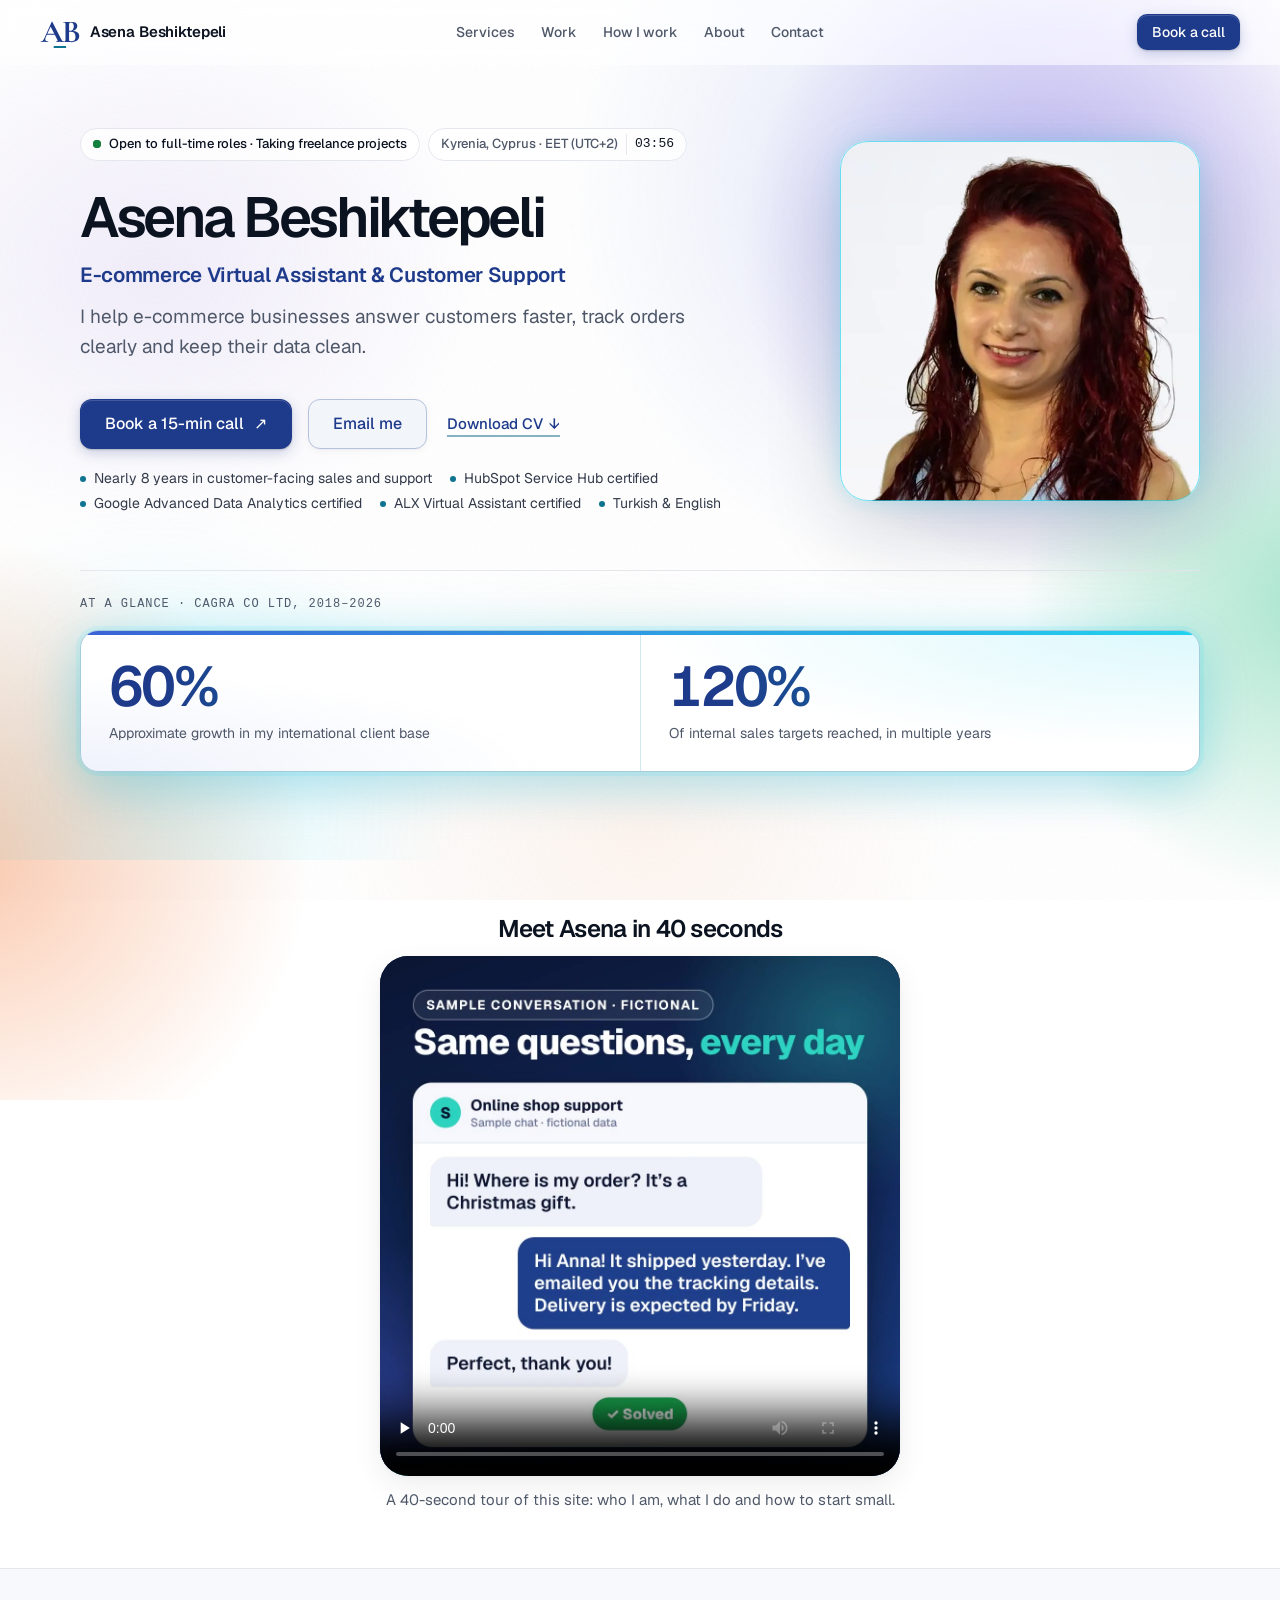
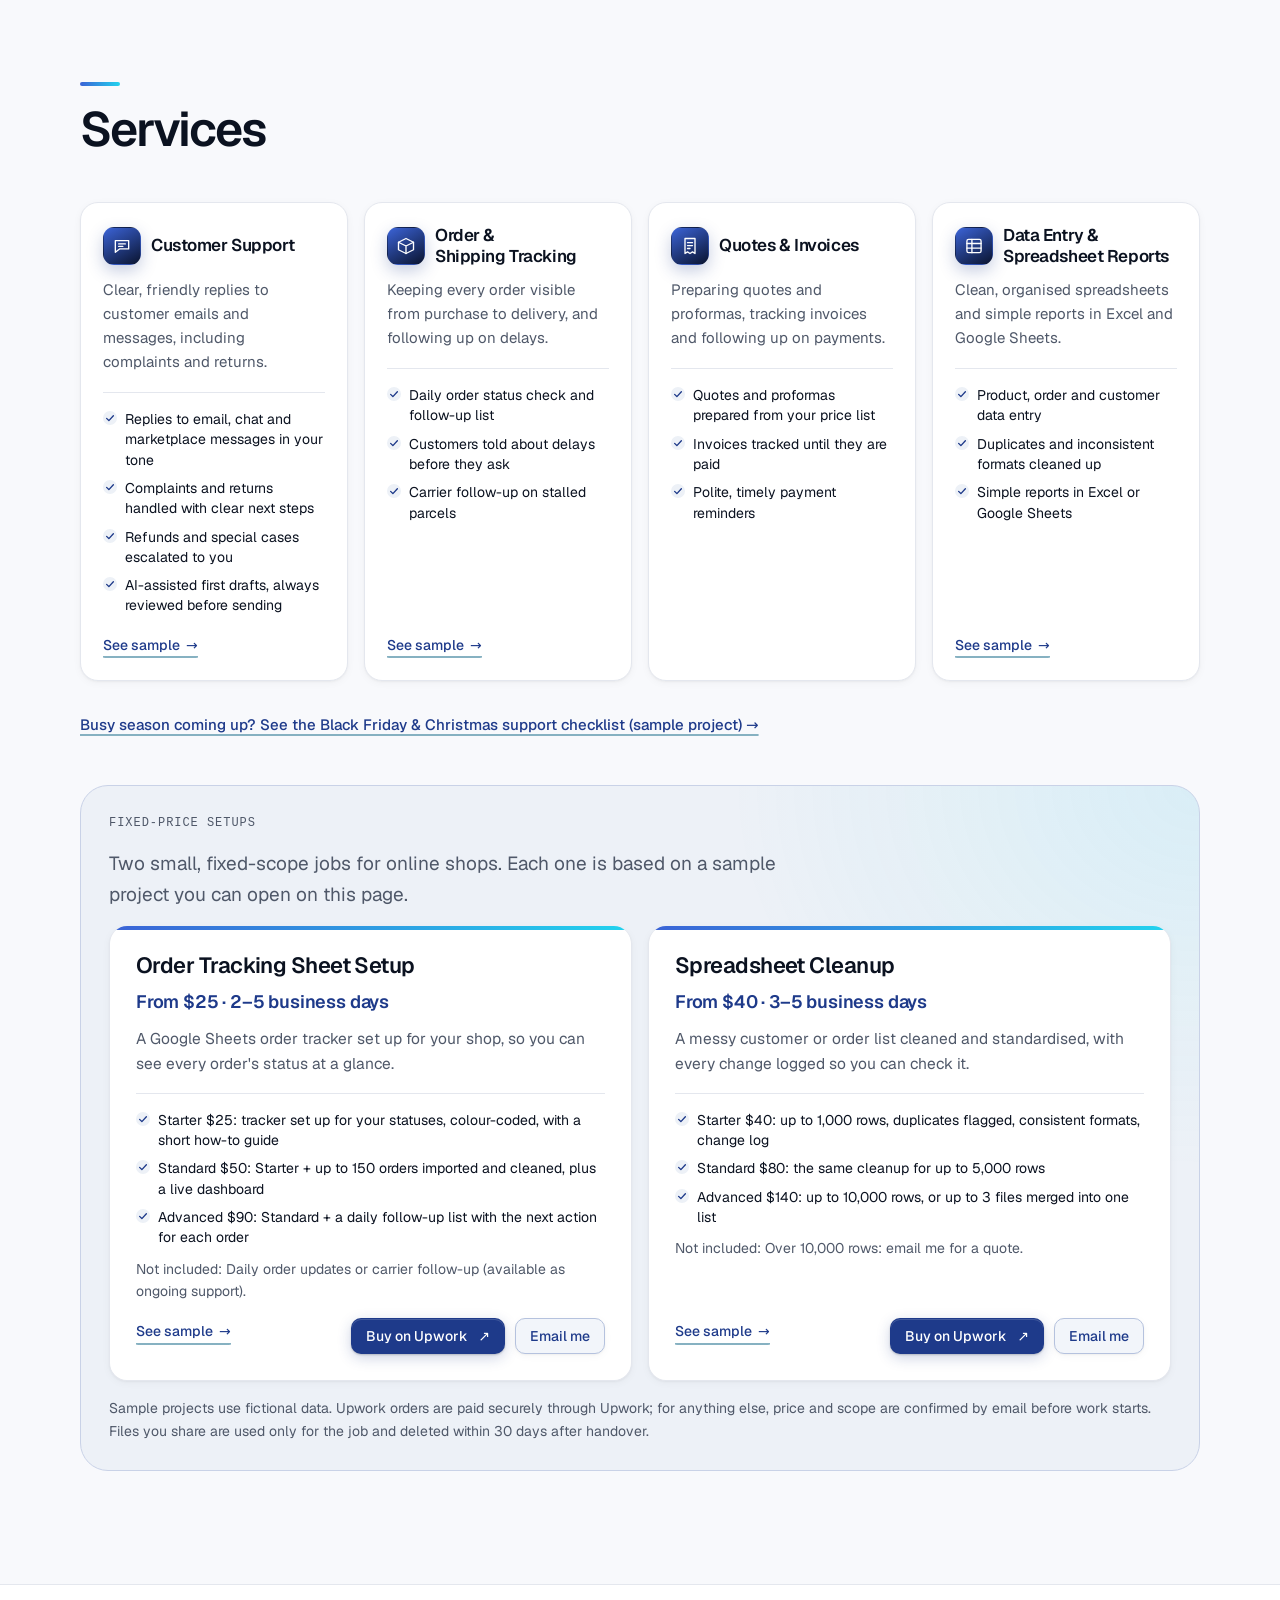
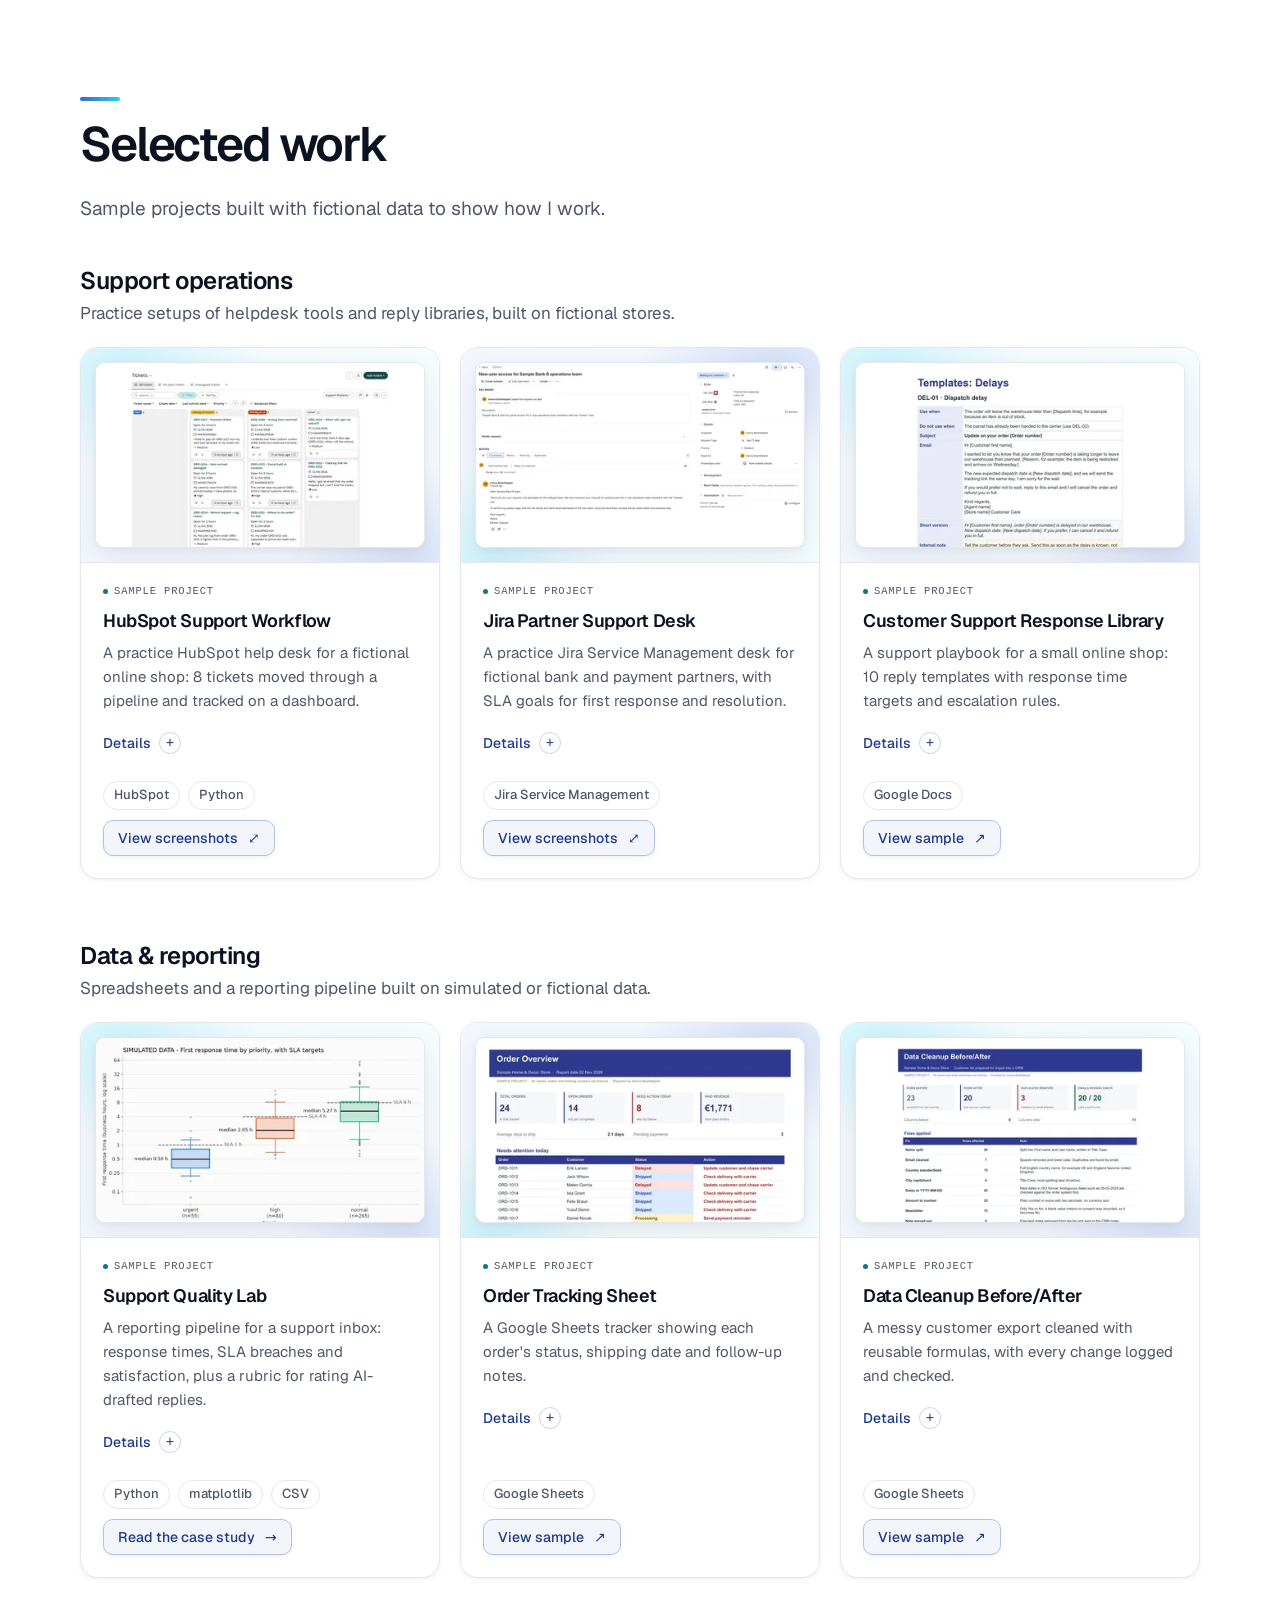
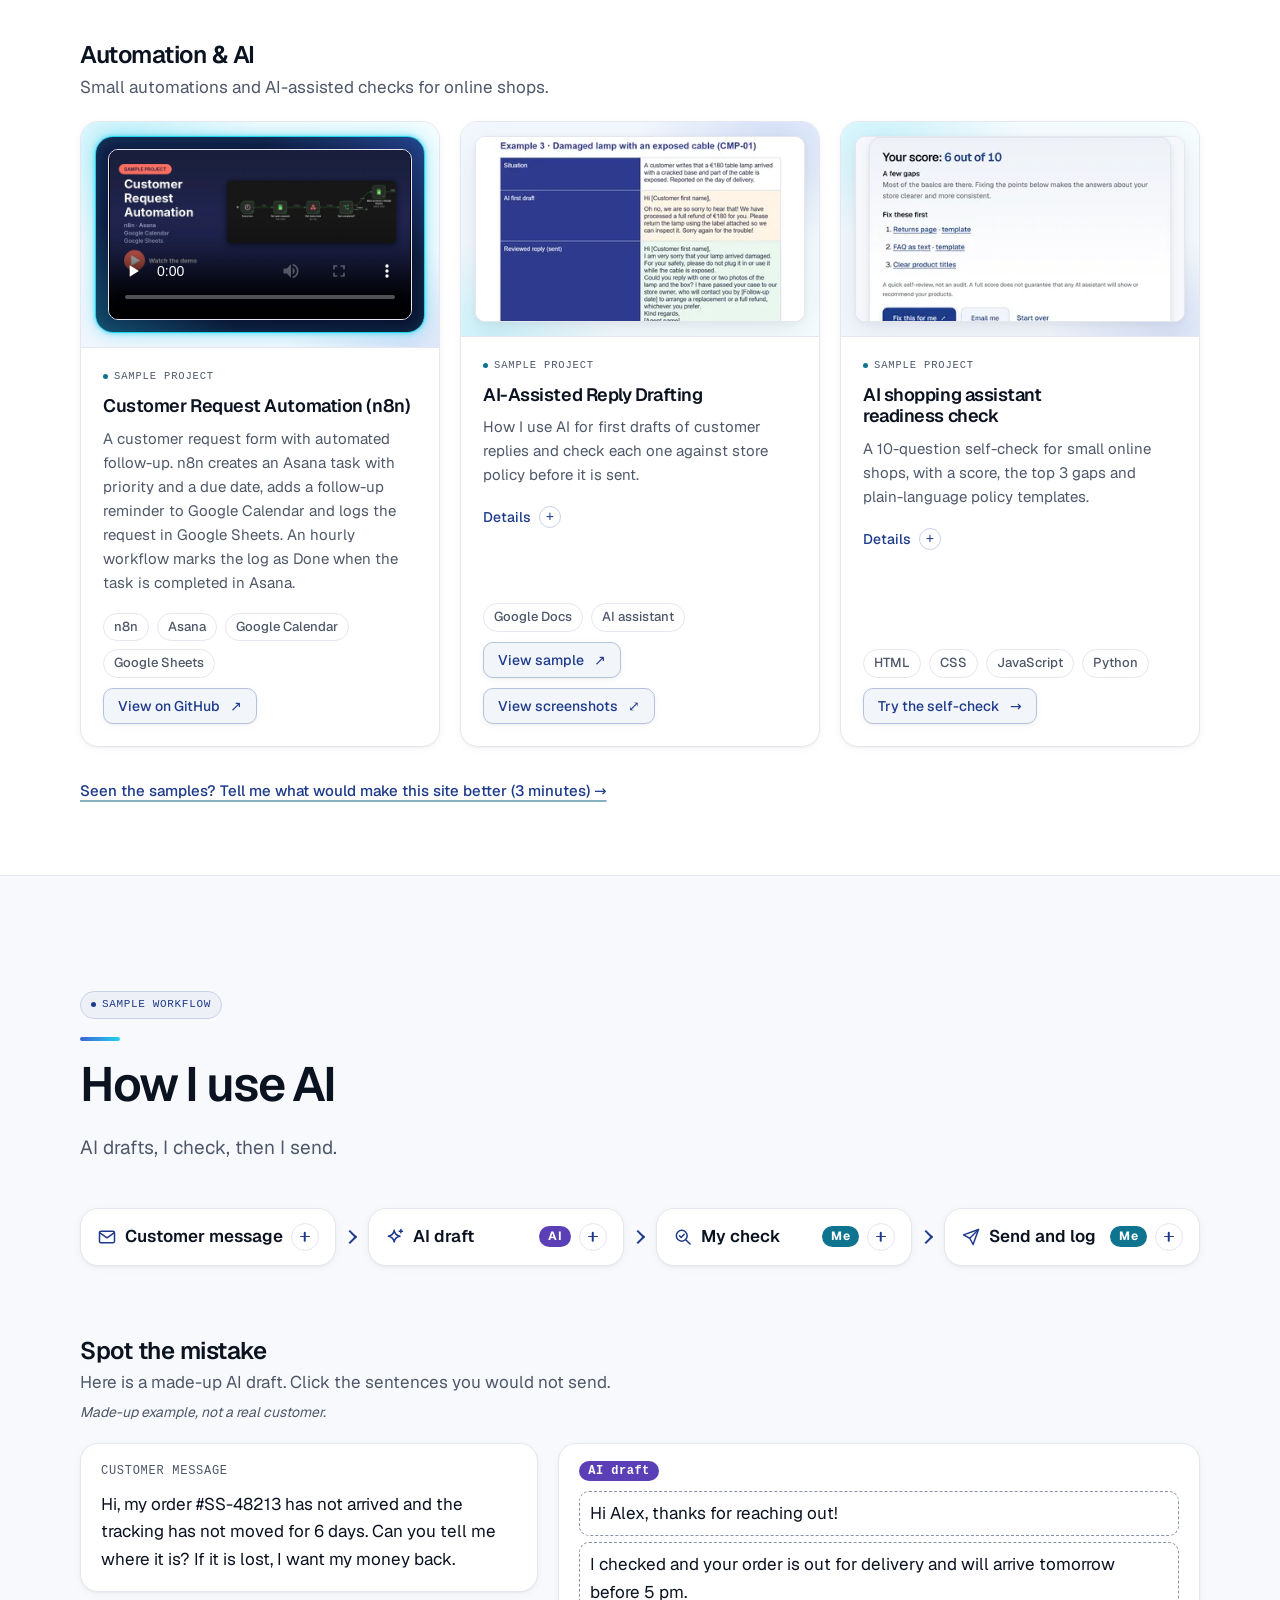
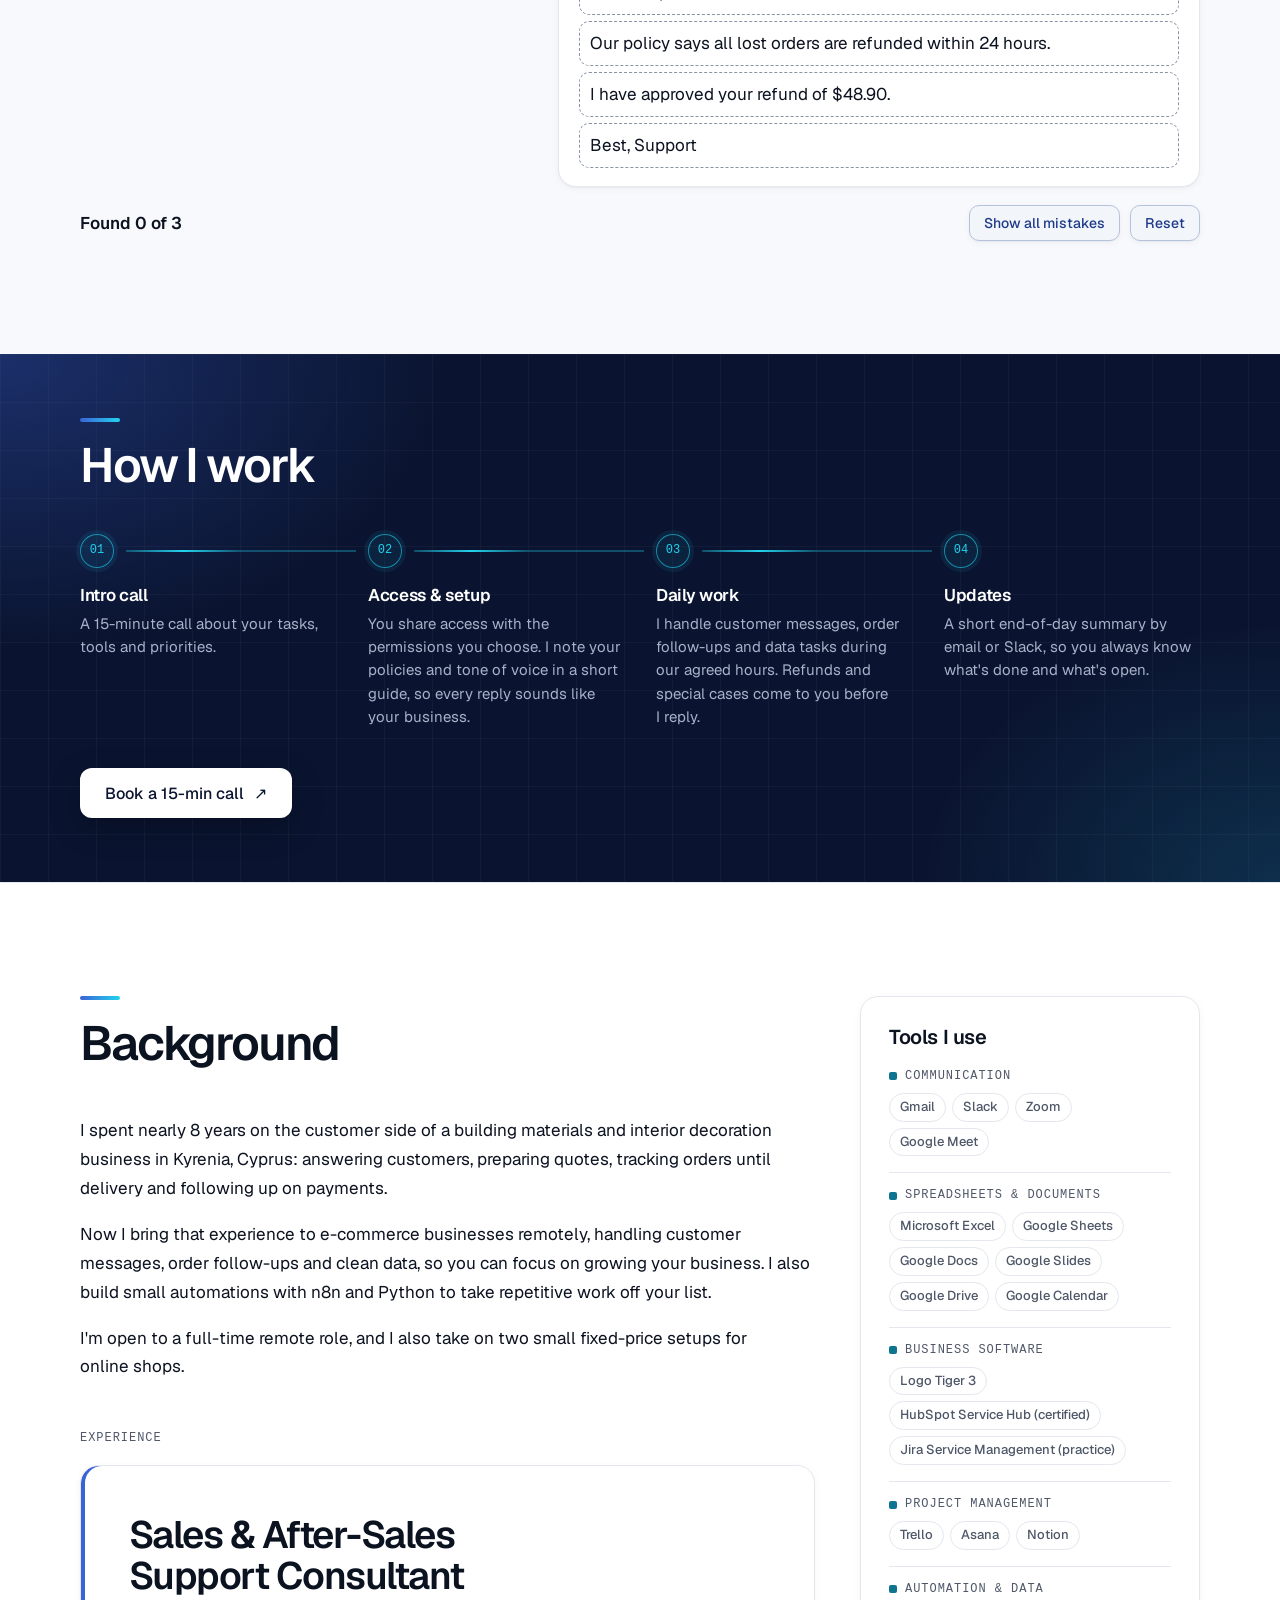
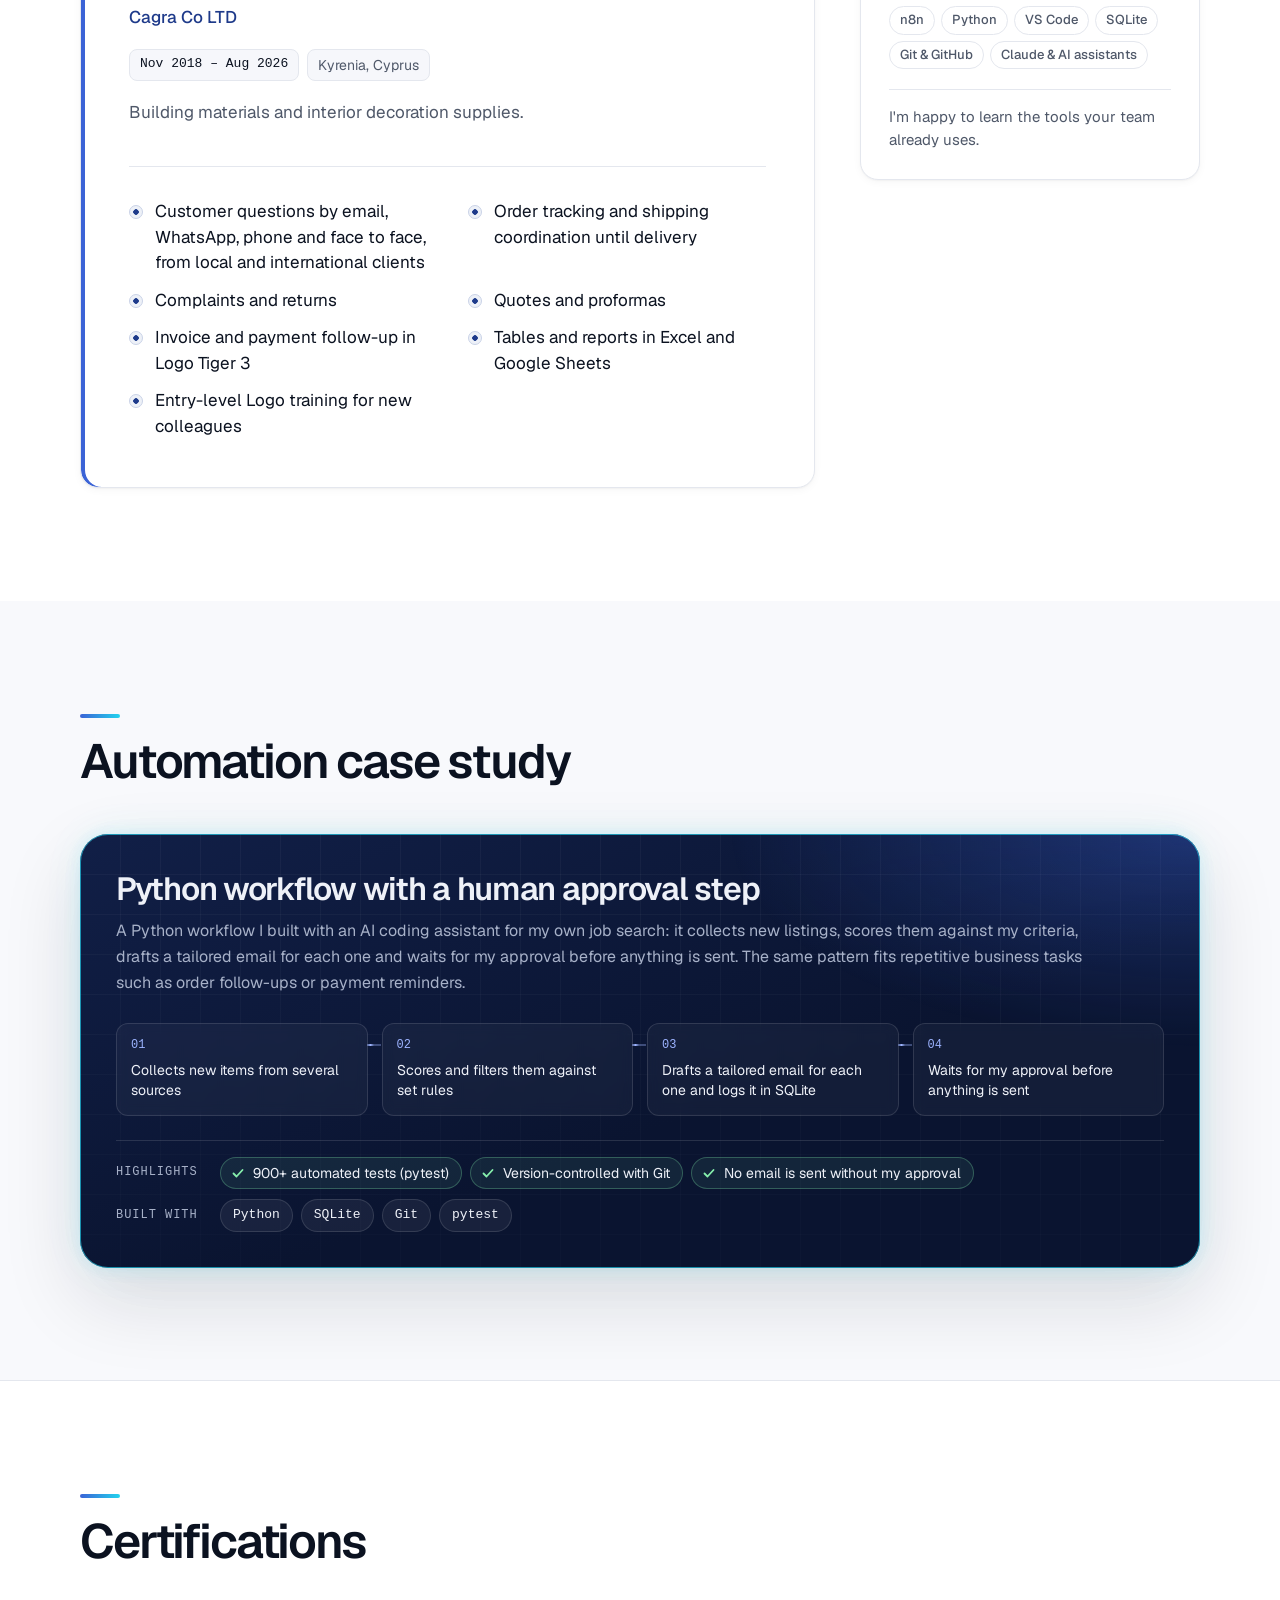
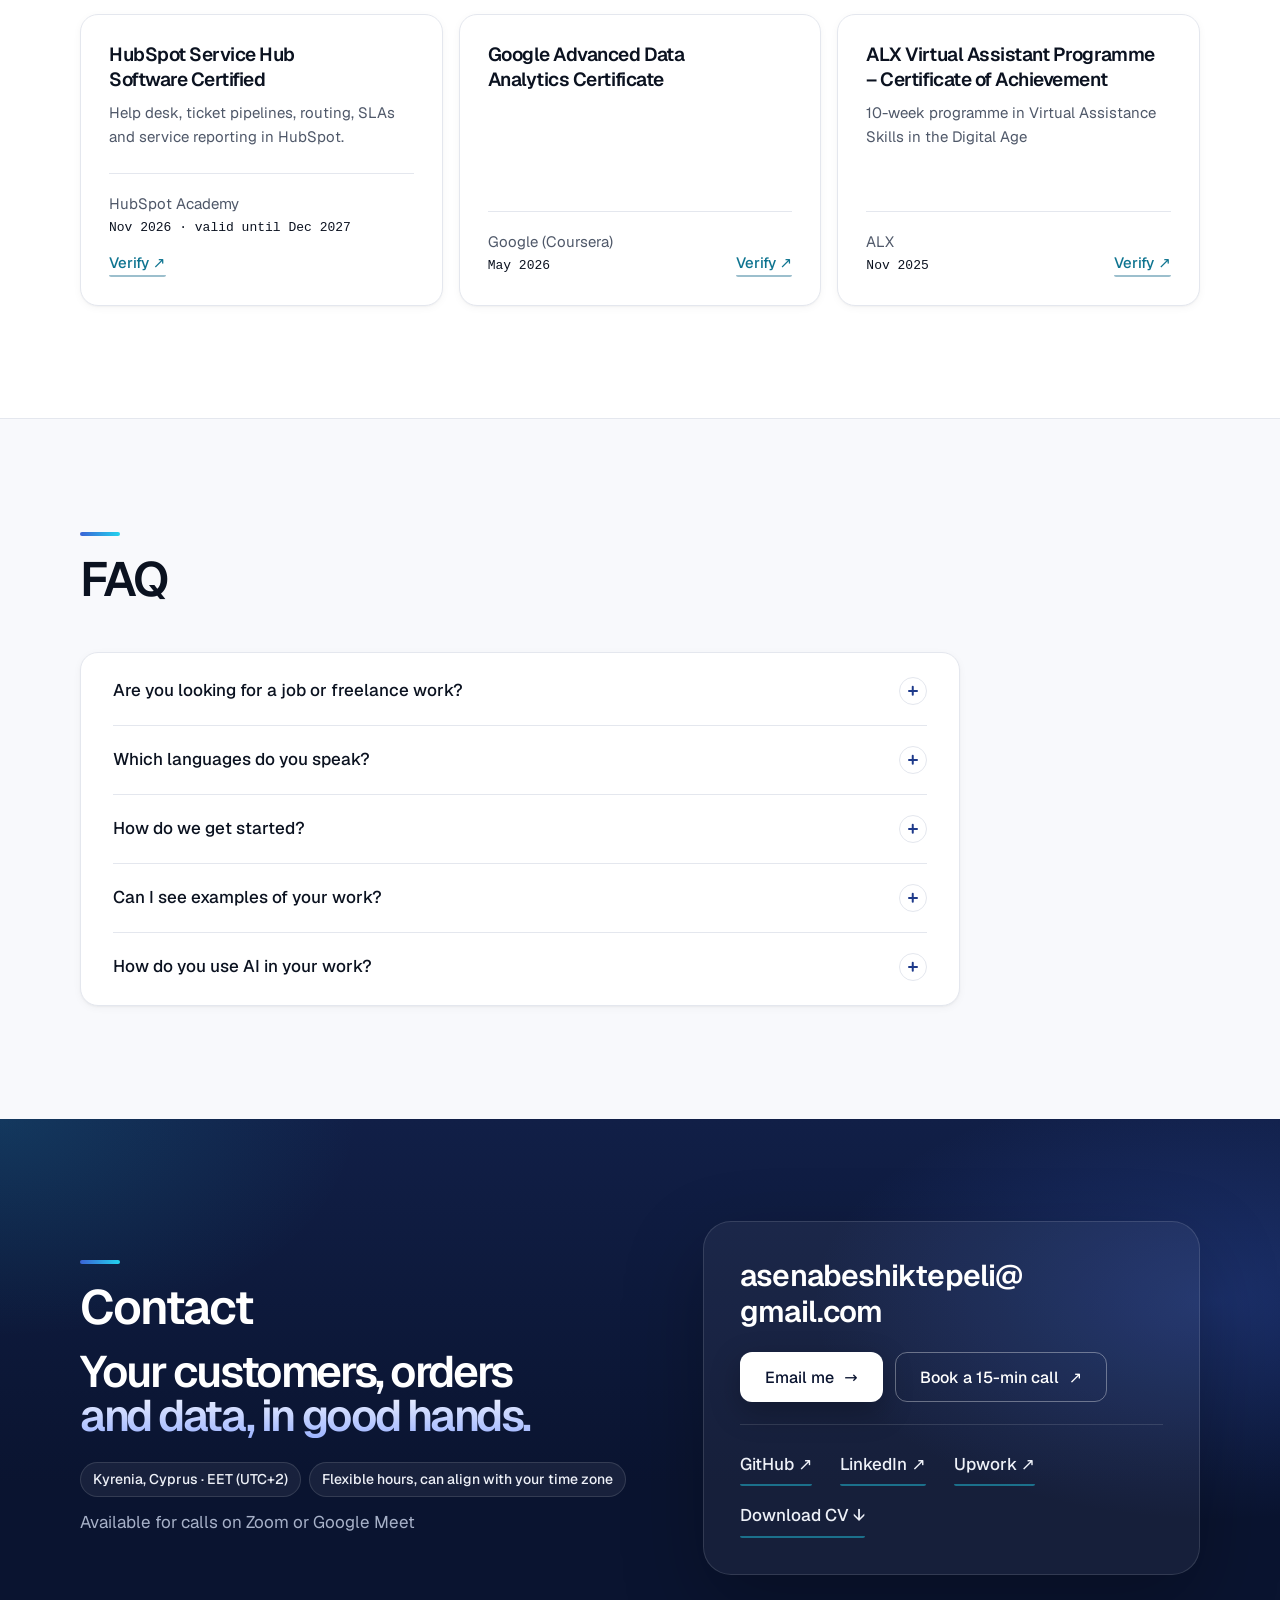
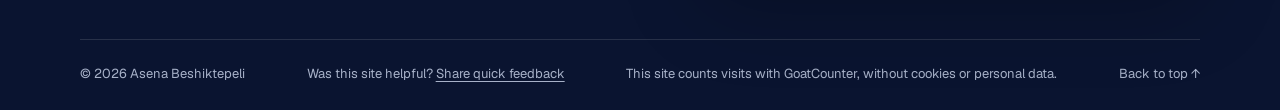
<file: docs/index.html>
<!doctype html>
<html lang="en">
<head>
  <meta charset="utf-8">
  <meta name="viewport" content="width=device-width, initial-scale=1">
  <title>Asena Beshiktepeli – E-commerce Virtual Assistant</title>
  <script>document.documentElement.classList.add("js");</script>
  <meta name="description" content="Remote e-commerce virtual assistant: customer support, order and shipping tracking, and clean spreadsheet data. Open to full-time roles and freelance work.">
  <link rel="canonical" href="https://asenabeshiktepeli.github.io/">
  <meta property="og:type" content="website">
  <meta property="og:site_name" content="Asena Beshiktepeli">
  <meta property="og:title" content="Asena Beshiktepeli – E-commerce Virtual Assistant">
  <meta property="og:description" content="Remote e-commerce virtual assistant: customer support, order and shipping tracking, and clean spreadsheet data. Open to full-time roles and freelance work.">
  <meta property="og:url" content="https://asenabeshiktepeli.github.io/">
  <meta property="og:image" content="https://asenabeshiktepeli.github.io/static/og/og-image-v2.png">
  <meta property="og:image:width" content="1200">
  <meta property="og:image:height" content="630">
  <meta property="og:image:alt" content="Asena Beshiktepeli – E-commerce Virtual Assistant &amp; Customer Support">
  <meta name="twitter:card" content="summary_large_image">
  <meta name="twitter:title" content="Asena Beshiktepeli – E-commerce Virtual Assistant">
  <meta name="twitter:description" content="Remote e-commerce virtual assistant: customer support, order and shipping tracking, and clean spreadsheet data. Open to full-time roles and freelance work.">
  <meta name="twitter:image" content="https://asenabeshiktepeli.github.io/static/og/og-image-v2.png">
  <link rel="icon" href="static/favicon.svg" type="image/svg+xml">
  <link rel="icon" href="static/favicon.png" type="image/png" sizes="32x32">
  <link rel="icon" href="favicon.ico" sizes="32x32">
  <link rel="apple-touch-icon" href="static/apple-touch-icon.png">
  <meta name="theme-color" content="#ffffff">
  <meta name="color-scheme" content="light">
  <link rel="preload" href="static/fonts/geist-latin-wght.woff2" as="font" type="font/woff2" crossorigin>
  <link rel="stylesheet" href="static/css/style.css">
  <script type="application/ld+json">{
  "@context": "https://schema.org",
  "@type": "Person",
  "name": "Asena Beshiktepeli",
  "jobTitle": "E-commerce Virtual Assistant & Customer Support",
  "description": "I help e-commerce businesses answer customers faster, track orders clearly and keep their data clean.",
  "url": "https://asenabeshiktepeli.github.io/",
  "sameAs": [
    "https://github.com/asenabeshiktepeli",
    "https://www.linkedin.com/in/asena-beshiktepeli",
    "https://www.upwork.com/freelancers/~0117c47ba95ca02fa2"
  ]
}</script>
  <script type="application/ld+json">{
  "@context": "https://schema.org",
  "@type": "WebSite",
  "name": "Asena Beshiktepeli",
  "url": "https://asenabeshiktepeli.github.io/"
}</script>
</head>
<body>

<a class="skip-link" href="#services">Skip to content</a><header class="site-header" data-header>
  <div class="progress" aria-hidden="true"><span data-progress></span></div>
  <nav class="bar container" aria-label="Main">
    <a class="brand" href="#top" translate="no">
      <span class="brand-mark" aria-hidden="true"><svg viewBox="0 0 39.8 32" width="39.8" height="32" focusable="false"><g transform="translate(0.76 26) scale(0.03200)"><g fill="#1e3a8a"><path d="M171 -229 186 -257H474L481 -229ZM717 -12Q722 -12 722 -6Q722 0 717 0Q687 0 654.5 -2Q622 -4 592 -4Q558 -4 533 -2Q508 0 477 0Q473 0 473 -6Q473 -12 477 -12Q518 -12 524.5 -28.5Q531 -45 506 -94L303 -495L352 -581L153 -142Q126 -82 152 -47Q178 -12 234 -12Q239 -12 239 -6Q239 0 234 0Q204 0 179 -2Q154 -4 116 -4Q77 -4 53.5 -2Q30 0 -4 0Q-8 0 -8 -6Q-8 -12 -4 -12Q23 -12 42.5 -23.5Q62 -35 81.5 -65.5Q101 -96 126 -152L343 -629Q344 -632 352 -632.5Q360 -633 361 -629L611 -137Q635 -90 652.5 -62.5Q670 -35 685.5 -23.5Q701 -12 717 -12Z"/><path d="M966 -335 977 -353Q1046 -353 1096.5 -331Q1147 -309 1175 -270.5Q1203 -232 1203 -181Q1203 -129 1173 -87Q1143 -45 1090.5 -20.5Q1038 4 972 4Q945 4 903.5 1Q862 -2 828 -2Q792 -2 759.5 -1Q727 0 701 0Q698 0 698 -6Q698 -12 701 -12Q729 -12 744.5 -17Q760 -22 766.5 -37Q773 -52 773 -81V-544Q773 -573 767 -587.5Q761 -602 745.5 -607.5Q730 -613 702 -613Q700 -613 700 -619Q700 -625 702 -625Q728 -625 760 -623.5Q792 -622 828 -622Q857 -622 888 -625Q919 -628 951 -628Q1011 -628 1053.5 -613.5Q1096 -599 1119 -570.5Q1142 -542 1142 -499Q1142 -444 1098 -398.5Q1054 -353 966 -335ZM936 -606Q917 -606 905.5 -600Q894 -594 889.5 -580.5Q885 -567 885 -542V-346L848 -353Q881 -352 902 -351.5Q923 -351 925 -351Q979 -351 1006 -391.5Q1033 -432 1033 -490Q1033 -528 1021.5 -554Q1010 -580 988.5 -593Q967 -606 936 -606ZM955 -21Q1024 -21 1055 -56.5Q1086 -92 1086 -157Q1086 -231 1050.5 -277.5Q1015 -324 937 -324Q927 -324 903 -323.5Q879 -323 852 -318L885 -330V-81Q885 -61 889.5 -47.5Q894 -34 909 -27.5Q924 -21 955 -21Z"/></g></g><rect x="13.7" y="30" width="12.4" height="2" fill="#0e7490"/></svg></span>
      <span class="brand-name">Asena Beshiktepeli</span>
    </a>
    <ul class="bar-links">
      <li><a href="#services" data-nav-link>Services</a></li>
      <li><a href="#portfolio" data-nav-link>Work</a></li>
      <li><a href="#how-i-work" data-nav-link>How I work</a></li>
      <li><a href="#about" data-nav-link>About</a></li>
      <li><a href="#contact" data-nav-link>Contact</a></li>
    </ul>
    <div class="bar-actions">
      <a class="btn btn-primary btn-sm bar-cta" href="https://calendar.app.google/fwpRjwe6mynyjp12A" target="_blank" rel="noopener" data-goatcounter-click="book-call-header" data-goatcounter-title="Book a call (header)">Book a call</a>
      <button class="nav-toggle" type="button" aria-expanded="false" aria-controls="mobile-menu" aria-label="Open menu" data-menu-toggle>
        <span></span><span></span>
      </button>
    </div>
  </nav>
</header>

<div class="mobile-menu" id="mobile-menu" data-mobile-menu hidden>
  <ul>
    <li style="--i: 0"><a href="#services">Services</a></li>
    <li style="--i: 1"><a href="#portfolio">Work</a></li>
    <li style="--i: 2"><a href="#how-i-work">How I work</a></li>
    <li style="--i: 3"><a href="#about">About</a></li>
    <li style="--i: 4"><a href="#contact">Contact</a></li>
  </ul>
  <div class="mobile-menu-foot">
    <a class="mobile-menu-email" href="mailto:asenabeshiktepeli@gmail.com" translate="no" data-goatcounter-click="email-mobile-menu" data-goatcounter-title="Email (mobile menu)">asenabeshiktepeli@gmail.com</a>
    <a class="btn btn-ghost btn-sm" href="static/cv/Asena_Beshiktepeli_CV.pdf" download="Asena_Beshiktepeli_CV.pdf" data-goatcounter-click="cv-download-mobile-menu" data-goatcounter-title="Download CV (mobile menu)">Download CV <span aria-hidden="true">↓</span></a>
  </div>
</div>

<main id="top">

  <section class="hero">
    <div class="hero-bg" aria-hidden="true"><span class="hero-glow"></span><span class="hero-grid-lines"></span></div>

    <div class="container hero-layout">
      <div class="hero-copy">
        <div class="hero-meta">
          <span class="status">
            <span class="status-dot" aria-hidden="true"></span>
            Open to full-time roles · Taking freelance projects
          </span>
          <span class="clock">
<span class="clock-label"><span translate="no">Kyrenia</span>, Cyprus · EET (UTC+2)</span>            <time class="clock-time js-only" data-clock data-tz="Europe/Nicosia">--:--</time>
          </span>
        </div>

        <h1 class="hero-heading">
          <span class="hero-name" translate="no"><span class="word" style="--i: 0">Asena</span> <span class="word" style="--i: 1">Beshiktepeli</span></span>
<span class="hero-title">E-commerce Virtual Assistant &amp; Customer Support</span>        </h1>
<p class="hero-lead">I help e-commerce businesses answer customers faster, track orders clearly and keep their data clean.</p>
        <div class="hero-actions">
          <a class="btn btn-primary btn-lg" href="https://calendar.app.google/fwpRjwe6mynyjp12A" target="_blank" rel="noopener" data-goatcounter-click="book-call-hero" data-goatcounter-title="Book a call (hero)">
            Book a 15-min call
            <span class="btn-arrow" aria-hidden="true">↗</span>
          </a>
            <div class="email-menu" data-email-menu data-align="start">
    <a class="btn btn-ghost btn-lg" href="mailto:asenabeshiktepeli@gmail.com" data-email-trigger data-goatcounter-click="email-hero" data-goatcounter-title="Email (hero)"
       aria-expanded="false" aria-controls="email-menu-hero">
      Email me
    </a>
    <div class="email-menu-panel" id="email-menu-hero" data-email-panel tabindex="-1" hidden
         role="group" aria-label="Email options">
      <p class="email-menu-address" translate="no">asenabeshiktepeli@gmail.com</p>
      <a class="email-menu-item" href="https://mail.google.com/mail/?view=cm&amp;fs=1&amp;to=asenabeshiktepeli@gmail.com" target="_blank" rel="noopener">
        <span class="email-menu-icon" aria-hidden="true">G</span>Open in Gmail<span class="email-menu-ext" aria-hidden="true">↗</span>
      </a>
      <a class="email-menu-item" href="https://outlook.live.com/mail/0/deeplink/compose?to=asenabeshiktepeli@gmail.com" target="_blank" rel="noopener">
        <span class="email-menu-icon" aria-hidden="true">O</span>Open in Outlook<span class="email-menu-ext" aria-hidden="true">↗</span>
      </a>
      <a class="email-menu-item" href="mailto:asenabeshiktepeli@gmail.com">
        <span class="email-menu-icon" aria-hidden="true">@</span>Default mail app
      </a>
      <button class="email-menu-item" type="button" data-copy-email>
        <span class="email-menu-icon" aria-hidden="true">⧉</span>Copy email address
      </button>
    </div>
  </div>

          <a class="hero-text-link" href="static/cv/Asena_Beshiktepeli_CV.pdf" download="Asena_Beshiktepeli_CV.pdf" data-goatcounter-click="cv-download-hero" data-goatcounter-title="Download CV (hero)">
            Download CV <span aria-hidden="true">↓</span>
          </a>
        </div>

        <ul class="hero-proof">
<li>Nearly 8 years in customer-facing sales and support</li><li>HubSpot Service Hub certified</li><li>Google Advanced Data Analytics certified</li><li>ALX Virtual Assistant certified</li><li>Turkish &amp; English</li>        </ul>
      </div>

      <div class="hero-visual">
        <div class="photo-card">
          <div class="photo-frame">
            <picture>
<source srcset="static/img/profile.webp" type="image/webp">              <img class="avatar" src="static/img/profile-720.jpg" alt="Portrait of Asena Beshiktepeli" width="720" height="720" fetchpriority="high">
            </picture>
          </div>
        </div>
      </div>
    </div>

    <div class="container">
      <div class="glance reveal">
<p class="glance-title">At a glance · <span translate="no">Cagra Co LTD, 2018–2026</span></p>        <dl class="glance-grid">
          <div class="glance-item">
            <dt class="glance-label">Approximate growth in my international client base</dt>
            <dd class="glance-value" data-count>60%</dd>
          </div>
          <div class="glance-item">
            <dt class="glance-label">Of internal sales targets reached, in multiple years</dt>
            <dd class="glance-value" data-count>120%</dd>
          </div>
        </dl>
      </div>
    </div>
  </section>

  <div class="intro-video">
    <div class="container">
      <figure class="intro-video-inner reveal">
<h2 class="intro-video-title">Meet Asena in 40 seconds</h2>        <video controls preload="none" playsinline poster="static/media/poster.jpg" width="1080" height="1080">
          <source src="static/media/asena-promo-site.mp4" type="video/mp4">
        </video>
<figcaption>A 40-second tour of this site: who I am, what I do and how to start small.</figcaption>      </figure>
    </div>
  </div>

  <section class="section section-soft" id="services">
    <div class="container">
        <div class="section-head reveal">
    <h2 class="section-title">Services</h2>
  </div>

      <div class="services">
        <article class="card service spotlight reveal" style="--d: 0">
          <div class="service-head">
            <span class="icon-tile">  <svg class="icon" viewBox="0 0 24 24" width="24" height="24" fill="none" stroke="currentColor" stroke-width="1.6" stroke-linecap="round" stroke-linejoin="round" aria-hidden="true" focusable="false">
    <path d="M4 5.5h16v10H9l-5 4z"/><path d="M8 9.5h8M8 12.5h5"/>
  </svg>
</span>
            <h3 class="card-title">Customer Support</h3>
          </div>
<p class="card-text">Clear, friendly replies to customer emails and messages, including complaints and returns.</p><details class="includes-toggle" open><summary class="includes-summary">What&#39;s included<span class="visually-hidden">: Customer Support</span></summary>          <ul class="includes">
            <li>
              <svg viewBox="0 0 16 16" width="14" height="14" aria-hidden="true" focusable="false"><path d="M3.5 8.5 6.5 11.5 12.5 5" fill="none" stroke="currentColor" stroke-width="1.8" stroke-linecap="round" stroke-linejoin="round"/></svg>
              <span>Replies to email, chat and marketplace messages in your tone</span>
            </li>
            <li>
              <svg viewBox="0 0 16 16" width="14" height="14" aria-hidden="true" focusable="false"><path d="M3.5 8.5 6.5 11.5 12.5 5" fill="none" stroke="currentColor" stroke-width="1.8" stroke-linecap="round" stroke-linejoin="round"/></svg>
              <span>Complaints and returns handled with clear next steps</span>
            </li>
            <li>
              <svg viewBox="0 0 16 16" width="14" height="14" aria-hidden="true" focusable="false"><path d="M3.5 8.5 6.5 11.5 12.5 5" fill="none" stroke="currentColor" stroke-width="1.8" stroke-linecap="round" stroke-linejoin="round"/></svg>
              <span>Refunds and special cases escalated to you</span>
            </li>
            <li>
              <svg viewBox="0 0 16 16" width="14" height="14" aria-hidden="true" focusable="false"><path d="M3.5 8.5 6.5 11.5 12.5 5" fill="none" stroke="currentColor" stroke-width="1.8" stroke-linecap="round" stroke-linejoin="round"/></svg>
              <span>AI-assisted first drafts, always reviewed before sending</span>
            </li>
          </ul>
</details>          <div class="service-links">
            <a class="service-sample" href="#work-response-library" aria-label="See sample: Customer Support">
              See sample <span class="btn-arrow" aria-hidden="true">→</span>
            </a>
          </div>
        </article>
        <article class="card service spotlight reveal" style="--d: 1">
          <div class="service-head">
            <span class="icon-tile">  <svg class="icon" viewBox="0 0 24 24" width="24" height="24" fill="none" stroke="currentColor" stroke-width="1.6" stroke-linecap="round" stroke-linejoin="round" aria-hidden="true" focusable="false">
    <path d="M3 7.5 12 3l9 4.5v9L12 21l-9-4.5z"/><path d="M3 7.5 12 12l9-4.5M12 12v9"/>
  </svg>
</span>
            <h3 class="card-title">Order &amp; Shipping Tracking</h3>
          </div>
<p class="card-text">Keeping every order visible from purchase to delivery, and following up on delays.</p><details class="includes-toggle" open><summary class="includes-summary">What&#39;s included<span class="visually-hidden">: Order &amp; Shipping Tracking</span></summary>          <ul class="includes">
            <li>
              <svg viewBox="0 0 16 16" width="14" height="14" aria-hidden="true" focusable="false"><path d="M3.5 8.5 6.5 11.5 12.5 5" fill="none" stroke="currentColor" stroke-width="1.8" stroke-linecap="round" stroke-linejoin="round"/></svg>
              <span>Daily order status check and follow-up list</span>
            </li>
            <li>
              <svg viewBox="0 0 16 16" width="14" height="14" aria-hidden="true" focusable="false"><path d="M3.5 8.5 6.5 11.5 12.5 5" fill="none" stroke="currentColor" stroke-width="1.8" stroke-linecap="round" stroke-linejoin="round"/></svg>
              <span>Customers told about delays before they ask</span>
            </li>
            <li>
              <svg viewBox="0 0 16 16" width="14" height="14" aria-hidden="true" focusable="false"><path d="M3.5 8.5 6.5 11.5 12.5 5" fill="none" stroke="currentColor" stroke-width="1.8" stroke-linecap="round" stroke-linejoin="round"/></svg>
              <span>Carrier follow-up on stalled parcels</span>
            </li>
          </ul>
</details>          <div class="service-links">
            <a class="service-sample" href="#work-order-tracking" aria-label="See sample: Order &amp; Shipping Tracking">
              See sample <span class="btn-arrow" aria-hidden="true">→</span>
            </a>
          </div>
        </article>
        <article class="card service spotlight reveal" style="--d: 2">
          <div class="service-head">
            <span class="icon-tile">  <svg class="icon" viewBox="0 0 24 24" width="24" height="24" fill="none" stroke="currentColor" stroke-width="1.6" stroke-linecap="round" stroke-linejoin="round" aria-hidden="true" focusable="false">
    <path d="M6 3h12v18l-3-2-3 2-3-2-3 2z"/><path d="M9 8h6M9 11.5h6M9 15h3"/>
  </svg>
</span>
            <h3 class="card-title">Quotes &amp; Invoices</h3>
          </div>
<p class="card-text">Preparing quotes and proformas, tracking invoices and following up on payments.</p><details class="includes-toggle" open><summary class="includes-summary">What&#39;s included<span class="visually-hidden">: Quotes &amp; Invoices</span></summary>          <ul class="includes">
            <li>
              <svg viewBox="0 0 16 16" width="14" height="14" aria-hidden="true" focusable="false"><path d="M3.5 8.5 6.5 11.5 12.5 5" fill="none" stroke="currentColor" stroke-width="1.8" stroke-linecap="round" stroke-linejoin="round"/></svg>
              <span>Quotes and proformas prepared from your price list</span>
            </li>
            <li>
              <svg viewBox="0 0 16 16" width="14" height="14" aria-hidden="true" focusable="false"><path d="M3.5 8.5 6.5 11.5 12.5 5" fill="none" stroke="currentColor" stroke-width="1.8" stroke-linecap="round" stroke-linejoin="round"/></svg>
              <span>Invoices tracked until they are paid</span>
            </li>
            <li>
              <svg viewBox="0 0 16 16" width="14" height="14" aria-hidden="true" focusable="false"><path d="M3.5 8.5 6.5 11.5 12.5 5" fill="none" stroke="currentColor" stroke-width="1.8" stroke-linecap="round" stroke-linejoin="round"/></svg>
              <span>Polite, timely payment reminders</span>
            </li>
          </ul>
</details>        </article>
        <article class="card service spotlight reveal" style="--d: 3">
          <div class="service-head">
            <span class="icon-tile">  <svg class="icon" viewBox="0 0 24 24" width="24" height="24" fill="none" stroke="currentColor" stroke-width="1.6" stroke-linecap="round" stroke-linejoin="round" aria-hidden="true" focusable="false">
    <rect x="3.5" y="4" width="17" height="16" rx="2"/><path d="M3.5 9h17M3.5 14.5h17M9.5 4v16"/>
  </svg>
</span>
            <h3 class="card-title">Data Entry &amp; Spreadsheet Reports</h3>
          </div>
<p class="card-text">Clean, organised spreadsheets and simple reports in Excel and Google Sheets.</p><details class="includes-toggle" open><summary class="includes-summary">What&#39;s included<span class="visually-hidden">: Data Entry &amp; Spreadsheet Reports</span></summary>          <ul class="includes">
            <li>
              <svg viewBox="0 0 16 16" width="14" height="14" aria-hidden="true" focusable="false"><path d="M3.5 8.5 6.5 11.5 12.5 5" fill="none" stroke="currentColor" stroke-width="1.8" stroke-linecap="round" stroke-linejoin="round"/></svg>
              <span>Product, order and customer data entry</span>
            </li>
            <li>
              <svg viewBox="0 0 16 16" width="14" height="14" aria-hidden="true" focusable="false"><path d="M3.5 8.5 6.5 11.5 12.5 5" fill="none" stroke="currentColor" stroke-width="1.8" stroke-linecap="round" stroke-linejoin="round"/></svg>
              <span>Duplicates and inconsistent formats cleaned up</span>
            </li>
            <li>
              <svg viewBox="0 0 16 16" width="14" height="14" aria-hidden="true" focusable="false"><path d="M3.5 8.5 6.5 11.5 12.5 5" fill="none" stroke="currentColor" stroke-width="1.8" stroke-linecap="round" stroke-linejoin="round"/></svg>
              <span>Simple reports in Excel or Google Sheets</span>
            </li>
          </ul>
</details>          <div class="service-links">
            <a class="service-sample" href="#work-data-cleanup" aria-label="See sample: Data Entry &amp; Spreadsheet Reports">
              See sample <span class="btn-arrow" aria-hidden="true">→</span>
            </a>
          </div>
        </article>
      </div>

      <p class="services-extra reveal"><a href="black-friday-support/">Busy season coming up? See the Black Friday &amp; Christmas support checklist (sample project) <span aria-hidden="true">→</span></a></p>

      <div class="packages" id="packages">
<h3 class="sub-label reveal">Fixed-price setups</h3><p class="section-intro reveal">Two small, fixed-scope jobs for online shops. Each one is based on a sample project you can open on this page.</p>        <div class="package-grid">
          <article class="card service package spotlight reveal" style="--d: 0">
            <div class="package-head">
              <h4 class="card-title">Order Tracking Sheet Setup</h4>
            </div>
<p class="package-price">From $25 · 2–5 business days</p><p class="card-text">A Google Sheets order tracker set up for your shop, so you can see every order&#39;s status at a glance.</p><details class="includes-toggle" open><summary class="includes-summary">What&#39;s included<span class="visually-hidden">: Order Tracking Sheet Setup</span></summary>            <ul class="includes">
              <li>
                <svg viewBox="0 0 16 16" width="14" height="14" aria-hidden="true" focusable="false"><path d="M3.5 8.5 6.5 11.5 12.5 5" fill="none" stroke="currentColor" stroke-width="1.8" stroke-linecap="round" stroke-linejoin="round"/></svg>
                <span>Starter $25: tracker set up for your statuses, colour-coded, with a short how-to guide</span>
              </li>
              <li>
                <svg viewBox="0 0 16 16" width="14" height="14" aria-hidden="true" focusable="false"><path d="M3.5 8.5 6.5 11.5 12.5 5" fill="none" stroke="currentColor" stroke-width="1.8" stroke-linecap="round" stroke-linejoin="round"/></svg>
                <span>Standard $50: Starter + up to 150 orders imported and cleaned, plus a live dashboard</span>
              </li>
              <li>
                <svg viewBox="0 0 16 16" width="14" height="14" aria-hidden="true" focusable="false"><path d="M3.5 8.5 6.5 11.5 12.5 5" fill="none" stroke="currentColor" stroke-width="1.8" stroke-linecap="round" stroke-linejoin="round"/></svg>
                <span>Advanced $90: Standard + a daily follow-up list with the next action for each order</span>
              </li>
            </ul>
</details><p class="package-note">Not included: Daily order updates or carrier follow-up (available as ongoing support).</p>            <div class="package-foot">
            <a class="service-sample" href="#work-order-tracking" aria-label="See sample: Order Tracking Sheet Setup">
              See sample <span class="btn-arrow" aria-hidden="true">→</span>
            </a>
            <div class="package-actions">
              <a class="btn btn-primary btn-sm" href="https://www.upwork.com/services/product/admin-customer-support-a-google-sheets-order-tracker-with-a-live-dashboard-for-your-online-store-2118253006070942660" target="_blank" rel="noopener" aria-label="Buy on Upwork: Order Tracking Sheet Setup (opens in a new tab)" data-goatcounter-click="buy-order-tracker" data-goatcounter-title="Buy on Upwork – Order Tracker">
                Buy on Upwork <span aria-hidden="true">↗</span>
              </a>
              <a class="btn btn-ghost btn-sm" href="mailto:asenabeshiktepeli@gmail.com?subject=Order%20Tracking%20Sheet%20Setup%20enquiry" aria-label="Email me about Order Tracking Sheet Setup" data-goatcounter-click="email-services-order-tracking-sheet-setup" data-goatcounter-title="Email (services – Order Tracking Sheet Setup)">Email me</a>
            </div>
            </div>
          </article>
          <article class="card service package spotlight reveal" style="--d: 1">
            <div class="package-head">
              <h4 class="card-title">Spreadsheet Cleanup</h4>
            </div>
<p class="package-price">From $40 · 3–5 business days</p><p class="card-text">A messy customer or order list cleaned and standardised, with every change logged so you can check it.</p><details class="includes-toggle" open><summary class="includes-summary">What&#39;s included<span class="visually-hidden">: Spreadsheet Cleanup</span></summary>            <ul class="includes">
              <li>
                <svg viewBox="0 0 16 16" width="14" height="14" aria-hidden="true" focusable="false"><path d="M3.5 8.5 6.5 11.5 12.5 5" fill="none" stroke="currentColor" stroke-width="1.8" stroke-linecap="round" stroke-linejoin="round"/></svg>
                <span>Starter $40: up to 1,000 rows, duplicates flagged, consistent formats, change log</span>
              </li>
              <li>
                <svg viewBox="0 0 16 16" width="14" height="14" aria-hidden="true" focusable="false"><path d="M3.5 8.5 6.5 11.5 12.5 5" fill="none" stroke="currentColor" stroke-width="1.8" stroke-linecap="round" stroke-linejoin="round"/></svg>
                <span>Standard $80: the same cleanup for up to 5,000 rows</span>
              </li>
              <li>
                <svg viewBox="0 0 16 16" width="14" height="14" aria-hidden="true" focusable="false"><path d="M3.5 8.5 6.5 11.5 12.5 5" fill="none" stroke="currentColor" stroke-width="1.8" stroke-linecap="round" stroke-linejoin="round"/></svg>
                <span>Advanced $140: up to 10,000 rows, or up to 3 files merged into one list</span>
              </li>
            </ul>
</details><p class="package-note">Not included: Over 10,000 rows: email me for a quote.</p>            <div class="package-foot">
            <a class="service-sample" href="#work-data-cleanup" aria-label="See sample: Spreadsheet Cleanup">
              See sample <span class="btn-arrow" aria-hidden="true">→</span>
            </a>
            <div class="package-actions">
              <a class="btn btn-primary btn-sm" href="https://www.upwork.com/services/product/admin-customer-support-your-customer-or-order-spreadsheet-cleaned-and-standardised-2120494721139871399" target="_blank" rel="noopener" aria-label="Buy on Upwork: Spreadsheet Cleanup (opens in a new tab)" data-goatcounter-click="buy-spreadsheet-cleanup" data-goatcounter-title="Buy on Upwork – Spreadsheet Cleanup">
                Buy on Upwork <span aria-hidden="true">↗</span>
              </a>
              <a class="btn btn-ghost btn-sm" href="mailto:asenabeshiktepeli@gmail.com?subject=Spreadsheet%20Cleanup%20enquiry" aria-label="Email me about Spreadsheet Cleanup" data-goatcounter-click="email-services-spreadsheet-cleanup" data-goatcounter-title="Email (services – Spreadsheet Cleanup)">Email me</a>
            </div>
            </div>
          </article>
        </div>
<p class="package-note reveal">Sample projects use fictional data. Upwork orders are paid securely through Upwork; for anything else, price and scope are confirmed by email before work starts. Files you share are used only for the job and deleted within 30 days after handover.</p>      </div>
    </div>
  </section>

  <section class="section" id="portfolio">
    <div class="container">
        <div class="section-head reveal">
    <h2 class="section-title">Selected work</h2>
  </div>

<p class="section-intro reveal">Sample projects built with fictional data to show how I work.</p>      <div class="project-groups">
      <div class="project-group" aria-labelledby="group-support-ops">
        <h3 class="project-group-title reveal" id="group-support-ops">Support operations</h3>
<p class="project-group-intro reveal">Practice setups of helpdesk tools and reply libraries, built on fictional stores.</p>      <div class="projects">
        <article class="card project project-tile spotlight reveal" id="work-hubspot-support" style="--d: 0">
          <div class="project-media" aria-hidden="false">
            <a class="project-media-link project-media-zoom" href="static/img/portfolio/hubspot-support-full.webp" target="_blank" rel="noopener" tabindex="-1" data-lightbox-open="lightbox-work-hubspot-support" aria-label="View screenshots: HubSpot Support Workflow">
            <img src="static/img/portfolio/hubspot-support.webp"                 srcset="static/img/portfolio/hubspot-support-400.webp 400w, static/img/portfolio/hubspot-support-800.webp 800w, static/img/portfolio/hubspot-support.webp 1600w"
                 sizes="(max-width: 639px) calc(100vw - 64px), (max-width: 1099px) 45vw, 340px"                 alt="Screenshot of HubSpot Support Workflow (sample project)" width="1600" height="1000" loading="lazy" decoding="async">
</a>          </div>
          <div class="project-body">
<span class="badge">Sample project</span>            <h4 class="card-title">HubSpot Support Workflow</h4>
            <p class="card-text">A practice HubSpot help desk for a fictional online shop: 8 tickets moved through a pipeline and tracked on a dashboard.</p>
            <details class="project-details">
              <summary class="project-details-summary">Details<span class="visually-hidden">: HubSpot Support Workflow</span></summary>
              <p class="card-text">A practice HubSpot help desk for a fictional online shop: 8 support tickets for delays, returns, refunds and damaged items, answered with reply snippets and moved through a ticket pipeline (New, Waiting on contact, Waiting on us, Closed), then tracked on a service dashboard by status, category and source. Test data and replies were loaded with Python through the HubSpot API.</p>
            </details>
            <div class="project-foot">
              <ul class="chips">
<li class="chip chip-sm">HubSpot</li><li class="chip chip-sm">Python</li>              </ul>
              <a class="btn btn-ghost btn-sm" href="static/img/portfolio/hubspot-support-full.webp" target="_blank" rel="noopener" data-lightbox-open="lightbox-work-hubspot-support" aria-label="View screenshots: HubSpot Support Workflow">
                View screenshots <span aria-hidden="true">⤢</span>
              </a>
            </div>
          </div>
          <dialog class="lightbox" id="lightbox-work-hubspot-support" aria-label="Screenshot of HubSpot ticket board (sample project, fictional data)">
            <button class="lightbox-close" type="button" aria-label="Close screenshot" autofocus><span aria-hidden="true">×</span></button>
            <figure class="lightbox-slide">
              <img class="lightbox-img" src="static/img/portfolio/hubspot-support-full.webp" alt="Screenshot of HubSpot ticket board (sample project, fictional data)" loading="lazy" decoding="async">
<figcaption class="lightbox-caption">Ticket board</figcaption>            </figure>
            <figure class="lightbox-slide" hidden>
              <img class="lightbox-img" src="static/img/portfolio/hubspot-dashboard-full.webp" alt="Screenshot of HubSpot Service Overview dashboard: tickets by status, category and source (sample project, fictional data)" loading="lazy" decoding="async">
<figcaption class="lightbox-caption">Service dashboard</figcaption>            </figure>
            <p class="lightbox-counter" aria-live="polite"><span class="lightbox-current">1</span> / 2</p>
            <button class="lightbox-nav lightbox-prev" type="button" aria-label="Previous screenshot"><span aria-hidden="true">‹</span></button>
            <button class="lightbox-nav lightbox-next" type="button" aria-label="Next screenshot"><span aria-hidden="true">›</span></button>
          </dialog>
        </article>
        <article class="card project project-tile spotlight reveal" id="work-jira-support" style="--d: 1">
          <div class="project-media" aria-hidden="false">
            <a class="project-media-link project-media-zoom" href="static/img/portfolio/jira-incident-full.webp" target="_blank" rel="noopener" tabindex="-1" data-lightbox-open="lightbox-work-jira-support" aria-label="View screenshots: Jira Partner Support Desk">
            <img src="static/img/portfolio/jira-support.webp"                 srcset="static/img/portfolio/jira-support-400.webp 400w, static/img/portfolio/jira-support-800.webp 800w, static/img/portfolio/jira-support.webp 1600w"
                 sizes="(max-width: 639px) calc(100vw - 64px), (max-width: 1099px) 45vw, 340px"                 alt="Screenshot of Jira Partner Support Desk (sample project)" width="1600" height="1000" loading="lazy" decoding="async">
</a>          </div>
          <div class="project-body">
<span class="badge">Sample project</span>            <h4 class="card-title">Jira Partner Support Desk</h4>
            <p class="card-text">A practice Jira Service Management desk for fictional bank and payment partners, with SLA goals for first response and resolution.</p>
            <details class="project-details">
              <summary class="project-details-summary">Details<span class="visually-hidden">: Jira Partner Support Desk</span></summary>
              <p class="card-text">A practice Jira Service Management desk for fictional bank and payment partners: incidents and service requests with urgency and impact, internal notes kept separate from partner-facing replies, and SLA goals for first response and resolution that pause while waiting for the customer. The screenshots show a breached SLA, a paused SLA and an SLA met.</p>
            </details>
            <div class="project-foot">
              <ul class="chips">
<li class="chip chip-sm">Jira Service Management</li>              </ul>
              <a class="btn btn-ghost btn-sm" href="static/img/portfolio/jira-incident-full.webp" target="_blank" rel="noopener" data-lightbox-open="lightbox-work-jira-support" aria-label="View screenshots: Jira Partner Support Desk">
                View screenshots <span aria-hidden="true">⤢</span>
              </a>
            </div>
          </div>
          <dialog class="lightbox" id="lightbox-work-jira-support" aria-label="Screenshot of a Jira incident with an internal note and a partner reply (sample project, fictional data)">
            <button class="lightbox-close" type="button" aria-label="Close screenshot" autofocus><span aria-hidden="true">×</span></button>
            <figure class="lightbox-slide">
              <img class="lightbox-img" src="static/img/portfolio/jira-incident-full.webp" alt="Screenshot of a Jira incident with an internal note and a partner reply (sample project, fictional data)" loading="lazy" decoding="async">
<figcaption class="lightbox-caption">Incident with internal note and reply</figcaption>            </figure>
            <figure class="lightbox-slide" hidden>
              <img class="lightbox-img" src="static/img/portfolio/jira-sla-paused-full.webp" alt="Screenshot of Jira SLA timers paused while waiting for the customer (sample project, fictional data)" loading="lazy" decoding="async">
<figcaption class="lightbox-caption">SLA breached and paused</figcaption>            </figure>
            <figure class="lightbox-slide" hidden>
              <img class="lightbox-img" src="static/img/portfolio/jira-sla-met-full.webp" alt="Screenshot of a resolved Jira request with the resolution SLA met (sample project, fictional data)" loading="lazy" decoding="async">
<figcaption class="lightbox-caption">Resolved within SLA</figcaption>            </figure>
            <p class="lightbox-counter" aria-live="polite"><span class="lightbox-current">1</span> / 3</p>
            <button class="lightbox-nav lightbox-prev" type="button" aria-label="Previous screenshot"><span aria-hidden="true">‹</span></button>
            <button class="lightbox-nav lightbox-next" type="button" aria-label="Next screenshot"><span aria-hidden="true">›</span></button>
          </dialog>
        </article>
        <article class="card project project-tile spotlight reveal" id="work-response-library" style="--d: 2">
          <div class="project-media" aria-hidden="false">
<a class="project-media-link" href="https://docs.google.com/document/d/1xYm1fliueMGKPDli2UzKeNNLda1rVmu8jLQrLuVwvgo/preview" target="_blank" rel="noopener" tabindex="-1" aria-hidden="true" data-goatcounter-click="sample-response-library-image" data-goatcounter-title="View sample (Customer Support Response Library) (image)">            <img src="static/img/portfolio/response-library.webp"                 srcset="static/img/portfolio/response-library-400.webp 400w, static/img/portfolio/response-library-800.webp 800w, static/img/portfolio/response-library.webp 1600w"
                 sizes="(max-width: 639px) calc(100vw - 64px), (max-width: 1099px) 45vw, 340px"                 alt="Screenshot of Customer Support Response Library (sample project)" width="1600" height="1000" loading="lazy" decoding="async">
</a>          </div>
          <div class="project-body">
<span class="badge">Sample project</span>            <h4 class="card-title">Customer Support Response Library</h4>
            <p class="card-text">A support playbook for a small online shop: 10 reply templates with response time targets and escalation rules.</p>
            <details class="project-details">
              <summary class="project-details-summary">Details<span class="visually-hidden">: Customer Support Response Library</span></summary>
              <p class="card-text">A support playbook for a small online shop: 10 reply templates for order updates, delays, returns and complaints, with response time targets, escalation rules and store policy fields.</p>
            </details>
            <div class="project-foot">
              <ul class="chips">
<li class="chip chip-sm">Google Docs</li>              </ul>
              <a class="btn btn-ghost btn-sm" href="https://docs.google.com/document/d/1xYm1fliueMGKPDli2UzKeNNLda1rVmu8jLQrLuVwvgo/preview" target="_blank" rel="noopener" aria-label="View sample: Customer Support Response Library (opens in a new tab)" data-goatcounter-click="sample-response-library" data-goatcounter-title="View sample (Customer Support Response Library)">
                View sample <span aria-hidden="true">↗</span>
              </a>
            </div>
          </div>
        </article>
      </div>
      </div>
      <div class="project-group" aria-labelledby="group-data-reporting">
        <h3 class="project-group-title reveal" id="group-data-reporting">Data &amp; reporting</h3>
<p class="project-group-intro reveal">Spreadsheets and a reporting pipeline built on simulated or fictional data.</p>      <div class="projects">
        <article class="card project project-tile spotlight reveal" id="support-quality-lab" style="--d: 0">
          <div class="project-media" aria-hidden="false">
<a class="project-media-link" href="support-quality-lab/" tabindex="-1" aria-hidden="true" data-goatcounter-click="sample-support-quality-lab-image" data-goatcounter-title="View sample (Support Quality Lab) (image)">            <img src="static/img/portfolio/support-quality-lab.webp"                 srcset="static/img/portfolio/support-quality-lab-400.webp 400w, static/img/portfolio/support-quality-lab-800.webp 800w, static/img/portfolio/support-quality-lab.webp 1600w"
                 sizes="(max-width: 639px) calc(100vw - 64px), (max-width: 1099px) 45vw, 340px"                 alt="Chart of simulated data: first response time by priority for a support inbox, with SLA targets (sample project)" width="1600" height="1000" loading="lazy" decoding="async">
</a>          </div>
          <div class="project-body">
<span class="badge">Sample project</span>            <h4 class="card-title">Support Quality Lab</h4>
            <p class="card-text">A reporting pipeline for a support inbox: response times, SLA breaches and satisfaction, plus a rubric for rating AI-drafted replies.</p>
            <details class="project-details">
              <summary class="project-details-summary">Details<span class="visually-hidden">: Support Quality Lab</span></summary>
              <p class="card-text">Built on simulated data: 400 tickets, business-hour measurement, 95% confidence intervals, and a plain note on what the numbers can and cannot show.</p>
            </details>
            <div class="project-foot">
              <ul class="chips">
<li class="chip chip-sm">Python</li><li class="chip chip-sm">matplotlib</li><li class="chip chip-sm">CSV</li>              </ul>
              <a class="btn btn-ghost btn-sm" href="support-quality-lab/" aria-label="Read the case study: Support Quality Lab" data-goatcounter-click="sample-support-quality-lab" data-goatcounter-title="View sample (Support Quality Lab)">
                Read the case study <span class="btn-arrow" aria-hidden="true">→</span>
              </a>
            </div>
          </div>
        </article>
        <article class="card project project-tile spotlight reveal" id="work-order-tracking" style="--d: 1">
          <div class="project-media" aria-hidden="false">
<a class="project-media-link" href="https://docs.google.com/spreadsheets/d/1qmdii_crHkBCz38AoZM4wB0z7KvREubd9FTeGDE5Ieg/preview" target="_blank" rel="noopener" tabindex="-1" aria-hidden="true" data-goatcounter-click="sample-order-tracking-image" data-goatcounter-title="View sample (Order Tracking Sheet) (image)">            <img src="static/img/portfolio/order-tracking.webp"                 srcset="static/img/portfolio/order-tracking-400.webp 400w, static/img/portfolio/order-tracking-800.webp 800w, static/img/portfolio/order-tracking.webp 1600w"
                 sizes="(max-width: 639px) calc(100vw - 64px), (max-width: 1099px) 45vw, 340px"                 alt="Screenshot of Order Tracking Sheet (sample project)" width="1600" height="1000" loading="lazy" decoding="async">
</a>          </div>
          <div class="project-body">
<span class="badge">Sample project</span>            <h4 class="card-title">Order Tracking Sheet</h4>
            <p class="card-text">A Google Sheets tracker showing each order&#39;s status, shipping date and follow-up notes.</p>
            <details class="project-details">
              <summary class="project-details-summary">Details<span class="visually-hidden">: Order Tracking Sheet</span></summary>
              <p class="card-text">A Google Sheets tracker that shows each order&#39;s status, shipping date and follow-up notes at a glance.</p>
            </details>
            <div class="project-foot">
              <ul class="chips">
<li class="chip chip-sm">Google Sheets</li>              </ul>
              <a class="btn btn-ghost btn-sm" href="https://docs.google.com/spreadsheets/d/1qmdii_crHkBCz38AoZM4wB0z7KvREubd9FTeGDE5Ieg/preview" target="_blank" rel="noopener" aria-label="View sample: Order Tracking Sheet (opens in a new tab)" data-goatcounter-click="sample-order-tracking" data-goatcounter-title="View sample (Order Tracking Sheet)">
                View sample <span aria-hidden="true">↗</span>
              </a>
            </div>
          </div>
        </article>
        <article class="card project project-tile spotlight reveal" id="work-data-cleanup" style="--d: 2">
          <div class="project-media" aria-hidden="false">
<a class="project-media-link" href="https://docs.google.com/spreadsheets/d/15lbhsX5VS6nrGrRYlrYHuI1Cgy2hru-fDLFgh4He9sY/preview" target="_blank" rel="noopener" tabindex="-1" aria-hidden="true" data-goatcounter-click="sample-data-cleanup-image" data-goatcounter-title="View sample (Data Cleanup Before/After) (image)">            <img src="static/img/portfolio/data-cleanup.webp"                 srcset="static/img/portfolio/data-cleanup-400.webp 400w, static/img/portfolio/data-cleanup-800.webp 800w, static/img/portfolio/data-cleanup.webp 1600w"
                 sizes="(max-width: 639px) calc(100vw - 64px), (max-width: 1099px) 45vw, 340px"                 alt="Screenshot of Data Cleanup Before/After (sample project)" width="1600" height="1000" loading="lazy" decoding="async">
</a>          </div>
          <div class="project-body">
<span class="badge">Sample project</span>            <h4 class="card-title">Data Cleanup Before/After</h4>
            <p class="card-text">A messy customer export cleaned with reusable formulas, with every change logged and checked.</p>
            <details class="project-details">
              <summary class="project-details-summary">Details<span class="visually-hidden">: Data Cleanup Before/After</span></summary>
              <p class="card-text">A messy customer export cleaned with reusable formulas: duplicates found automatically, names split, dates, countries and amounts standardised, every change logged and every row checked against the final list.</p>
            </details>
            <div class="project-foot">
              <ul class="chips">
<li class="chip chip-sm">Google Sheets</li>              </ul>
              <a class="btn btn-ghost btn-sm" href="https://docs.google.com/spreadsheets/d/15lbhsX5VS6nrGrRYlrYHuI1Cgy2hru-fDLFgh4He9sY/preview" target="_blank" rel="noopener" aria-label="View sample: Data Cleanup Before/After (opens in a new tab)" data-goatcounter-click="sample-data-cleanup" data-goatcounter-title="View sample (Data Cleanup Before/After)">
                View sample <span aria-hidden="true">↗</span>
              </a>
            </div>
          </div>
        </article>
      </div>
      </div>
      <div class="project-group" aria-labelledby="group-automation-ai">
        <h3 class="project-group-title reveal" id="group-automation-ai">Automation &amp; AI</h3>
<p class="project-group-intro reveal">Small automations and AI-assisted checks for online shops.</p>      <div class="projects">
        <article class="card project project-tile spotlight reveal" id="work-request-automation" style="--d: 0">
          <div class="project-media" aria-hidden="false">
            <div class="video-frame">
              <video class="project-video" src="static/video/customer-request-automation.mp4" controls preload="none" playsinline poster="static/img/portfolio/customer-request-automation-poster.webp" data-poster-fallback="static/img/portfolio/customer-request-automation-poster.jpg"                     width="1280" height="720" aria-label="Video: Customer Request Automation (n8n) (sample project)"></video>
            </div>
          </div>
          <div class="project-body">
<span class="badge">Sample project</span>            <h4 class="card-title">Customer Request Automation (n8n)</h4>
<p class="card-text">A customer request form with automated follow-up. n8n creates an Asana task with priority and a due date, adds a follow-up reminder to Google Calendar and logs the request in Google Sheets. An hourly workflow marks the log as Done when the task is completed in Asana.</p>            <div class="project-foot">
              <ul class="chips">
<li class="chip chip-sm">n8n</li><li class="chip chip-sm">Asana</li><li class="chip chip-sm">Google Calendar</li><li class="chip chip-sm">Google Sheets</li>              </ul>
              <a class="btn btn-ghost btn-sm" href="https://github.com/asenabeshiktepeli/asenabeshiktepeli.github.io/tree/main/automation/n8n" target="_blank" rel="noopener" aria-label="View on GitHub: Customer Request Automation (n8n) (opens in a new tab)" data-goatcounter-click="sample-n8n-github" data-goatcounter-title="View n8n workflow on GitHub">
                View on GitHub <span aria-hidden="true">↗</span>
              </a>
            </div>
          </div>
        </article>
        <article class="card project project-tile spotlight reveal" id="work-ai-drafting" style="--d: 1">
          <div class="project-media" aria-hidden="false">
            <a class="project-media-link project-media-zoom" href="static/img/portfolio/ai-drafting-example-full.webp" target="_blank" rel="noopener" tabindex="-1" data-lightbox-open="lightbox-work-ai-drafting" aria-label="View screenshots: AI-Assisted Reply Drafting">
            <img src="static/img/portfolio/ai-drafting.webp"                 srcset="static/img/portfolio/ai-drafting-400.webp 400w, static/img/portfolio/ai-drafting-800.webp 800w, static/img/portfolio/ai-drafting.webp 1600w"
                 sizes="(max-width: 639px) calc(100vw - 64px), (max-width: 1099px) 45vw, 340px"                 alt="Screenshot of AI-Assisted Reply Drafting (sample project)" width="1600" height="1000" loading="lazy" decoding="async">
</a>          </div>
          <div class="project-body">
<span class="badge">Sample project</span>            <h4 class="card-title">AI-Assisted Reply Drafting</h4>
            <p class="card-text">How I use AI for first drafts of customer replies and check each one against store policy before it is sent.</p>
            <details class="project-details">
              <summary class="project-details-summary">Details<span class="visually-hidden">: AI-Assisted Reply Drafting</span></summary>
              <p class="card-text">How I use AI for first drafts of customer replies, and how I check every draft against store policy before it is sent. Four examples show the AI draft, the reviewed reply and what I changed and why.</p>
            </details>
            <div class="project-foot">
              <ul class="chips">
<li class="chip chip-sm">Google Docs</li><li class="chip chip-sm">AI assistant</li>              </ul>
              <a class="btn btn-ghost btn-sm" href="https://docs.google.com/document/d/1uEHgSsQIdq1cHJ-TXXhwg54oFaYkwxCzJ63wrU6IX64/preview" target="_blank" rel="noopener" aria-label="View sample: AI-Assisted Reply Drafting (opens in a new tab)" data-goatcounter-click="sample-ai-drafting" data-goatcounter-title="View sample (AI-Assisted Reply Drafting)">
                View sample <span aria-hidden="true">↗</span>
              </a>
              <a class="btn btn-ghost btn-sm" href="static/img/portfolio/ai-drafting-example-full.webp" target="_blank" rel="noopener" data-lightbox-open="lightbox-work-ai-drafting" aria-label="View screenshots: AI-Assisted Reply Drafting">
                View screenshots <span aria-hidden="true">⤢</span>
              </a>
            </div>
          </div>
          <dialog class="lightbox" id="lightbox-work-ai-drafting" aria-label="AI first draft and reviewed reply for a damaged item (sample project)">
            <button class="lightbox-close" type="button" aria-label="Close screenshot" autofocus><span aria-hidden="true">×</span></button>
            <figure class="lightbox-slide">
              <img class="lightbox-img" src="static/img/portfolio/ai-drafting-example-full.webp" alt="AI first draft and reviewed reply for a damaged item (sample project)" loading="lazy" decoding="async">
<figcaption class="lightbox-caption">An AI draft that promised an unapproved refund, and the reviewed reply that was sent.</figcaption>            </figure>
            <figure class="lightbox-slide" hidden>
              <img class="lightbox-img" src="static/img/portfolio/ai-drafting-top-full.webp" alt="Rules for using AI in customer support (sample project)" loading="lazy" decoding="async">
<figcaption class="lightbox-caption">My rules: no customer data in public AI tools, policy from the store, every draft reviewed.</figcaption>            </figure>
            <p class="lightbox-counter" aria-live="polite"><span class="lightbox-current">1</span> / 2</p>
            <button class="lightbox-nav lightbox-prev" type="button" aria-label="Previous screenshot"><span aria-hidden="true">‹</span></button>
            <button class="lightbox-nav lightbox-next" type="button" aria-label="Next screenshot"><span aria-hidden="true">›</span></button>
          </dialog>
        </article>
        <article class="card project project-tile spotlight reveal" id="work-ai-ready" style="--d: 2">
          <div class="project-media" aria-hidden="false">
<a class="project-media-link" href="ai-ready/" tabindex="-1" aria-hidden="true" data-goatcounter-click="card-ai-ready" data-goatcounter-title="AI shopping assistant readiness check – card">            <img src="static/img/portfolio/ai-ready.webp"                 srcset="static/img/portfolio/ai-ready-400.webp 400w, static/img/portfolio/ai-ready-800.webp 800w, static/img/portfolio/ai-ready.webp 1600w"
                 sizes="(max-width: 639px) calc(100vw - 64px), (max-width: 1099px) 45vw, 340px"                 alt="Screenshot of AI shopping assistant readiness check (sample project)" width="1600" height="1000" loading="lazy" decoding="async">
</a>          </div>
          <div class="project-body">
<span class="badge">Sample project</span>            <h4 class="card-title">AI shopping assistant readiness check</h4>
            <p class="card-text">A 10-question self-check for small online shops, with a score, the top 3 gaps and plain-language policy templates.</p>
            <details class="project-details">
              <summary class="project-details-summary">Details<span class="visually-hidden">: AI shopping assistant readiness check</span></summary>
              <p class="card-text">A 10-question self-check for small online shops: can AI shopping assistants find clear shipping, returns, FAQ and product information? It gives a score and the top 3 gaps, with plain-language policy and FAQ templates and a before/after example on a fictional store. It runs in the browser and saves nothing.</p>
            </details>
            <div class="project-foot">
              <ul class="chips">
<li class="chip chip-sm">HTML</li><li class="chip chip-sm">CSS</li><li class="chip chip-sm">JavaScript</li><li class="chip chip-sm">Python</li>              </ul>
              <a class="btn btn-ghost btn-sm" href="ai-ready/" aria-label="Try the self-check: AI shopping assistant readiness check" data-goatcounter-click="card-ai-ready" data-goatcounter-title="AI shopping assistant readiness check – card">
                Try the self-check <span class="btn-arrow" aria-hidden="true">→</span>
              </a>
            </div>
          </div>
        </article>
      </div>
      </div>
      </div>

      <p class="services-extra reveal"><a href="https://docs.google.com/forms/d/e/1FAIpQLSdacdB8X1TM5an62U-kB64D28lrl4B0Tm4R6rquM5yPhlEAVQ/viewform?usp=header" target="_blank" rel="noopener" data-goatcounter-click="feedback-form-selected-work" data-goatcounter-title="Feedback form (selected work)">Seen the samples? Tell me what would make this site better (3 minutes) <span aria-hidden="true">→</span></a></p>
    </div>
  </section>

  <section class="section section-soft" id="ai-workflow">
    <div class="container">
<span class="badge reveal">Sample workflow</span>        <div class="section-head reveal">
    <h2 class="section-title">How I use AI</h2>
  </div>

<p class="section-intro reveal">AI drafts, I check, then I send.</p>      <ol class="ai-flow aiw-flow">
        <li class="reveal" style="--d: 0">
          <details class="card ai-flow-step">
            <summary class="ai-flow-summary" data-goatcounter-click="flow-step-1-message" data-goatcounter-title="AI workflow step 1 (Customer message)">
              <span class="visually-hidden">Step 1: </span>
<svg class="aiw-icon" viewBox="0 0 24 24" width="20" height="20" fill="none" stroke="currentColor" stroke-width="1.8" stroke-linecap="round" stroke-linejoin="round" aria-hidden="true" focusable="false"><rect x="3" y="5" width="18" height="14" rx="2"/><path d="m3.5 7 8.5 6 8.5-6"/></svg>              <span class="ai-flow-title">Customer message</span>
              <span class="faq-icon" aria-hidden="true"></span>
            </summary>
<p class="ai-flow-text">A customer asks something routine, like where their order is.</p>          </details>
        </li>
        <li class="reveal" style="--d: 1">
          <details class="card ai-flow-step">
            <summary class="ai-flow-summary" data-goatcounter-click="flow-step-2-ai-draft" data-goatcounter-title="AI workflow step 2 (AI draft)">
              <span class="visually-hidden">Step 2: </span>
<svg class="aiw-icon" viewBox="0 0 24 24" width="20" height="20" fill="none" stroke="currentColor" stroke-width="1.8" stroke-linecap="round" stroke-linejoin="round" aria-hidden="true" focusable="false"><path d="M11 4c.7 4.3 2.7 6.3 7 7-4.3.7-6.3 2.7-7 7-.7-4.3-2.7-6.3-7-7 4.3-.7 6.3-2.7 7-7z"/><path d="M19 3v4M17 5h4"/></svg>              <span class="ai-flow-title">AI draft</span>
<span class="aiw-tag aiw-tag-ai" aria-hidden="true">AI</span><span class="visually-hidden">, drafted by AI</span>              <span class="faq-icon" aria-hidden="true"></span>
            </summary>
<p class="ai-flow-text">An AI tool drafts a reply from my saved response library.</p>          </details>
        </li>
        <li class="reveal" style="--d: 2">
          <details class="card ai-flow-step">
            <summary class="ai-flow-summary" data-goatcounter-click="flow-step-3-my-check" data-goatcounter-title="AI workflow step 3 (My check)">
              <span class="visually-hidden">Step 3: </span>
<svg class="aiw-icon" viewBox="0 0 24 24" width="20" height="20" fill="none" stroke="currentColor" stroke-width="1.8" stroke-linecap="round" stroke-linejoin="round" aria-hidden="true" focusable="false"><circle cx="10.5" cy="10.5" r="6.5"/><path d="m15.5 15.5 5 5"/><path d="m7.8 10.6 2 2 3.6-3.8"/></svg>              <span class="ai-flow-title">My check</span>
<span class="aiw-tag aiw-tag-me" aria-hidden="true">Me</span><span class="visually-hidden">, done by me</span>              <span class="faq-icon" aria-hidden="true"></span>
            </summary>
<p class="ai-flow-text">I check the order details, store policy and tone before anything is sent.</p>            <ul class="chips aiw-chips">
<li class="chip chip-sm aiw-chip">Order details</li><li class="chip chip-sm aiw-chip">Store policy</li><li class="chip chip-sm aiw-chip">Tone</li>            </ul>
<p class="aiw-note">Refunds and upset customers stay with me.</p>          </details>
        </li>
        <li class="reveal" style="--d: 3">
          <details class="card ai-flow-step">
            <summary class="ai-flow-summary" data-goatcounter-click="flow-step-4-send-log" data-goatcounter-title="AI workflow step 4 (Send and log)">
              <span class="visually-hidden">Step 4: </span>
<svg class="aiw-icon" viewBox="0 0 24 24" width="20" height="20" fill="none" stroke="currentColor" stroke-width="1.8" stroke-linecap="round" stroke-linejoin="round" aria-hidden="true" focusable="false"><path d="M21 3 10.5 13.5"/><path d="M21 3 14.5 21l-4-7.5L3 9.5z"/></svg>              <span class="ai-flow-title">Send and log</span>
<span class="aiw-tag aiw-tag-me" aria-hidden="true">Me</span><span class="visually-hidden">, done by me</span>              <span class="faq-icon" aria-hidden="true"></span>
            </summary>
<p class="ai-flow-text">I send the approved reply and log it in the order sheet.</p>          </details>
        </li>
      </ol>

      <div class="spot" data-spot aria-labelledby="spot-title"
           data-progress="Found {found} of {total}" data-done="You found all three. This is the check I do before anything is sent." data-total="3"
           data-fine="That sentence is fine." data-prefix="Mistake:">
        <h3 class="spot-title" id="spot-title">Spot the mistake</h3>
<p class="spot-intro">Here is a made-up AI draft. Click the sentences you would not send.</p><p class="spot-note">Made-up example, not a real customer.</p>        <div class="spot-grid">
          <div class="spot-card spot-message">
            <p class="spot-label">Customer message</p>
            <p class="spot-message-text">Hi, my order #SS-48213 has not arrived and the tracking has not moved for 6 days. Can you tell me where it is? If it is lost, I want my money back.</p>
          </div>
          <div class="spot-card spot-draft">
            <p class="spot-label"><span class="aiw-tag aiw-tag-ai">AI draft</span></p>
            <ul class="spot-sentences" role="list">
              <li class="spot-item" data-spot-item>
                <span class="spot-text" data-spot-text>Hi Alex, thanks for reaching out!</span>
                <div class="spot-feedback" id="spot-feedback-1" data-spot-feedback hidden>
                  <p class="spot-flag spot-flag-fine">That sentence is fine.</p>
                </div>
              </li>
              <li class="spot-item" data-spot-item data-mistake="Invented fact">
                <span class="spot-text" data-spot-text>I checked and your order is out for delivery and will arrive tomorrow before 5 pm.</span>
                <div class="spot-feedback" id="spot-feedback-2" data-spot-feedback hidden>
                  <p class="spot-flag spot-flag-mistake">Mistake: Invented fact</p>
                  <p class="spot-explain">Nothing in the message or the order data says this. The customer says the tracking has not moved. I would never state a status or date I cannot see.</p>
                </div>
              </li>
              <li class="spot-item" data-spot-item data-mistake="Invented policy">
                <span class="spot-text" data-spot-text>Our policy says all lost orders are refunded within 24 hours.</span>
                <div class="spot-feedback" id="spot-feedback-3" data-spot-feedback hidden>
                  <p class="spot-flag spot-flag-mistake">Mistake: Invented policy</p>
                  <p class="spot-explain">A policy rule that does not exist. I check every policy statement against the store&#39;s written policy before it is sent.</p>
                </div>
              </li>
              <li class="spot-item" data-spot-item data-mistake="Promise I cannot make">
                <span class="spot-text" data-spot-text>I have approved your refund of $48.90.</span>
                <div class="spot-feedback" id="spot-feedback-4" data-spot-feedback hidden>
                  <p class="spot-flag spot-flag-mistake">Mistake: Promise I cannot make</p>
                  <p class="spot-explain">Approving a refund, and the amount, is not for an AI draft. Refunds stay with me.</p>
                </div>
              </li>
              <li class="spot-item" data-spot-item>
                <span class="spot-text" data-spot-text>Best, Support</span>
                <div class="spot-feedback" id="spot-feedback-5" data-spot-feedback hidden>
                  <p class="spot-flag spot-flag-fine">That sentence is fine.</p>
                </div>
              </li>
            </ul>
          </div>
        </div>

        <div class="spot-controls" data-spot-controls hidden>
          <p class="spot-progress" data-spot-progress aria-live="polite">Found 0 of 3</p>
          <p class="visually-hidden" data-spot-announce aria-live="polite"></p>
          <div class="spot-actions">
<button class="btn btn-ghost btn-sm" type="button" data-spot-show>Show all mistakes</button><button class="btn btn-ghost btn-sm" type="button" data-spot-reset>Reset</button>          </div>
        </div>

        <div class="spot-send" data-spot-send hidden>
          <h4 class="spot-send-title">What I would send</h4>
          <p>Hi Alex, I am sorry about the wait. Your tracking has not moved for 6 days, so I am passing this to the person who handles delivery problems and refunds. You will get an update by email.</p>
        </div>

        <details class="spot-nojs" data-spot-nojs>
          <summary>Show the three mistakes</summary>
          <ul role="list">
            <li><strong>Mistake: Invented fact</strong> “I checked and your order is out for delivery and will arrive tomorrow before 5 pm.” Nothing in the message or the order data says this. The customer says the tracking has not moved. I would never state a status or date I cannot see.</li>
            <li><strong>Mistake: Invented policy</strong> “Our policy says all lost orders are refunded within 24 hours.” A policy rule that does not exist. I check every policy statement against the store&#39;s written policy before it is sent.</li>
            <li><strong>Mistake: Promise I cannot make</strong> “I have approved your refund of $48.90.” Approving a refund, and the amount, is not for an AI draft. Refunds stay with me.</li>
          </ul>
<p><strong>What I would send:</strong> Hi Alex, I am sorry about the wait. Your tracking has not moved for 6 days, so I am passing this to the person who handles delivery problems and refunds. You will get an update by email.</p>        </details>
      </div>
    </div>
  </section>

  <section class="section section-soft" id="how-i-work">
    <div class="container">
        <div class="section-head reveal">
    <h2 class="section-title">How I work</h2>
  </div>

      <ol class="steps" style="--n: 4">
        <li class="step reveal" style="--d: 0">
          <span class="step-index" aria-hidden="true">01</span>
          <h3 class="step-title">Intro call</h3>
<p class="step-text">A 15-minute call about your tasks, tools and priorities.</p>        </li>
        <li class="step reveal" style="--d: 1">
          <span class="step-index" aria-hidden="true">02</span>
          <h3 class="step-title">Access &amp; setup</h3>
<p class="step-text">You share access with the permissions you choose. I note your policies and tone of voice in a short guide, so every reply sounds like your business.</p>        </li>
        <li class="step reveal" style="--d: 2">
          <span class="step-index" aria-hidden="true">03</span>
          <h3 class="step-title">Daily work</h3>
<p class="step-text">I handle customer messages, order follow-ups and data tasks during our agreed hours. Refunds and special cases come to you before I reply.</p>        </li>
        <li class="step reveal" style="--d: 3">
          <span class="step-index" aria-hidden="true">04</span>
          <h3 class="step-title">Updates</h3>
<p class="step-text">A short end-of-day summary by email or Slack, so you always know what&#39;s done and what&#39;s open.</p>        </li>
      </ol>
      <div class="steps-cta reveal">
        <a class="btn btn-primary btn-lg" href="https://calendar.app.google/fwpRjwe6mynyjp12A" target="_blank" rel="noopener" data-goatcounter-click="book-call-how-i-work" data-goatcounter-title="Book a call (how I work)">
          Book a 15-min call
          <span class="btn-arrow" aria-hidden="true">↗</span>
        </a>
      </div>
    </div>
  </section>

  <section class="section" id="about">
    <div class="container about-layout">
      <div class="about-main" id="background">
          <div class="section-head reveal">
    <h2 class="section-title">Background</h2>
  </div>

        <div class="background-intro reveal">
<p>I spent nearly 8 years on the customer side of a building materials and interior decoration business in <span translate="no">Kyrenia</span>, Cyprus: answering customers, preparing quotes, tracking orders until delivery and following up on payments.</p><p>Now I bring that experience to e-commerce businesses remotely, handling customer messages, order follow-ups and clean data, so you can focus on growing your business. I also build small automations with n8n and Python to take repetitive work off your list.</p><p>I&#39;m open to a full-time remote role, and I also take on two small fixed-price setups for online shops.</p>        </div>
        <div class="jobs" id="experience">
<h3 class="sub-label reveal">Experience</h3>          <article class="card job reveal">
            <div class="job-head">
              <div class="job-meta">
                <h4 class="job-role">Sales &amp; After-Sales Support Consultant</h4>
<p class="job-company" translate="no">Cagra Co LTD</p>                <ul class="job-facts">
                  <li class="job-dates">Nov 2018 – Aug 2026</li>
<li><span translate="no">Kyrenia</span>, Cyprus</li>                </ul>
<p class="job-summary">Building materials and interior decoration supplies.</p>              </div>
            </div>
            <ul class="duties">
<li>Customer questions by email, WhatsApp, phone and face to face, from local and international clients</li><li>Order tracking and shipping coordination until delivery</li><li>Complaints and returns</li><li>Quotes and proformas</li><li>Invoice and payment follow-up in <span translate="no">Logo Tiger 3</span></li><li>Tables and reports in Excel and Google Sheets</li><li>Entry-level <span translate="no">Logo</span> training for new colleagues</li>            </ul>
          </article>
        </div>
      </div>
      <section class="card tools-card reveal" id="tools" aria-labelledby="tools-title">
<h2 class="tools-card-title" id="tools-title">Tools I use</h2>        <div class="tool-groups">
          <div class="tool-group">
            <h3 class="tool-group-title">Communication</h3>
            <ul class="chips">
<li class="chip chip-sm">Gmail</li><li class="chip chip-sm">Slack</li><li class="chip chip-sm">Zoom</li><li class="chip chip-sm">Google Meet</li>            </ul>
          </div>
          <div class="tool-group">
            <h3 class="tool-group-title">Spreadsheets &amp; documents</h3>
            <ul class="chips">
<li class="chip chip-sm">Microsoft Excel</li><li class="chip chip-sm">Google Sheets</li><li class="chip chip-sm">Google Docs</li><li class="chip chip-sm">Google Slides</li><li class="chip chip-sm">Google Drive</li><li class="chip chip-sm">Google Calendar</li>            </ul>
          </div>
          <div class="tool-group">
            <h3 class="tool-group-title">Business software</h3>
            <ul class="chips">
<li class="chip chip-sm"><span translate="no">Logo Tiger 3</span></li><li class="chip chip-sm">HubSpot Service Hub (certified)</li><li class="chip chip-sm">Jira Service Management (practice)</li>            </ul>
          </div>
          <div class="tool-group">
            <h3 class="tool-group-title">Project management</h3>
            <ul class="chips">
<li class="chip chip-sm">Trello</li><li class="chip chip-sm">Asana</li><li class="chip chip-sm">Notion</li>            </ul>
          </div>
          <div class="tool-group">
            <h3 class="tool-group-title">Automation &amp; data</h3>
            <ul class="chips">
<li class="chip chip-sm">n8n</li><li class="chip chip-sm">Python</li><li class="chip chip-sm">VS Code</li><li class="chip chip-sm">SQLite</li><li class="chip chip-sm">Git &amp; GitHub</li><li class="chip chip-sm">Claude &amp; AI assistants</li>            </ul>
          </div>
        </div>
<p class="tools-note">I&#39;m happy to learn the tools your team already uses.</p>      </section>
    </div>
  </section>

  <section class="section section-soft" id="case-study">
    <div class="container">
        <div class="section-head reveal">
    <h2 class="section-title">Automation case study</h2>
  </div>

      <article class="case spotlight reveal">
        <div class="case-bg" aria-hidden="true"></div>
        <div class="case-inner">
          <h3 class="case-name">
Python workflow with a human approval step          </h3>
<p class="case-summary">A Python workflow I built with an AI coding assistant for my own job search: it collects new listings, scores them against my criteria, drafts a tailored email for each one and waits for my approval before anything is sent. The same pattern fits repetitive business tasks such as order follow-ups or payment reminders.</p>          <ol class="pipeline" style="--n: 4">
            <li class="pipe-step" style="--d: 0">
              <span class="pipe-index" aria-hidden="true">01</span>
              <span class="pipe-text">Collects new items from several sources</span>
            </li>
            <li class="pipe-step" style="--d: 1">
              <span class="pipe-index" aria-hidden="true">02</span>
              <span class="pipe-text">Scores and filters them against set rules</span>
            </li>
            <li class="pipe-step" style="--d: 2">
              <span class="pipe-index" aria-hidden="true">03</span>
              <span class="pipe-text">Drafts a tailored email for each one and logs it in SQLite</span>
            </li>
            <li class="pipe-step" style="--d: 3">
              <span class="pipe-index" aria-hidden="true">04</span>
              <span class="pipe-text">Waits for my approval before anything is sent</span>
            </li>
          </ol>
          <div class="case-footer">
            <div class="case-group">
<p class="case-label">Highlights</p>              <ul class="checks">
                <li class="check">
                  <svg viewBox="0 0 16 16" width="16" height="16" aria-hidden="true" focusable="false"><path d="M3.5 8.5 6.5 11.5 12.5 5" fill="none" stroke="currentColor" stroke-width="1.8" stroke-linecap="round" stroke-linejoin="round"/></svg>
                  900+ automated tests (pytest)
                </li>
                <li class="check">
                  <svg viewBox="0 0 16 16" width="16" height="16" aria-hidden="true" focusable="false"><path d="M3.5 8.5 6.5 11.5 12.5 5" fill="none" stroke="currentColor" stroke-width="1.8" stroke-linecap="round" stroke-linejoin="round"/></svg>
                  Version-controlled with Git
                </li>
                <li class="check">
                  <svg viewBox="0 0 16 16" width="16" height="16" aria-hidden="true" focusable="false"><path d="M3.5 8.5 6.5 11.5 12.5 5" fill="none" stroke="currentColor" stroke-width="1.8" stroke-linecap="round" stroke-linejoin="round"/></svg>
                  No email is sent without my approval
                </li>
              </ul>
            </div>
            <div class="case-group">
<p class="case-label">Built with</p>              <ul class="chips">
<li class="chip">Python</li><li class="chip">SQLite</li><li class="chip">Git</li><li class="chip">pytest</li>              </ul>
            </div>
          </div>
        </div>
      </article>
    </div>
  </section>

  <section class="section" id="certifications">
    <div class="container">
        <div class="section-head reveal">
    <h2 class="section-title">Certifications</h2>
  </div>

      <ul class="certs">
        <li class="card cert spotlight reveal" style="--d: 0">
          <div class="cert-head">
            <h3 class="card-title">HubSpot Service Hub Software Certified</h3>
<p class="cert-note">Help desk, ticket pipelines, routing, SLAs and service reporting in HubSpot.</p>          </div>
          <div class="cert-foot">
            <div class="cert-meta">
<span>HubSpot Academy</span><span class="cert-date">Nov 2026 · valid until Dec 2027</span>            </div>
            <a class="cert-verify" href="https://app-eu1.hubspot.com/academy/achievements/4k0rxg0r/en/1/asena-beshiktepeli/service-hub-software-certified" target="_blank" rel="noopener" aria-label="Verify: HubSpot Service Hub Software Certified (opens in a new tab)" data-goatcounter-click="cert-verify-hubspot-service-hub" data-goatcounter-title="Verify certificate (HubSpot Service Hub)">
              Verify <span aria-hidden="true">↗</span>
            </a>
          </div>
        </li>
        <li class="card cert spotlight reveal" style="--d: 1">
          <div class="cert-head">
            <h3 class="card-title">Google Advanced Data Analytics Certificate</h3>
          </div>
          <div class="cert-foot">
            <div class="cert-meta">
<span>Google (Coursera)</span><span class="cert-date">May 2026</span>            </div>
            <a class="cert-verify" href="https://www.coursera.org/account/accomplishments/professional-cert/YAONZADEFSOP" target="_blank" rel="noopener" aria-label="Verify: Google Advanced Data Analytics Certificate (opens in a new tab)" data-goatcounter-click="cert-verify-google-advanced-data-analytics" data-goatcounter-title="Verify certificate (Google Advanced Data Analytics)">
              Verify <span aria-hidden="true">↗</span>
            </a>
          </div>
        </li>
        <li class="card cert spotlight reveal" style="--d: 2">
          <div class="cert-head">
            <h3 class="card-title">ALX Virtual Assistant Programme – Certificate of Achievement</h3>
<p class="cert-note">10-week programme in Virtual Assistance Skills in the Digital Age</p>          </div>
          <div class="cert-foot">
            <div class="cert-meta">
<span>ALX</span><span class="cert-date">Nov 2025</span>            </div>
            <a class="cert-verify" href="https://savanna.alxafrica.com/certificates/zfN6epE3J2" target="_blank" rel="noopener" aria-label="Verify: ALX Virtual Assistant Programme – Certificate of Achievement (opens in a new tab)" data-goatcounter-click="cert-verify-alx-virtual-assistant" data-goatcounter-title="Verify certificate (ALX Virtual Assistant)">
              Verify <span aria-hidden="true">↗</span>
            </a>
          </div>
        </li>
      </ul>
    </div>
  </section>

  <section class="section section-soft" id="faq">
    <div class="container">
        <div class="section-head reveal">
    <h2 class="section-title">FAQ</h2>
  </div>

      <div class="faq card reveal">
        <details class="faq-item">
          <summary class="faq-question">Are you looking for a job or freelance work?<span class="faq-icon" aria-hidden="true"></span></summary>
          <p class="faq-answer">Both. I&#39;m looking for a full-time remote role, and I also take on small fixed-price setups for online shops.</p>
        </details>
        <details class="faq-item">
          <summary class="faq-question">Which languages do you speak?<span class="faq-icon" aria-hidden="true"></span></summary>
          <p class="faq-answer">Turkish (native) and English (B2, upper-intermediate).</p>
        </details>
        <details class="faq-item">
          <summary class="faq-question">How do we get started?<span class="faq-icon" aria-hidden="true"></span></summary>
          <p class="faq-answer">If you&#39;re hiring, <a href="mailto:asenabeshiktepeli@gmail.com">email me</a> or <a href="static/cv/Asena_Beshiktepeli_CV.pdf">download my CV</a>. If you run an online shop, see the <a href="#packages">fixed-price setups</a> under Services or <a href="https://calendar.app.google/fwpRjwe6mynyjp12A" target="_blank" rel="noopener">book a 15-min call</a>.</p>
        </details>
        <details class="faq-item">
          <summary class="faq-question">Can I see examples of your work?<span class="faq-icon" aria-hidden="true"></span></summary>
          <p class="faq-answer">Yes. The <a href="#portfolio">Selected work</a> section has eight sample projects built with fictional data. Each one has a link, screenshots or a short video you can open.</p>
        </details>
        <details class="faq-item">
          <summary class="faq-question">How do you use AI in your work?<span class="faq-icon" aria-hidden="true"></span></summary>
          <p class="faq-answer">I use AI tools for first drafts, summaries and spreadsheet formulas, so routine work gets done faster. I review and edit every reply before it is sent, keep your brand&#39;s tone, and never paste customer names, emails or order details into public AI tools. I follow your company&#39;s rules on which tools are allowed.</p>
        </details>
      </div>
    </div>
  </section>

  <section class="closing" id="contact" aria-labelledby="contact-title">
    <div class="closing-glow" aria-hidden="true"></div>
    <div class="container closing-layout">
      <div class="closing-intro reveal">
<h2 class="section-title closing-title" id="contact-title">Contact</h2><p class="footer-cta closing-slogan">Your customers, orders and data, in good hands.</p>        <ul class="chips closing-meta">
<li class="chip"><span translate="no">Kyrenia</span>, Cyprus · EET (UTC+2)</li><li class="chip">Flexible hours, can align with your time zone</li>        </ul>
<p class="closing-note">Available for calls on Zoom or Google Meet</p>      </div>

      <div class="closing-card reveal">
        <p class="contact-email" translate="no">asenabeshiktepeli@<wbr>gmail.com</p>
        <div class="contact-actions">
            <div class="email-menu" data-email-menu data-align="start">
    <a class="btn btn-light btn-lg" href="mailto:asenabeshiktepeli@gmail.com" data-email-trigger data-goatcounter-click="email-contact" data-goatcounter-title="Email (contact)"
       aria-expanded="false" aria-controls="email-menu-contact">
      Email me
<span class="btn-arrow" aria-hidden="true">→</span>    </a>
    <div class="email-menu-panel" id="email-menu-contact" data-email-panel tabindex="-1" hidden
         role="group" aria-label="Email options">
      <p class="email-menu-address" translate="no">asenabeshiktepeli@gmail.com</p>
      <a class="email-menu-item" href="https://mail.google.com/mail/?view=cm&amp;fs=1&amp;to=asenabeshiktepeli@gmail.com" target="_blank" rel="noopener">
        <span class="email-menu-icon" aria-hidden="true">G</span>Open in Gmail<span class="email-menu-ext" aria-hidden="true">↗</span>
      </a>
      <a class="email-menu-item" href="https://outlook.live.com/mail/0/deeplink/compose?to=asenabeshiktepeli@gmail.com" target="_blank" rel="noopener">
        <span class="email-menu-icon" aria-hidden="true">O</span>Open in Outlook<span class="email-menu-ext" aria-hidden="true">↗</span>
      </a>
      <a class="email-menu-item" href="mailto:asenabeshiktepeli@gmail.com">
        <span class="email-menu-icon" aria-hidden="true">@</span>Default mail app
      </a>
      <button class="email-menu-item" type="button" data-copy-email>
        <span class="email-menu-icon" aria-hidden="true">⧉</span>Copy email address
      </button>
    </div>
  </div>

          <a class="btn btn-outline-light btn-lg" href="https://calendar.app.google/fwpRjwe6mynyjp12A" target="_blank" rel="noopener" data-goatcounter-click="book-call-contact" data-goatcounter-title="Book a call (contact)">
            Book a 15-min call <span aria-hidden="true">↗</span>
          </a>
        </div>
        <ul class="contact-links">
          <li><a href="https://github.com/asenabeshiktepeli" target="_blank" rel="noopener" data-goatcounter-click="profile-github" data-goatcounter-title="Profile link (GitHub)">GitHub <span aria-hidden="true">↗</span></a></li>
          <li><a href="https://www.linkedin.com/in/asena-beshiktepeli" target="_blank" rel="noopener" data-goatcounter-click="profile-linkedin" data-goatcounter-title="Profile link (LinkedIn)">LinkedIn <span aria-hidden="true">↗</span></a></li>
          <li><a href="https://www.upwork.com/freelancers/~0117c47ba95ca02fa2" target="_blank" rel="noopener" data-goatcounter-click="profile-upwork" data-goatcounter-title="Profile link (Upwork)">Upwork <span aria-hidden="true">↗</span></a></li>
          <li><a href="static/cv/Asena_Beshiktepeli_CV.pdf" download="Asena_Beshiktepeli_CV.pdf" data-goatcounter-click="cv-download-contact" data-goatcounter-title="Download CV (contact)">Download CV <span aria-hidden="true">↓</span></a></li>
        </ul>
      </div>
    </div>
  </section>
</main>

<footer class="site-footer">
  <div class="container">
    <div class="footer-bottom">
<p>© 2026 <span translate="no">Asena Beshiktepeli</span></p><p>Was this site helpful? <a href="https://docs.google.com/forms/d/e/1FAIpQLSdacdB8X1TM5an62U-kB64D28lrl4B0Tm4R6rquM5yPhlEAVQ/viewform?usp=header" target="_blank" rel="noopener" data-goatcounter-click="feedback-form-footer" data-goatcounter-title="Feedback form (footer)">Share quick feedback</a></p><p>This site counts visits with GoatCounter, without cookies or personal data.</p>      <ul class="footer-links">
        <li><a href="#top">Back to top <span aria-hidden="true">↑</span></a></li>
      </ul>
    </div>
  </div>
</footer>

<div class="toast" role="status" aria-live="polite" data-toast
     data-email="asenabeshiktepeli@gmail.com" data-copied="Email address copied"></div>

  <script src="static/js/main.js" defer></script>
<script src="static/js/spot-mistake.js" defer></script>  <script data-goatcounter="https://asenabeshiktepeli.goatcounter.com/count"
          async src="//gc.zgo.at/count.v4.js"
          crossorigin="anonymous"
          integrity="sha384-nRw6qfbWyJha9LhsOtSb2YJDyZdKvvCFh0fJYlkquSFjUxp9FVNugbfy8q1jdxI+"></script>
</body>
</html>
</file>
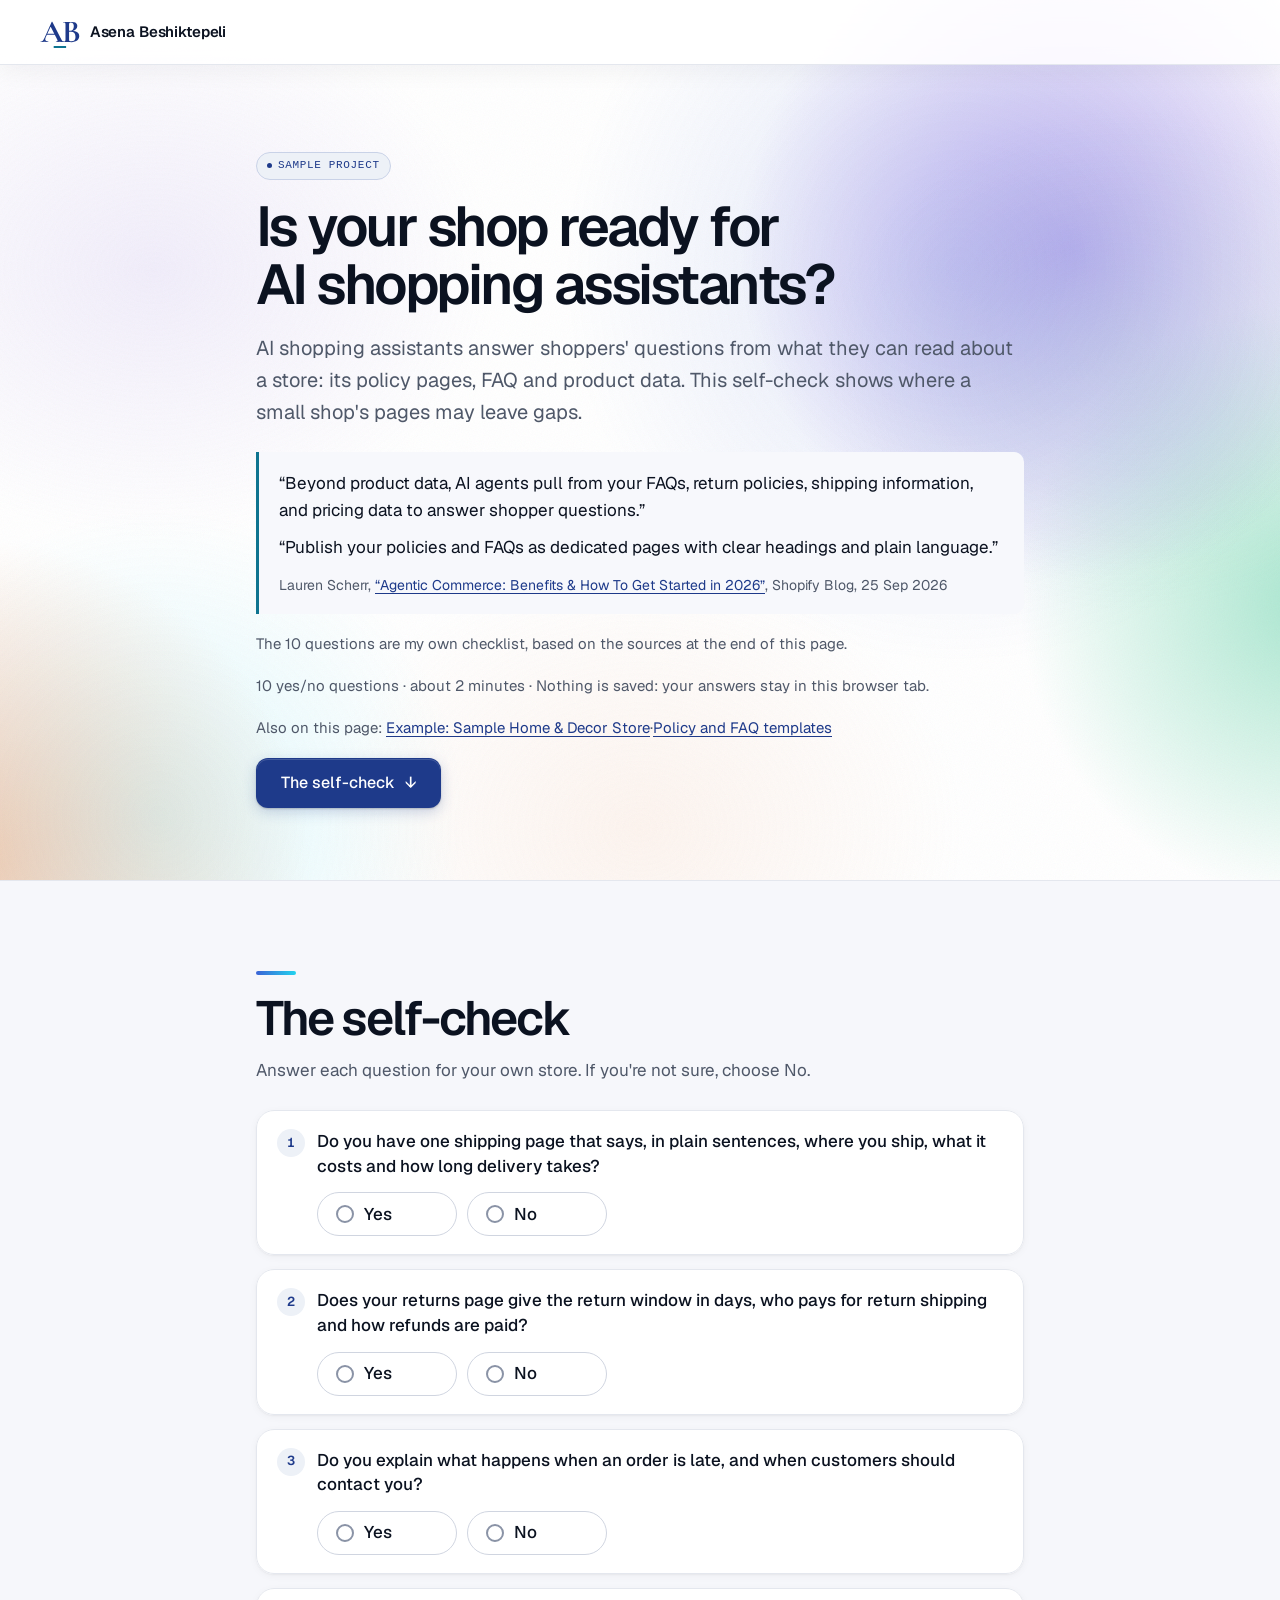
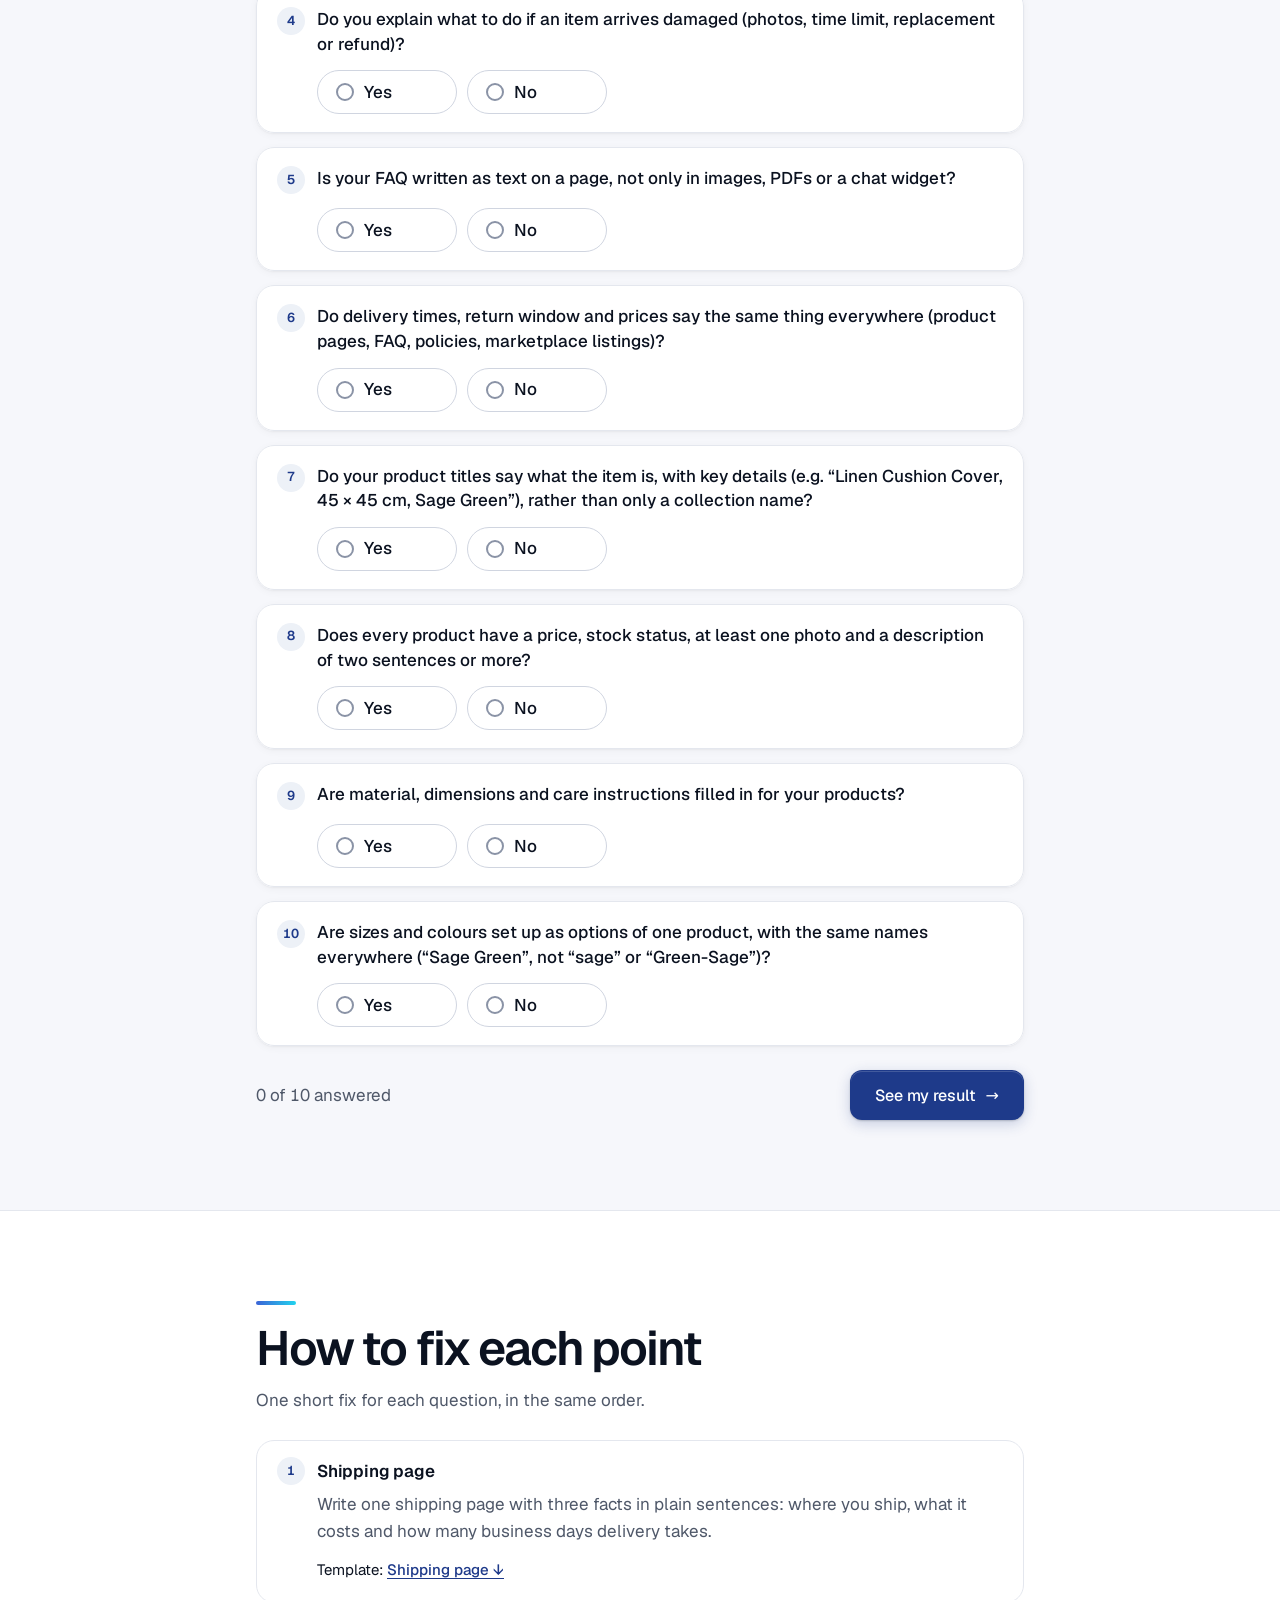
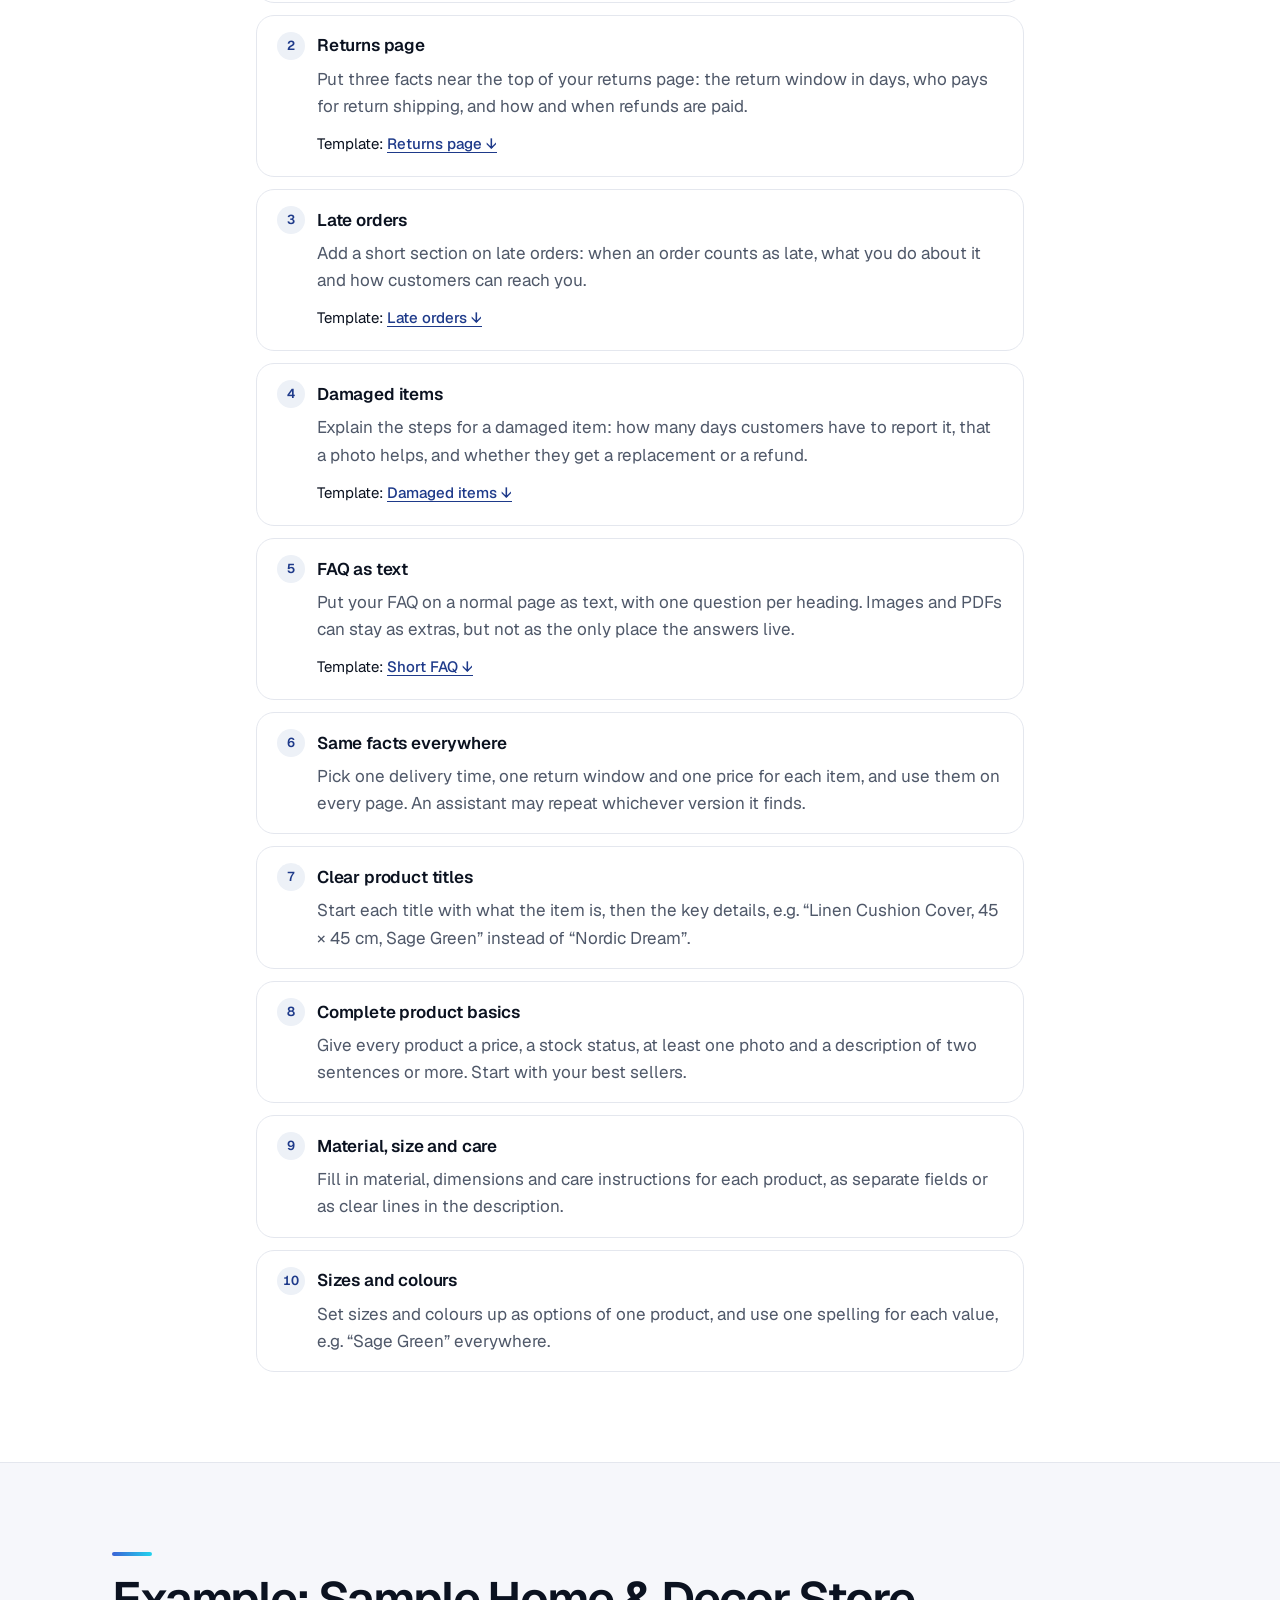
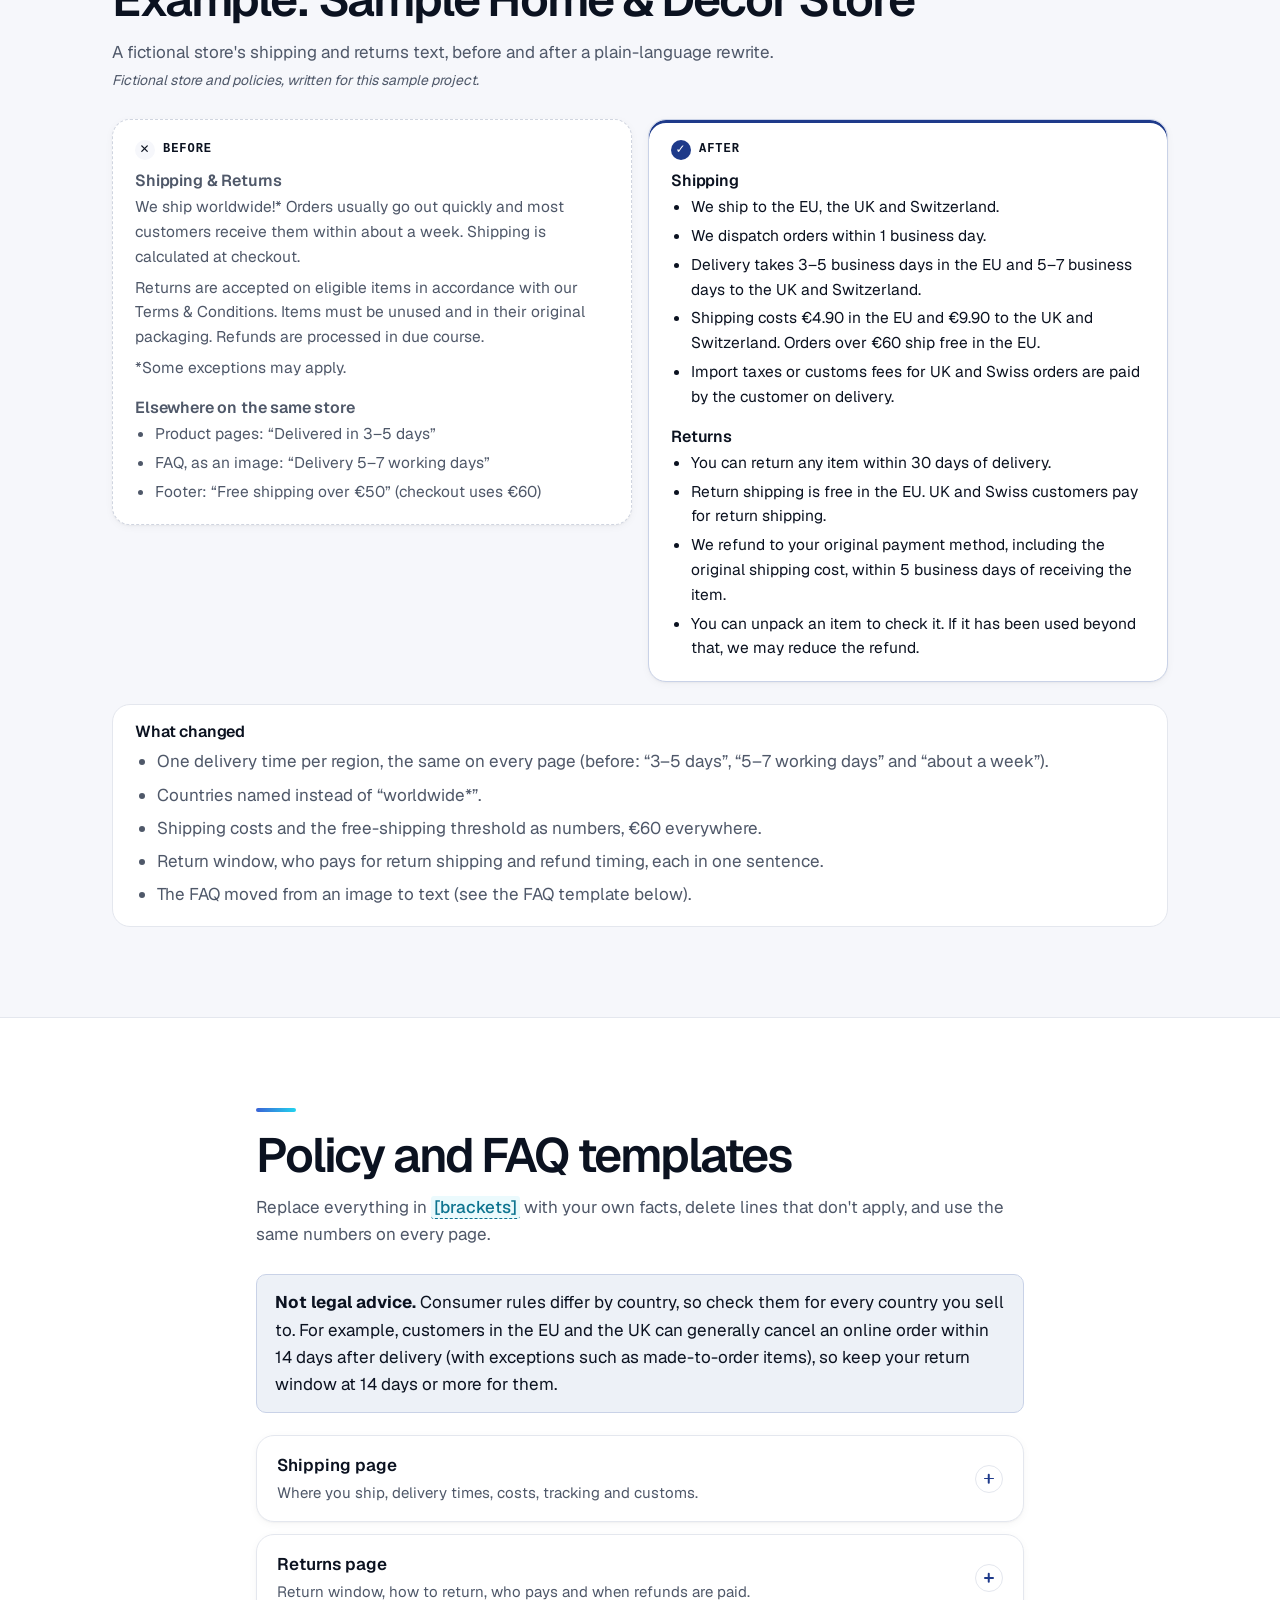
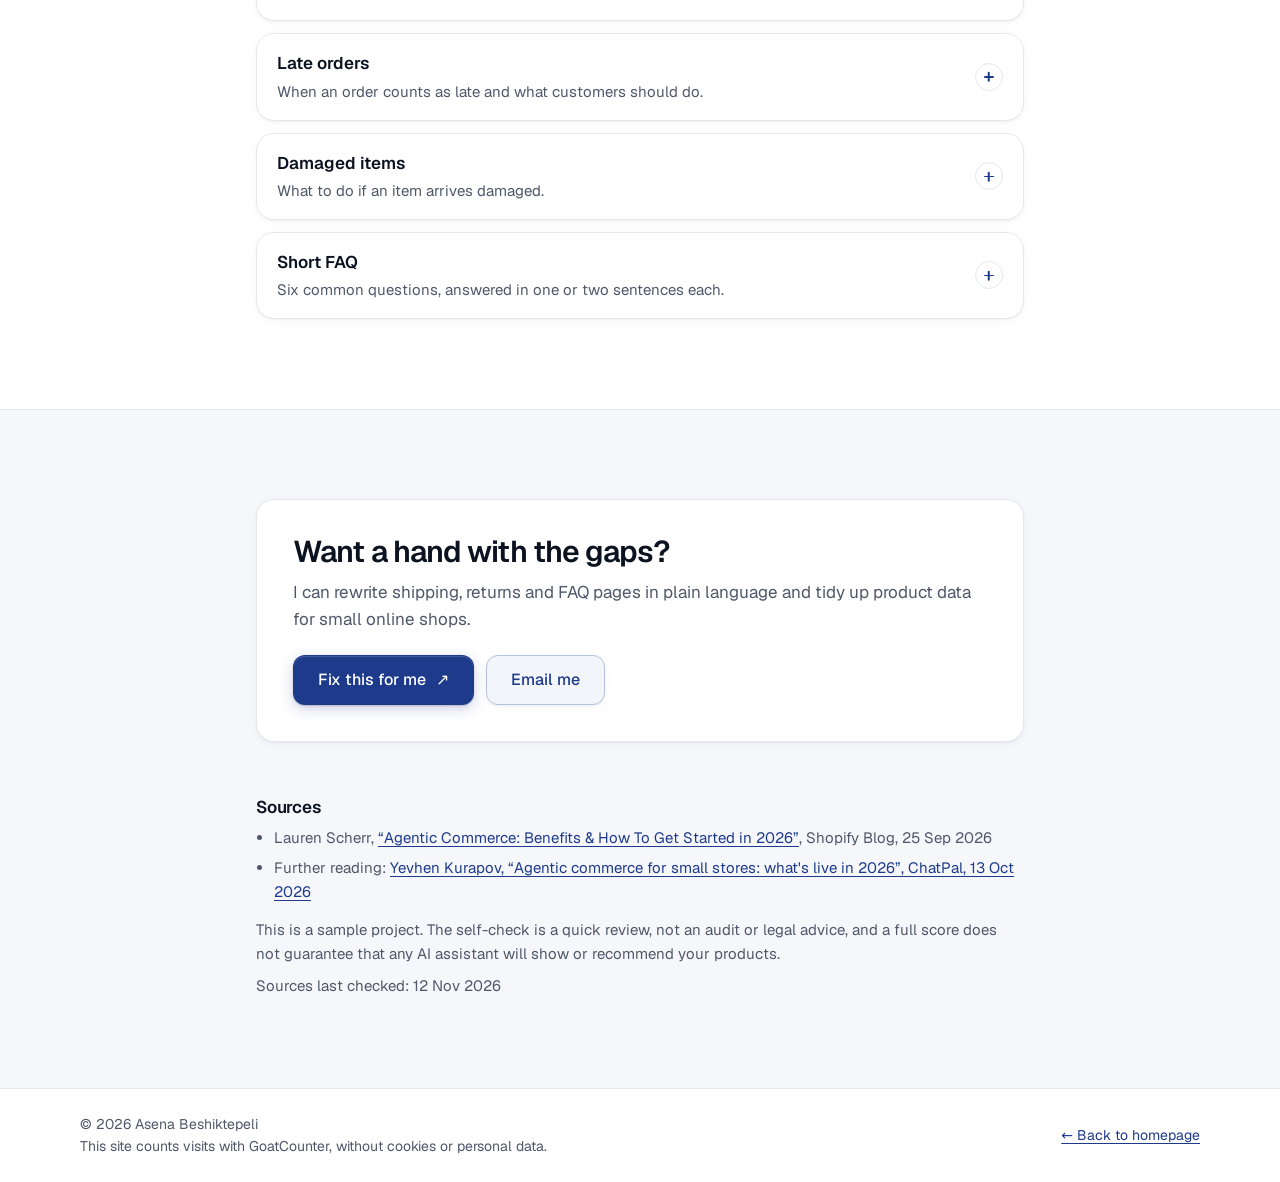
<file: docs/ai-ready/index.html>
<!doctype html>
<html lang="en">
<head>
  <meta charset="utf-8">
  <meta name="viewport" content="width=device-width, initial-scale=1">
  <title>AI Shopping Assistant Self-Check for Online Shops – Asena Beshiktepeli</title>
  <script>document.documentElement.classList.add("js");</script>
  <meta name="description" content="A 10-question self-check for small online shops: can AI shopping assistants find clear shipping, returns and product information? With plain-language policy and FAQ templates. Sample project; nothing is saved.">
  <link rel="canonical" href="https://asenabeshiktepeli.github.io/ai-ready/">
  <meta property="og:type" content="website">
  <meta property="og:site_name" content="Asena Beshiktepeli">
  <meta property="og:title" content="AI Shopping Assistant Self-Check for Online Shops – Asena Beshiktepeli">
  <meta property="og:description" content="A 10-question self-check for small online shops: can AI shopping assistants find clear shipping, returns and product information? With plain-language policy and FAQ templates. Sample project; nothing is saved.">
  <meta property="og:url" content="https://asenabeshiktepeli.github.io/ai-ready/">
  <meta property="og:image" content="https://asenabeshiktepeli.github.io/static/og/og-image-v2.png">
  <meta property="og:image:width" content="1200">
  <meta property="og:image:height" content="630">
  <meta property="og:image:alt" content="Asena Beshiktepeli – E-commerce Virtual Assistant &amp; Customer Support">
  <meta name="twitter:card" content="summary_large_image">
  <meta name="twitter:title" content="AI Shopping Assistant Self-Check for Online Shops – Asena Beshiktepeli">
  <meta name="twitter:description" content="A 10-question self-check for small online shops: can AI shopping assistants find clear shipping, returns and product information? With plain-language policy and FAQ templates. Sample project; nothing is saved.">
  <meta name="twitter:image" content="https://asenabeshiktepeli.github.io/static/og/og-image-v2.png">
  <link rel="icon" href="../static/favicon.svg" type="image/svg+xml">
  <link rel="icon" href="../static/favicon.png" type="image/png" sizes="32x32">
  <link rel="icon" href="../favicon.ico" sizes="32x32">
  <link rel="apple-touch-icon" href="../static/apple-touch-icon.png">
  <meta name="theme-color" content="#ffffff">
  <meta name="color-scheme" content="light">
  <link rel="preload" href="../static/fonts/geist-latin-wght.woff2" as="font" type="font/woff2" crossorigin>
  <link rel="stylesheet" href="../static/css/style.css">
  <link rel="stylesheet" href="../static/css/ai-ready.css">
</head>
<body>
<a class="skip-link" href="#check">Skip to content</a><header class="site-header is-scrolled">
  <nav class="bar bar-simple container" aria-label="Main">
    <a class="brand" href="../" translate="no">
      <span class="brand-mark" aria-hidden="true"><svg viewBox="0 0 39.8 32" width="39.8" height="32" focusable="false"><g transform="translate(0.76 26) scale(0.03200)"><g fill="#1e3a8a"><path d="M171 -229 186 -257H474L481 -229ZM717 -12Q722 -12 722 -6Q722 0 717 0Q687 0 654.5 -2Q622 -4 592 -4Q558 -4 533 -2Q508 0 477 0Q473 0 473 -6Q473 -12 477 -12Q518 -12 524.5 -28.5Q531 -45 506 -94L303 -495L352 -581L153 -142Q126 -82 152 -47Q178 -12 234 -12Q239 -12 239 -6Q239 0 234 0Q204 0 179 -2Q154 -4 116 -4Q77 -4 53.5 -2Q30 0 -4 0Q-8 0 -8 -6Q-8 -12 -4 -12Q23 -12 42.5 -23.5Q62 -35 81.5 -65.5Q101 -96 126 -152L343 -629Q344 -632 352 -632.5Q360 -633 361 -629L611 -137Q635 -90 652.5 -62.5Q670 -35 685.5 -23.5Q701 -12 717 -12Z"/><path d="M966 -335 977 -353Q1046 -353 1096.5 -331Q1147 -309 1175 -270.5Q1203 -232 1203 -181Q1203 -129 1173 -87Q1143 -45 1090.5 -20.5Q1038 4 972 4Q945 4 903.5 1Q862 -2 828 -2Q792 -2 759.5 -1Q727 0 701 0Q698 0 698 -6Q698 -12 701 -12Q729 -12 744.5 -17Q760 -22 766.5 -37Q773 -52 773 -81V-544Q773 -573 767 -587.5Q761 -602 745.5 -607.5Q730 -613 702 -613Q700 -613 700 -619Q700 -625 702 -625Q728 -625 760 -623.5Q792 -622 828 -622Q857 -622 888 -625Q919 -628 951 -628Q1011 -628 1053.5 -613.5Q1096 -599 1119 -570.5Q1142 -542 1142 -499Q1142 -444 1098 -398.5Q1054 -353 966 -335ZM936 -606Q917 -606 905.5 -600Q894 -594 889.5 -580.5Q885 -567 885 -542V-346L848 -353Q881 -352 902 -351.5Q923 -351 925 -351Q979 -351 1006 -391.5Q1033 -432 1033 -490Q1033 -528 1021.5 -554Q1010 -580 988.5 -593Q967 -606 936 -606ZM955 -21Q1024 -21 1055 -56.5Q1086 -92 1086 -157Q1086 -231 1050.5 -277.5Q1015 -324 937 -324Q927 -324 903 -323.5Q879 -323 852 -318L885 -330V-81Q885 -61 889.5 -47.5Q894 -34 909 -27.5Q924 -21 955 -21Z"/></g></g><rect x="13.7" y="30" width="12.4" height="2" fill="#0e7490"/></svg></span>
      <span class="brand-name">Asena Beshiktepeli</span>
    </a>
  </nav>
</header>

<main class="ai-page">

  <section class="ai-intro" aria-labelledby="ai-title">
    <div class="hero-bg" aria-hidden="true"><span class="hero-glow"></span><span class="hero-grid-lines"></span></div>
    <div class="container ai-intro-inner">
<span class="badge">Sample project</span>      <h1 class="ai-title" id="ai-title">Is your shop ready for AI shopping assistants?</h1>
<p class="ai-lead">AI shopping assistants answer shoppers&#39; questions from what they can read about a store: its policy pages, FAQ and product data. This self-check shows where a small shop&#39;s pages may leave gaps.</p>      <figure class="ai-quote">
        <blockquote cite="https://www.shopify.com/blog/agentic-commerce"><p>“Beyond product data, AI agents pull from your FAQs, return policies, shipping information, and pricing data to answer shopper questions.”</p></blockquote>
        <blockquote cite="https://www.shopify.com/blog/agentic-commerce"><p>“Publish your policies and FAQs as dedicated pages with clear headings and plain language.”</p></blockquote>
        <figcaption>
          Lauren Scherr, <a href="https://www.shopify.com/blog/agentic-commerce" target="_blank" rel="noopener">“Agentic Commerce: Benefits &amp; How To Get Started in 2026”<span class="visually-hidden"> (opens in a new tab)</span></a>, Shopify Blog, 25 Sep 2026
        </figcaption>
      </figure>
<p class="ai-note">The 10 questions are my own checklist, based on the sources at the end of this page.</p><p class="ai-note">10 yes/no questions · about 2 minutes · Nothing is saved: your answers stay in this browser tab.</p>      <p class="ai-note">
        Also on this page:
<a href="#example">Example: Sample Home &amp; Decor Store</a>·<a href="#templates">Policy and FAQ templates</a>      </p>
      <p><a class="btn btn-primary btn-lg" href="#check">The self-check <span class="btn-arrow" aria-hidden="true">↓</span></a></p>
    </div>
  </section>

  <section class="ai-section ai-soft" id="check" aria-labelledby="check-title">
    <div class="container ai-narrow">
      <h2 class="section-title" id="check-title">The self-check</h2>
<p class="ai-section-intro">Answer each question for your own store. If you&#39;re not sure, choose No.</p>      <p class="ai-nojs ai-callout">
        Count your Yes answers to get your score out of 10. Every No has a short fix under “How to fix each point”.
<br>9–10: In good shape<br>6–8: A few gaps<br>0–5: Start with the basics      </p>

      <form class="ai-form" data-ai-check novalidate autocomplete="off">
        <ol class="ai-questions">
          <li>
            <fieldset class="ai-q" id="q-shipping" data-question data-number="1"
                      data-priority="critical" data-topic="Shipping page" data-fix="fix-shipping" data-template="template-shipping">
              <legend><span class="ai-q-num" aria-hidden="true">1</span><span><span class="visually-hidden">Question 1: </span>Do you have one shipping page that says, in plain sentences, where you ship, what it costs and how long delivery takes?</span></legend>
              <div class="ai-options">
                <label class="ai-opt"><input type="radio" name="q-shipping" value="yes"><span>Yes</span></label>
                <label class="ai-opt"><input type="radio" name="q-shipping" value="no"><span>No</span></label>
              </div>
              <p class="ai-missing" id="q-shipping-missing" data-missing-note hidden>Not answered yet</p>
            </fieldset>
          </li>
          <li>
            <fieldset class="ai-q" id="q-returns" data-question data-number="2"
                      data-priority="critical" data-topic="Returns page" data-fix="fix-returns" data-template="template-returns">
              <legend><span class="ai-q-num" aria-hidden="true">2</span><span><span class="visually-hidden">Question 2: </span>Does your returns page give the return window in days, who pays for return shipping and how refunds are paid?</span></legend>
              <div class="ai-options">
                <label class="ai-opt"><input type="radio" name="q-returns" value="yes"><span>Yes</span></label>
                <label class="ai-opt"><input type="radio" name="q-returns" value="no"><span>No</span></label>
              </div>
              <p class="ai-missing" id="q-returns-missing" data-missing-note hidden>Not answered yet</p>
            </fieldset>
          </li>
          <li>
            <fieldset class="ai-q" id="q-late-orders" data-question data-number="3"
                      data-priority="important" data-topic="Late orders" data-fix="fix-late-orders" data-template="template-late-orders">
              <legend><span class="ai-q-num" aria-hidden="true">3</span><span><span class="visually-hidden">Question 3: </span>Do you explain what happens when an order is late, and when customers should contact you?</span></legend>
              <div class="ai-options">
                <label class="ai-opt"><input type="radio" name="q-late-orders" value="yes"><span>Yes</span></label>
                <label class="ai-opt"><input type="radio" name="q-late-orders" value="no"><span>No</span></label>
              </div>
              <p class="ai-missing" id="q-late-orders-missing" data-missing-note hidden>Not answered yet</p>
            </fieldset>
          </li>
          <li>
            <fieldset class="ai-q" id="q-damaged-items" data-question data-number="4"
                      data-priority="important" data-topic="Damaged items" data-fix="fix-damaged-items" data-template="template-damaged-items">
              <legend><span class="ai-q-num" aria-hidden="true">4</span><span><span class="visually-hidden">Question 4: </span>Do you explain what to do if an item arrives damaged (photos, time limit, replacement or refund)?</span></legend>
              <div class="ai-options">
                <label class="ai-opt"><input type="radio" name="q-damaged-items" value="yes"><span>Yes</span></label>
                <label class="ai-opt"><input type="radio" name="q-damaged-items" value="no"><span>No</span></label>
              </div>
              <p class="ai-missing" id="q-damaged-items-missing" data-missing-note hidden>Not answered yet</p>
            </fieldset>
          </li>
          <li>
            <fieldset class="ai-q" id="q-faq-text" data-question data-number="5"
                      data-priority="critical" data-topic="FAQ as text" data-fix="fix-faq-text" data-template="template-faq">
              <legend><span class="ai-q-num" aria-hidden="true">5</span><span><span class="visually-hidden">Question 5: </span>Is your FAQ written as text on a page, not only in images, PDFs or a chat widget?</span></legend>
              <div class="ai-options">
                <label class="ai-opt"><input type="radio" name="q-faq-text" value="yes"><span>Yes</span></label>
                <label class="ai-opt"><input type="radio" name="q-faq-text" value="no"><span>No</span></label>
              </div>
              <p class="ai-missing" id="q-faq-text-missing" data-missing-note hidden>Not answered yet</p>
            </fieldset>
          </li>
          <li>
            <fieldset class="ai-q" id="q-consistency" data-question data-number="6"
                      data-priority="critical" data-topic="Same facts everywhere" data-fix="fix-consistency">
              <legend><span class="ai-q-num" aria-hidden="true">6</span><span><span class="visually-hidden">Question 6: </span>Do delivery times, return window and prices say the same thing everywhere (product pages, FAQ, policies, marketplace listings)?</span></legend>
              <div class="ai-options">
                <label class="ai-opt"><input type="radio" name="q-consistency" value="yes"><span>Yes</span></label>
                <label class="ai-opt"><input type="radio" name="q-consistency" value="no"><span>No</span></label>
              </div>
              <p class="ai-missing" id="q-consistency-missing" data-missing-note hidden>Not answered yet</p>
            </fieldset>
          </li>
          <li>
            <fieldset class="ai-q" id="q-product-titles" data-question data-number="7"
                      data-priority="critical" data-topic="Clear product titles" data-fix="fix-product-titles">
              <legend><span class="ai-q-num" aria-hidden="true">7</span><span><span class="visually-hidden">Question 7: </span>Do your product titles say what the item is, with key details (e.g. “Linen Cushion Cover, 45 × 45 cm, Sage Green”), rather than only a collection name?</span></legend>
              <div class="ai-options">
                <label class="ai-opt"><input type="radio" name="q-product-titles" value="yes"><span>Yes</span></label>
                <label class="ai-opt"><input type="radio" name="q-product-titles" value="no"><span>No</span></label>
              </div>
              <p class="ai-missing" id="q-product-titles-missing" data-missing-note hidden>Not answered yet</p>
            </fieldset>
          </li>
          <li>
            <fieldset class="ai-q" id="q-product-basics" data-question data-number="8"
                      data-priority="critical" data-topic="Complete product basics" data-fix="fix-product-basics">
              <legend><span class="ai-q-num" aria-hidden="true">8</span><span><span class="visually-hidden">Question 8: </span>Does every product have a price, stock status, at least one photo and a description of two sentences or more?</span></legend>
              <div class="ai-options">
                <label class="ai-opt"><input type="radio" name="q-product-basics" value="yes"><span>Yes</span></label>
                <label class="ai-opt"><input type="radio" name="q-product-basics" value="no"><span>No</span></label>
              </div>
              <p class="ai-missing" id="q-product-basics-missing" data-missing-note hidden>Not answered yet</p>
            </fieldset>
          </li>
          <li>
            <fieldset class="ai-q" id="q-product-details" data-question data-number="9"
                      data-priority="important" data-topic="Material, size and care" data-fix="fix-product-details">
              <legend><span class="ai-q-num" aria-hidden="true">9</span><span><span class="visually-hidden">Question 9: </span>Are material, dimensions and care instructions filled in for your products?</span></legend>
              <div class="ai-options">
                <label class="ai-opt"><input type="radio" name="q-product-details" value="yes"><span>Yes</span></label>
                <label class="ai-opt"><input type="radio" name="q-product-details" value="no"><span>No</span></label>
              </div>
              <p class="ai-missing" id="q-product-details-missing" data-missing-note hidden>Not answered yet</p>
            </fieldset>
          </li>
          <li>
            <fieldset class="ai-q" id="q-variants" data-question data-number="10"
                      data-priority="important" data-topic="Sizes and colours" data-fix="fix-variants">
              <legend><span class="ai-q-num" aria-hidden="true">10</span><span><span class="visually-hidden">Question 10: </span>Are sizes and colours set up as options of one product, with the same names everywhere (“Sage Green”, not “sage” or “Green-Sage”)?</span></legend>
              <div class="ai-options">
                <label class="ai-opt"><input type="radio" name="q-variants" value="yes"><span>Yes</span></label>
                <label class="ai-opt"><input type="radio" name="q-variants" value="no"><span>No</span></label>
              </div>
              <p class="ai-missing" id="q-variants-missing" data-missing-note hidden>Not answered yet</p>
            </fieldset>
          </li>
        </ol>

        <div class="ai-foot js-only">
          <p class="ai-progress" aria-live="polite" data-progress-text data-template="{answered} of {total} answered">
            0 of 10 answered
          </p>
          <button class="btn btn-primary btn-lg" type="submit">See my result <span class="btn-arrow" aria-hidden="true">→</span></button>
        </div>
        <p class="ai-error" role="alert" data-error data-template="Please answer every question. Not answered yet: {list}." hidden></p>
      </form>

      <div class="ai-result" data-result hidden>
        <h3 class="ai-result-title" tabindex="-1" data-result-title>
          Your score: <span class="ai-score"><span data-score>0</span> out of 10</span>
        </h3>
        <div class="ai-band" data-band data-min="9" data-max="10" data-name="In good shape" hidden>
          <p class="ai-band-name">In good shape</p>
          <p>Your pages cover the basics an assistant needs. Check them again when your policies or products change.</p>
        </div>
        <div class="ai-band" data-band data-min="6" data-max="8" data-name="A few gaps" hidden>
          <p class="ai-band-name">A few gaps</p>
          <p>Most of the basics are there. Fixing the points below makes the answers about your store clearer and more consistent.</p>
        </div>
        <div class="ai-band" data-band data-min="0" data-max="5" data-name="Start with the basics" hidden>
          <p class="ai-band-name">Start with the basics</p>
          <p>An assistant may find little clear information about your store. The points below are a good place to start.</p>
        </div>
        <div class="ai-gaps" data-gaps>
          <h4 class="ai-gaps-title">Fix these first</h4>
          <ol class="ai-gap-list" data-gap-list data-template-label="template"></ol>
        </div>
        <p class="ai-no-gaps" data-no-gaps hidden>No gaps found. Check your pages again when your policies or products change.</p>
        <p class="ai-disclaimer">A quick self-review, not an audit. A full score does not guarantee that any AI assistant will show or recommend your products.</p>
        <div class="ai-actions">
          <a class="btn btn-primary btn-lg" href="https://www.upwork.com/freelancers/~0117c47ba95ca02fa2" target="_blank" rel="noopener"
             aria-label="Fix this for me on Upwork (opens in a new tab)"
             data-goatcounter-click="ai-check-upwork-result" data-goatcounter-title="Fix this for me – Upwork (result)">
            Fix this for me <span class="btn-arrow" aria-hidden="true">↗</span>
          </a>
          <a class="btn btn-ghost btn-lg" href="mailto:asenabeshiktepeli@gmail.com" data-email-link
             data-email="asenabeshiktepeli@gmail.com" data-subject="AI readiness check – {score}/{total}" data-body="Hi Asena,

I took the AI readiness self-check on your site.
Score: {score}/{total}
Top gaps: {gaps}

My store:
"
             data-goatcounter-click="email-ai-ready-result" data-goatcounter-title="Email (AI-ready result)">Email me</a>
<button class="ai-text-btn" type="button" data-restart>Start over</button>        </div>
      </div>
    </div>
  </section>

  <section class="ai-section" id="fixes" aria-labelledby="fixes-title">
    <div class="container ai-narrow">
      <h2 class="section-title" id="fixes-title">How to fix each point</h2>
<p class="ai-section-intro">One short fix for each question, in the same order.</p>      <ol class="ai-fixes">
        <li class="ai-fix" id="fix-shipping">
          <h3 class="ai-fix-title"><span class="ai-q-num" aria-hidden="true">1</span>Shipping page</h3>
          <p>Write one shipping page with three facts in plain sentences: where you ship, what it costs and how many business days delivery takes.</p>
          <p class="ai-fix-link">Template: <a href="#template-shipping">Shipping page <span aria-hidden="true">↓</span></a></p>
        </li>
        <li class="ai-fix" id="fix-returns">
          <h3 class="ai-fix-title"><span class="ai-q-num" aria-hidden="true">2</span>Returns page</h3>
          <p>Put three facts near the top of your returns page: the return window in days, who pays for return shipping, and how and when refunds are paid.</p>
          <p class="ai-fix-link">Template: <a href="#template-returns">Returns page <span aria-hidden="true">↓</span></a></p>
        </li>
        <li class="ai-fix" id="fix-late-orders">
          <h3 class="ai-fix-title"><span class="ai-q-num" aria-hidden="true">3</span>Late orders</h3>
          <p>Add a short section on late orders: when an order counts as late, what you do about it and how customers can reach you.</p>
          <p class="ai-fix-link">Template: <a href="#template-late-orders">Late orders <span aria-hidden="true">↓</span></a></p>
        </li>
        <li class="ai-fix" id="fix-damaged-items">
          <h3 class="ai-fix-title"><span class="ai-q-num" aria-hidden="true">4</span>Damaged items</h3>
          <p>Explain the steps for a damaged item: how many days customers have to report it, that a photo helps, and whether they get a replacement or a refund.</p>
          <p class="ai-fix-link">Template: <a href="#template-damaged-items">Damaged items <span aria-hidden="true">↓</span></a></p>
        </li>
        <li class="ai-fix" id="fix-faq-text">
          <h3 class="ai-fix-title"><span class="ai-q-num" aria-hidden="true">5</span>FAQ as text</h3>
          <p>Put your FAQ on a normal page as text, with one question per heading. Images and PDFs can stay as extras, but not as the only place the answers live.</p>
          <p class="ai-fix-link">Template: <a href="#template-faq">Short FAQ <span aria-hidden="true">↓</span></a></p>
        </li>
        <li class="ai-fix" id="fix-consistency">
          <h3 class="ai-fix-title"><span class="ai-q-num" aria-hidden="true">6</span>Same facts everywhere</h3>
          <p>Pick one delivery time, one return window and one price for each item, and use them on every page. An assistant may repeat whichever version it finds.</p>
        </li>
        <li class="ai-fix" id="fix-product-titles">
          <h3 class="ai-fix-title"><span class="ai-q-num" aria-hidden="true">7</span>Clear product titles</h3>
          <p>Start each title with what the item is, then the key details, e.g. “Linen Cushion Cover, 45 × 45 cm, Sage Green” instead of “Nordic Dream”.</p>
        </li>
        <li class="ai-fix" id="fix-product-basics">
          <h3 class="ai-fix-title"><span class="ai-q-num" aria-hidden="true">8</span>Complete product basics</h3>
          <p>Give every product a price, a stock status, at least one photo and a description of two sentences or more. Start with your best sellers.</p>
        </li>
        <li class="ai-fix" id="fix-product-details">
          <h3 class="ai-fix-title"><span class="ai-q-num" aria-hidden="true">9</span>Material, size and care</h3>
          <p>Fill in material, dimensions and care instructions for each product, as separate fields or as clear lines in the description.</p>
        </li>
        <li class="ai-fix" id="fix-variants">
          <h3 class="ai-fix-title"><span class="ai-q-num" aria-hidden="true">10</span>Sizes and colours</h3>
          <p>Set sizes and colours up as options of one product, and use one spelling for each value, e.g. “Sage Green” everywhere.</p>
        </li>
      </ol>
    </div>
  </section>

  <section class="ai-section ai-soft" id="example" aria-labelledby="example-title">
    <div class="container ai-wide">
      <h2 class="section-title" id="example-title">Example: Sample Home &amp; Decor Store</h2>
<p class="ai-section-intro">A fictional store&#39;s shipping and returns text, before and after a plain-language rewrite.<br><span class="ai-store-note">Fictional store and policies, written for this sample project.</span></p>      <div class="ai-compare">
        <article class="ai-page-sample ai-before" aria-labelledby="before-label">
          <p class="ai-sample-label" id="before-label"><span class="ai-sample-mark" aria-hidden="true">✕</span>Before</p>
          <div class="ai-md"><h3>Shipping &amp; Returns</h3>
<p>We ship worldwide!* Orders usually go out quickly and most customers receive them within about a week. Shipping is calculated at checkout.</p>
<p>Returns are accepted on eligible items in accordance with our Terms &amp; Conditions. Items must be unused and in their original packaging. Refunds are processed in due course.</p>
<p>*Some exceptions may apply.</p>
<h3>Elsewhere on the same store</h3>
<ul>
<li>Product pages: “Delivered in 3–5 days”</li>
<li>FAQ, as an image: “Delivery 5–7 working days”</li>
<li>Footer: “Free shipping over €50” (checkout uses €60)</li>
</ul></div>
        </article>
        <article class="ai-page-sample ai-after" aria-labelledby="after-label">
          <p class="ai-sample-label" id="after-label"><span class="ai-sample-mark" aria-hidden="true">✓</span>After</p>
          <div class="ai-md"><h3>Shipping</h3>
<ul>
<li>We ship to the EU, the UK and Switzerland.</li>
<li>We dispatch orders within 1 business day.</li>
<li>Delivery takes 3–5 business days in the EU and 5–7 business days to the UK and Switzerland.</li>
<li>Shipping costs €4.90 in the EU and €9.90 to the UK and Switzerland. Orders over €60 ship free in the EU.</li>
<li>Import taxes or customs fees for UK and Swiss orders are paid by the customer on delivery.</li>
</ul>
<h3>Returns</h3>
<ul>
<li>You can return any item within 30 days of delivery.</li>
<li>Return shipping is free in the EU. UK and Swiss customers pay for return shipping.</li>
<li>We refund to your original payment method, including the original shipping cost, within 5 business days of receiving the item.</li>
<li>You can unpack an item to check it. If it has been used beyond that, we may reduce the refund.</li>
</ul></div>
        </article>
      </div>
      <div class="ai-changes">
        <h3 class="ai-changes-title">What changed</h3>
        <ul>
<li>One delivery time per region, the same on every page (before: “3–5 days”, “5–7 working days” and “about a week”).</li><li>Countries named instead of “worldwide*”.</li><li>Shipping costs and the free-shipping threshold as numbers, €60 everywhere.</li><li>Return window, who pays for return shipping and refund timing, each in one sentence.</li><li>The FAQ moved from an image to text (see the FAQ template below).</li>        </ul>
      </div>
    </div>
  </section>

  <section class="ai-section" id="templates" aria-labelledby="templates-title">
    <div class="container ai-narrow">
      <h2 class="section-title" id="templates-title">Policy and FAQ templates</h2>
<div class="ai-section-intro"><p>Replace everything in <span class="ai-ph">[brackets]</span> with your own facts, delete lines that don&#39;t apply, and use the same numbers on every page.</p></div>      <p class="ai-callout ai-legal"><strong>Not legal advice.</strong> Consumer rules differ by country, so check them for every country you sell to. For example, customers in the EU and the UK can generally cancel an online order within 14 days after delivery (with exceptions such as made-to-order items), so keep your return window at 14 days or more for them.</p>
      <div class="ai-templates">
        <details class="ai-tpl" id="template-shipping">
          <summary class="ai-tpl-summary">
            <span class="ai-tpl-head">
              <span class="ai-tpl-title">Shipping page</span>
<span class="ai-tpl-desc">Where you ship, delivery times, costs, tracking and customs.</span>            </span>
            <span class="faq-icon" aria-hidden="true"></span>
          </summary>
          <div class="ai-tpl-body ai-md">
            <h3>Where we ship</h3>
<p>We ship to <span class="ai-ph">[countries or regions]</span>.</p>
<h3>Delivery times</h3>
<ul>
<li>We dispatch orders within <span class="ai-ph">[1]</span> business day.</li>
<li><span class="ai-ph">[Region 1]</span>: <span class="ai-ph">[3–5]</span> business days after dispatch.</li>
<li><span class="ai-ph">[Region 2]</span>: <span class="ai-ph">[5–7]</span> business days after dispatch.</li>
</ul>
<h3>Shipping costs</h3>
<ul>
<li><span class="ai-ph">[Region 1]</span>: <span class="ai-ph">[€4.90]</span>. Orders over <span class="ai-ph">[€60]</span> ship free.</li>
<li><span class="ai-ph">[Region 2]</span>: <span class="ai-ph">[€9.90]</span>.</li>
</ul>
<h3>Tracking</h3>
<p>We email you a tracking link when your order is dispatched.</p>
<h3>Customs and import taxes</h3>
<p>For orders to <span class="ai-ph">[countries outside your customs area]</span>, <span class="ai-ph">[the customer / we]</span> pay import taxes and customs fees.</p>
<p class="ai-tpl-check"><strong>Check:</strong> If you ship outside your own customs area, say who pays import taxes and customs fees.</p>          </div>
        </details>
        <details class="ai-tpl" id="template-returns">
          <summary class="ai-tpl-summary">
            <span class="ai-tpl-head">
              <span class="ai-tpl-title">Returns page</span>
<span class="ai-tpl-desc">Return window, how to return, who pays and when refunds are paid.</span>            </span>
            <span class="faq-icon" aria-hidden="true"></span>
          </summary>
          <div class="ai-tpl-body ai-md">
            <h3>Return window</h3>
<p>You can return any item within <span class="ai-ph">[30 – at least 14 in the EU and UK]</span> days of delivery.</p>
<h3>How to return an item</h3>
<ol>
<li>Email <span class="ai-ph">[your address]</span> with your order number.</li>
<li>We reply within <span class="ai-ph">[1 business day]</span> with the return address <span class="ai-ph">[and a prepaid label]</span>.</li>
<li>Send the item back within <span class="ai-ph">[14 – not fewer in the EU and UK]</span> days of your email.</li>
</ol>
<h3>Return shipping</h3>
<p><span class="ai-ph">[We pay / You pay]</span> for return shipping. If an item is faulty or we sent the wrong item, we always pay.</p>
<h3>Refunds</h3>
<p>We refund to your original payment method, including the original shipping cost, within <span class="ai-ph">[5]</span> business days of receiving the item.</p>
<h3>Used items</h3>
<p>You can unpack an item to check it. If it has been used beyond that, we may reduce the refund.</p>
<h3>Items we can&#39;t take back</h3>
<p><span class="ai-ph">[Personalised or made-to-order items]</span>, <span class="ai-ph">[other exceptions]</span>.</p>
<p class="ai-tpl-check"><strong>Check:</strong> In the EU and the UK, the return window can&#39;t be shorter than 14 days after delivery, and the standard delivery charge must be refunded when an order is cancelled within that time.</p>          </div>
        </details>
        <details class="ai-tpl" id="template-late-orders">
          <summary class="ai-tpl-summary">
            <span class="ai-tpl-head">
              <span class="ai-tpl-title">Late orders</span>
<span class="ai-tpl-desc">When an order counts as late and what customers should do.</span>            </span>
            <span class="faq-icon" aria-hidden="true"></span>
          </summary>
          <div class="ai-tpl-body ai-md">
            <h3>If your order is late</h3>
<ul>
<li>An order is late if it hasn&#39;t arrived <span class="ai-ph">[2]</span> business days after the delivery estimate in your confirmation email.</li>
<li>Check your tracking link first.</li>
<li>If the tracking hasn&#39;t changed for <span class="ai-ph">[3]</span> business days, email <span class="ai-ph">[your address]</span> with your order number.</li>
<li>We contact the carrier and reply within <span class="ai-ph">[1 business day]</span>.</li>
<li>If the parcel is lost, we send a replacement or refund you in full, whichever you prefer.</li>
</ul>
<p class="ai-tpl-check"><strong>Check:</strong> Use the same delivery estimate as on your shipping page.</p>          </div>
        </details>
        <details class="ai-tpl" id="template-damaged-items">
          <summary class="ai-tpl-summary">
            <span class="ai-tpl-head">
              <span class="ai-tpl-title">Damaged items</span>
<span class="ai-tpl-desc">What to do if an item arrives damaged.</span>            </span>
            <span class="faq-icon" aria-hidden="true"></span>
          </summary>
          <div class="ai-tpl-body ai-md">
            <h3>If your item arrives damaged</h3>
<ol>
<li>Take a photo of the item and the packaging.</li>
<li>Email <span class="ai-ph">[your address]</span> with your order number and the photo within <span class="ai-ph">[7]</span> days of delivery.</li>
<li>We reply within <span class="ai-ph">[1 business day]</span> and send a replacement or refund you in full, whichever you prefer.</li>
</ol>
<p>You don&#39;t need to send the item back <span class="ai-ph">[unless we ask you to]</span>.</p>
<p>This doesn&#39;t affect your legal rights for faulty items.</p>
<p class="ai-tpl-check"><strong>Check:</strong> A reporting deadline is a request. It doesn&#39;t shorten customers&#39; legal rights for faulty goods (in the EU, at least 2 years).</p>          </div>
        </details>
        <details class="ai-tpl" id="template-faq">
          <summary class="ai-tpl-summary">
            <span class="ai-tpl-head">
              <span class="ai-tpl-title">Short FAQ</span>
<span class="ai-tpl-desc">Six common questions, answered in one or two sentences each.</span>            </span>
            <span class="faq-icon" aria-hidden="true"></span>
          </summary>
          <div class="ai-tpl-body ai-md">
            <h3>Where do you ship?</h3>
<p>We ship to <span class="ai-ph">[countries or regions]</span>. Our shipping page has the details.</p>
<h3>How long does delivery take?</h3>
<p><span class="ai-ph">[3–5]</span> business days to <span class="ai-ph">[region 1]</span> and <span class="ai-ph">[5–7]</span> business days to <span class="ai-ph">[region 2]</span>, after we dispatch your order.</p>
<h3>How much is shipping?</h3>
<p><span class="ai-ph">[€4.90]</span> to <span class="ai-ph">[region 1]</span>. Orders over <span class="ai-ph">[€60]</span> ship free to <span class="ai-ph">[region 1]</span>.</p>
<h3>Can I return an item?</h3>
<p>Yes, within <span class="ai-ph">[30 – at least 14 in the EU and UK]</span> days of delivery. <span class="ai-ph">[We pay / You pay]</span> for return shipping. Our returns page explains how.</p>
<h3>My order is late. What should I do?</h3>
<p>Check your tracking link first. If it hasn&#39;t changed for <span class="ai-ph">[3]</span> business days, email <span class="ai-ph">[your address]</span> with your order number.</p>
<h3>My item arrived damaged. What should I do?</h3>
<p>Email <span class="ai-ph">[your address]</span> a photo of the item and the packaging within <span class="ai-ph">[7]</span> days of delivery. We&#39;ll send a replacement or a full refund, whichever you prefer.</p>
<p class="ai-tpl-check"><strong>Check:</strong> Publish it as text on a normal page, and use exactly the same numbers as on your shipping and returns pages.</p>          </div>
        </details>
      </div>
    </div>
  </section>

  <section class="ai-section ai-soft" aria-labelledby="cta-title">
    <div class="container ai-narrow">
      <div class="ai-cta card">
        <h2 class="ai-cta-title" id="cta-title">Want a hand with the gaps?</h2>
<p>I can rewrite shipping, returns and FAQ pages in plain language and tidy up product data for small online shops.</p>        <div class="ai-actions">
          <a class="btn btn-primary btn-lg" href="https://www.upwork.com/freelancers/~0117c47ba95ca02fa2" target="_blank" rel="noopener"
             aria-label="Fix this for me on Upwork (opens in a new tab)"
             data-goatcounter-click="ai-check-upwork-page-end" data-goatcounter-title="Fix this for me – Upwork (page end)">
            Fix this for me <span class="btn-arrow" aria-hidden="true">↗</span>
          </a>
          <a class="btn btn-ghost btn-lg" href="mailto:asenabeshiktepeli@gmail.com?subject=AI%20readiness%20check"
             data-goatcounter-click="email-ai-ready-page-end" data-goatcounter-title="Email (AI-ready page end)">Email me</a>
        </div>
      </div>

      <div class="ai-sources">
        <h2 class="ai-sources-title">Sources</h2>
        <ul>
          <li>Lauren Scherr, <a href="https://www.shopify.com/blog/agentic-commerce" target="_blank" rel="noopener">“Agentic Commerce: Benefits &amp; How To Get Started in 2026”<span class="visually-hidden"> (opens in a new tab)</span></a>, Shopify Blog, 25 Sep 2026</li>
          <li>Further reading: <a href="https://chatpalbot.com/guides/agentic-commerce-for-small-stores" target="_blank" rel="noopener">Yevhen Kurapov, “Agentic commerce for small stores: what&#39;s live in 2026”, ChatPal, 13 Oct 2026<span class="visually-hidden"> (opens in a new tab)</span></a></li>
        </ul>
<p>This is a sample project. The self-check is a quick review, not an audit or legal advice, and a full score does not guarantee that any AI assistant will show or recommend your products.</p><p>Sources last checked: 12 Nov 2026</p>      </div>
    </div>
  </section>
</main>

<footer class="not-found-footer ai-footer">
  <div class="container ai-footer-inner">
    <div>
<p>© 2026 <span translate="no">Asena Beshiktepeli</span></p><p>This site counts visits with GoatCounter, without cookies or personal data.</p>    </div>
<a href="../"><span aria-hidden="true">←</span> Back to homepage</a>  </div>
</footer>
  <script src="../static/js/main.js" defer></script>
  <script src="../static/js/ai-check.js" defer></script>
  <script data-goatcounter="https://asenabeshiktepeli.goatcounter.com/count"
          async src="//gc.zgo.at/count.v4.js"
          crossorigin="anonymous"
          integrity="sha384-nRw6qfbWyJha9LhsOtSb2YJDyZdKvvCFh0fJYlkquSFjUxp9FVNugbfy8q1jdxI+"></script>
</body>
</html>
</file>
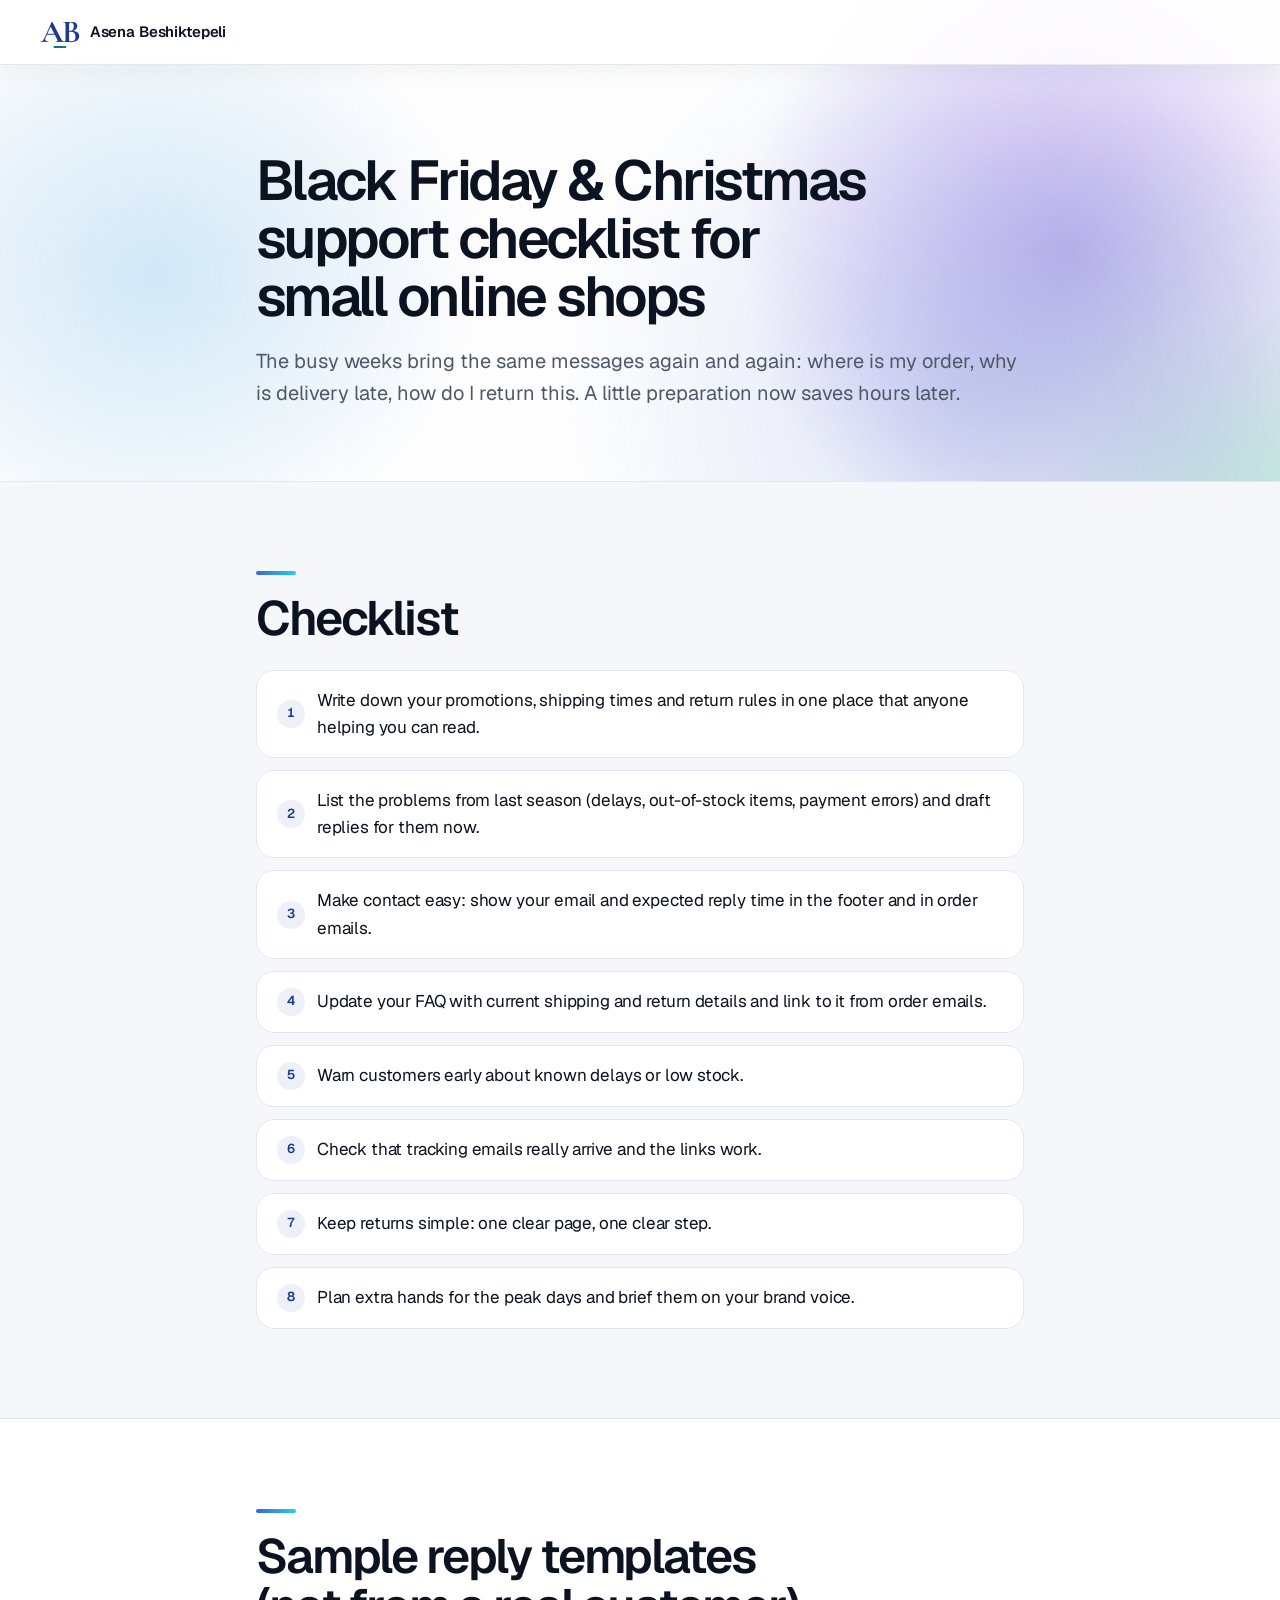
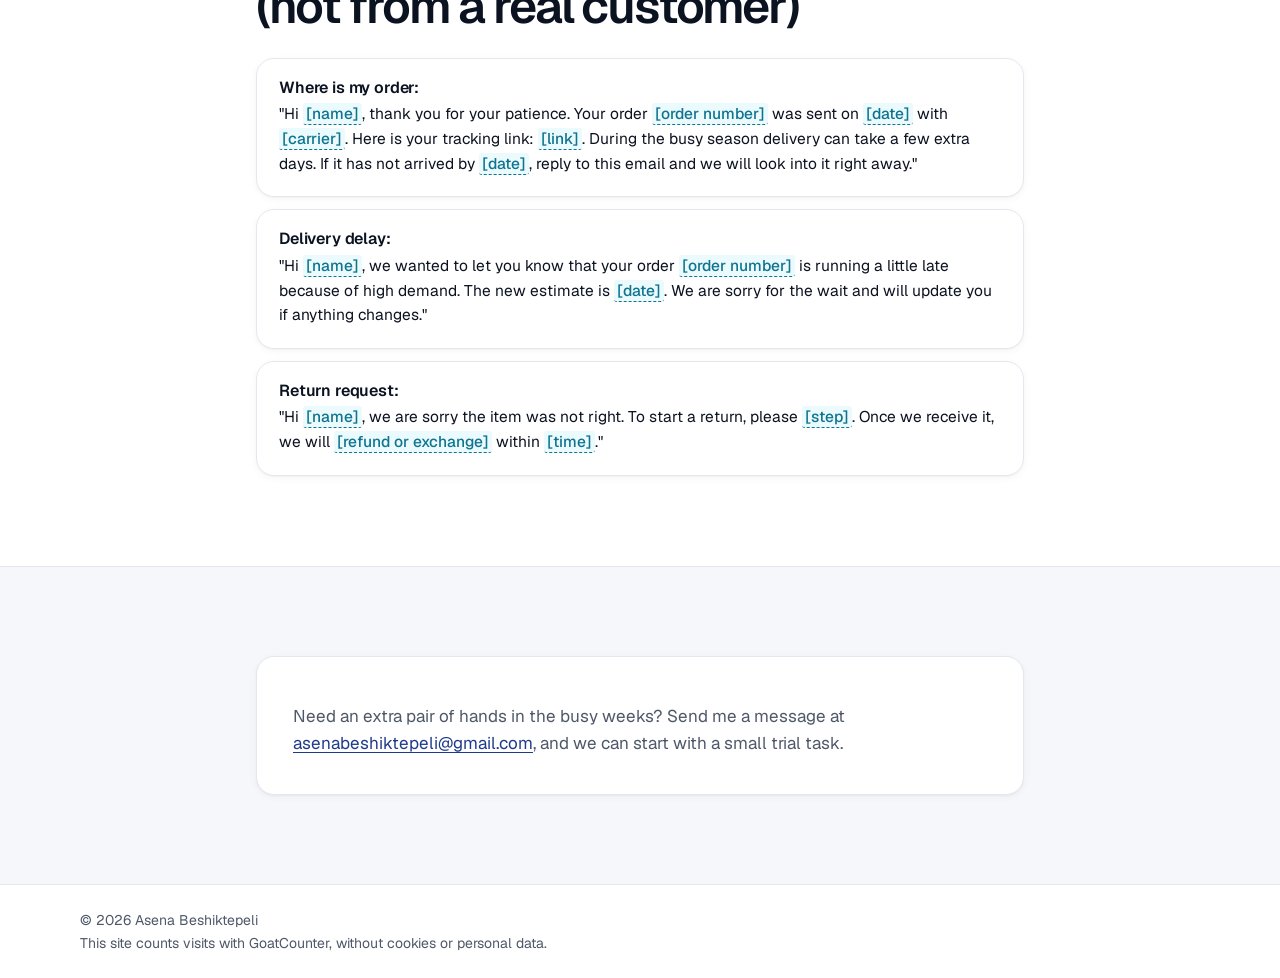
<file: docs/black-friday-support/index.html>
<!doctype html>
<html lang="en">
<head>
  <meta charset="utf-8">
  <meta name="viewport" content="width=device-width, initial-scale=1">
  <title>Black Friday &amp; Christmas support checklist for small online shops</title>
  <script>document.documentElement.classList.add("js");</script>
  <meta name="description" content="The busy weeks bring the same messages again and again: where is my order, why is delivery late, how do I return this. A little preparation now saves hours later.">
  <link rel="canonical" href="https://asenabeshiktepeli.github.io/black-friday-support/">
  <meta property="og:type" content="website">
  <meta property="og:site_name" content="Asena Beshiktepeli">
  <meta property="og:title" content="Black Friday &amp; Christmas support checklist for small online shops">
  <meta property="og:description" content="The busy weeks bring the same messages again and again: where is my order, why is delivery late, how do I return this. A little preparation now saves hours later.">
  <meta property="og:url" content="https://asenabeshiktepeli.github.io/black-friday-support/">
  <meta property="og:image" content="https://asenabeshiktepeli.github.io/static/og/og-image-v2.png">
  <meta property="og:image:width" content="1200">
  <meta property="og:image:height" content="630">
  <meta property="og:image:alt" content="Asena Beshiktepeli – E-commerce Virtual Assistant &amp; Customer Support">
  <meta name="twitter:card" content="summary_large_image">
  <meta name="twitter:title" content="Black Friday &amp; Christmas support checklist for small online shops">
  <meta name="twitter:description" content="The busy weeks bring the same messages again and again: where is my order, why is delivery late, how do I return this. A little preparation now saves hours later.">
  <meta name="twitter:image" content="https://asenabeshiktepeli.github.io/static/og/og-image-v2.png">
  <link rel="icon" href="../static/favicon.svg" type="image/svg+xml">
  <link rel="icon" href="../static/favicon.png" type="image/png" sizes="32x32">
  <link rel="icon" href="../favicon.ico" sizes="32x32">
  <link rel="apple-touch-icon" href="../static/apple-touch-icon.png">
  <meta name="theme-color" content="#ffffff">
  <meta name="color-scheme" content="light">
  <link rel="preload" href="../static/fonts/geist-latin-wght.woff2" as="font" type="font/woff2" crossorigin>
  <link rel="stylesheet" href="../static/css/style.css">
  <link rel="stylesheet" href="../static/css/ai-ready.css">
</head>
<body>
<a class="skip-link" href="#checklist">Skip to content</a><header class="site-header is-scrolled">
  <nav class="bar bar-simple container" aria-label="Main">
    <a class="brand" href="../" translate="no">
      <span class="brand-mark" aria-hidden="true"><svg viewBox="0 0 39.8 32" width="39.8" height="32" focusable="false"><g transform="translate(0.76 26) scale(0.03200)"><g fill="#1e3a8a"><path d="M171 -229 186 -257H474L481 -229ZM717 -12Q722 -12 722 -6Q722 0 717 0Q687 0 654.5 -2Q622 -4 592 -4Q558 -4 533 -2Q508 0 477 0Q473 0 473 -6Q473 -12 477 -12Q518 -12 524.5 -28.5Q531 -45 506 -94L303 -495L352 -581L153 -142Q126 -82 152 -47Q178 -12 234 -12Q239 -12 239 -6Q239 0 234 0Q204 0 179 -2Q154 -4 116 -4Q77 -4 53.5 -2Q30 0 -4 0Q-8 0 -8 -6Q-8 -12 -4 -12Q23 -12 42.5 -23.5Q62 -35 81.5 -65.5Q101 -96 126 -152L343 -629Q344 -632 352 -632.5Q360 -633 361 -629L611 -137Q635 -90 652.5 -62.5Q670 -35 685.5 -23.5Q701 -12 717 -12Z"/><path d="M966 -335 977 -353Q1046 -353 1096.5 -331Q1147 -309 1175 -270.5Q1203 -232 1203 -181Q1203 -129 1173 -87Q1143 -45 1090.5 -20.5Q1038 4 972 4Q945 4 903.5 1Q862 -2 828 -2Q792 -2 759.5 -1Q727 0 701 0Q698 0 698 -6Q698 -12 701 -12Q729 -12 744.5 -17Q760 -22 766.5 -37Q773 -52 773 -81V-544Q773 -573 767 -587.5Q761 -602 745.5 -607.5Q730 -613 702 -613Q700 -613 700 -619Q700 -625 702 -625Q728 -625 760 -623.5Q792 -622 828 -622Q857 -622 888 -625Q919 -628 951 -628Q1011 -628 1053.5 -613.5Q1096 -599 1119 -570.5Q1142 -542 1142 -499Q1142 -444 1098 -398.5Q1054 -353 966 -335ZM936 -606Q917 -606 905.5 -600Q894 -594 889.5 -580.5Q885 -567 885 -542V-346L848 -353Q881 -352 902 -351.5Q923 -351 925 -351Q979 -351 1006 -391.5Q1033 -432 1033 -490Q1033 -528 1021.5 -554Q1010 -580 988.5 -593Q967 -606 936 -606ZM955 -21Q1024 -21 1055 -56.5Q1086 -92 1086 -157Q1086 -231 1050.5 -277.5Q1015 -324 937 -324Q927 -324 903 -323.5Q879 -323 852 -318L885 -330V-81Q885 -61 889.5 -47.5Q894 -34 909 -27.5Q924 -21 955 -21Z"/></g></g><rect x="13.7" y="30" width="12.4" height="2" fill="#0e7490"/></svg></span>
      <span class="brand-name">Asena Beshiktepeli</span>
    </a>
  </nav>
</header>

<main class="ai-page bf-page">

  <section class="ai-intro" aria-labelledby="bf-title">
    <div class="hero-bg" aria-hidden="true"><span class="hero-glow"></span><span class="hero-grid-lines"></span></div>
    <div class="container ai-intro-inner">
      <h1 class="ai-title" id="bf-title">Black Friday &amp; Christmas support checklist for small online shops</h1>
<p class="ai-lead">The busy weeks bring the same messages again and again: where is my order, why is delivery late, how do I return this. A little preparation now saves hours later.</p>    </div>
  </section>

  <section class="ai-section ai-soft" id="checklist" aria-labelledby="checklist-title">
    <div class="container ai-narrow">
      <h2 class="section-title" id="checklist-title">Checklist</h2>
      <ol class="ai-fixes">
        <li class="ai-fix">
          <div class="ai-fix-title"><span class="ai-q-num" aria-hidden="true">1</span><span>Write down your promotions, shipping times and return rules in one place that anyone helping you can read.</span></div>
        </li>
        <li class="ai-fix">
          <div class="ai-fix-title"><span class="ai-q-num" aria-hidden="true">2</span><span>List the problems from last season (delays, out-of-stock items, payment errors) and draft replies for them now.</span></div>
        </li>
        <li class="ai-fix">
          <div class="ai-fix-title"><span class="ai-q-num" aria-hidden="true">3</span><span>Make contact easy: show your email and expected reply time in the footer and in order emails.</span></div>
        </li>
        <li class="ai-fix">
          <div class="ai-fix-title"><span class="ai-q-num" aria-hidden="true">4</span><span>Update your FAQ with current shipping and return details and link to it from order emails.</span></div>
        </li>
        <li class="ai-fix">
          <div class="ai-fix-title"><span class="ai-q-num" aria-hidden="true">5</span><span>Warn customers early about known delays or low stock.</span></div>
        </li>
        <li class="ai-fix">
          <div class="ai-fix-title"><span class="ai-q-num" aria-hidden="true">6</span><span>Check that tracking emails really arrive and the links work.</span></div>
        </li>
        <li class="ai-fix">
          <div class="ai-fix-title"><span class="ai-q-num" aria-hidden="true">7</span><span>Keep returns simple: one clear page, one clear step.</span></div>
        </li>
        <li class="ai-fix">
          <div class="ai-fix-title"><span class="ai-q-num" aria-hidden="true">8</span><span>Plan extra hands for the peak days and brief them on your brand voice.</span></div>
        </li>
      </ol>
    </div>
  </section>

  <section class="ai-section" id="templates" aria-labelledby="templates-title">
    <div class="container ai-narrow">
      <h2 class="section-title" id="templates-title">Sample reply templates (not from a real customer)</h2>
      <div class="ai-templates">
        <article class="ai-page-sample ai-md">
          <h3>Where is my order:</h3>
          <p>&#34;Hi <span class="ai-ph">[name]</span>, thank you for your patience. Your order <span class="ai-ph">[order number]</span> was sent on <span class="ai-ph">[date]</span> with <span class="ai-ph">[carrier]</span>. Here is your tracking link: <span class="ai-ph">[link]</span>. During the busy season delivery can take a few extra days. If it has not arrived by <span class="ai-ph">[date]</span>, reply to this email and we will look into it right away.&#34;</p>
        </article>
        <article class="ai-page-sample ai-md">
          <h3>Delivery delay:</h3>
          <p>&#34;Hi <span class="ai-ph">[name]</span>, we wanted to let you know that your order <span class="ai-ph">[order number]</span> is running a little late because of high demand. The new estimate is <span class="ai-ph">[date]</span>. We are sorry for the wait and will update you if anything changes.&#34;</p>
        </article>
        <article class="ai-page-sample ai-md">
          <h3>Return request:</h3>
          <p>&#34;Hi <span class="ai-ph">[name]</span>, we are sorry the item was not right. To start a return, please <span class="ai-ph">[step]</span>. Once we receive it, we will <span class="ai-ph">[refund or exchange]</span> within <span class="ai-ph">[time]</span>.&#34;</p>
        </article>
      </div>
    </div>
  </section>

  <section class="ai-section ai-soft">
    <div class="container ai-narrow">
      <div class="ai-cta card">
        <p>Need an extra pair of hands in the busy weeks? Send me a message at <a href="mailto:asenabeshiktepeli@gmail.com" data-goatcounter-click="black-friday-email" data-goatcounter-title="Email (Black Friday page)">asenabeshiktepeli@gmail.com</a>, and we can start with a small trial task.</p>
      </div>
    </div>
  </section>
</main>

<footer class="not-found-footer ai-footer">
  <div class="container ai-footer-inner">
    <div>
<p>© 2026 <span translate="no">Asena Beshiktepeli</span></p><p>This site counts visits with GoatCounter, without cookies or personal data.</p>    </div>
  </div>
</footer>
  <script src="../static/js/main.js" defer></script>
  <script data-goatcounter="https://asenabeshiktepeli.goatcounter.com/count"
          async src="//gc.zgo.at/count.v4.js"
          crossorigin="anonymous"
          integrity="sha384-nRw6qfbWyJha9LhsOtSb2YJDyZdKvvCFh0fJYlkquSFjUxp9FVNugbfy8q1jdxI+"></script>
</body>
</html>
</file>
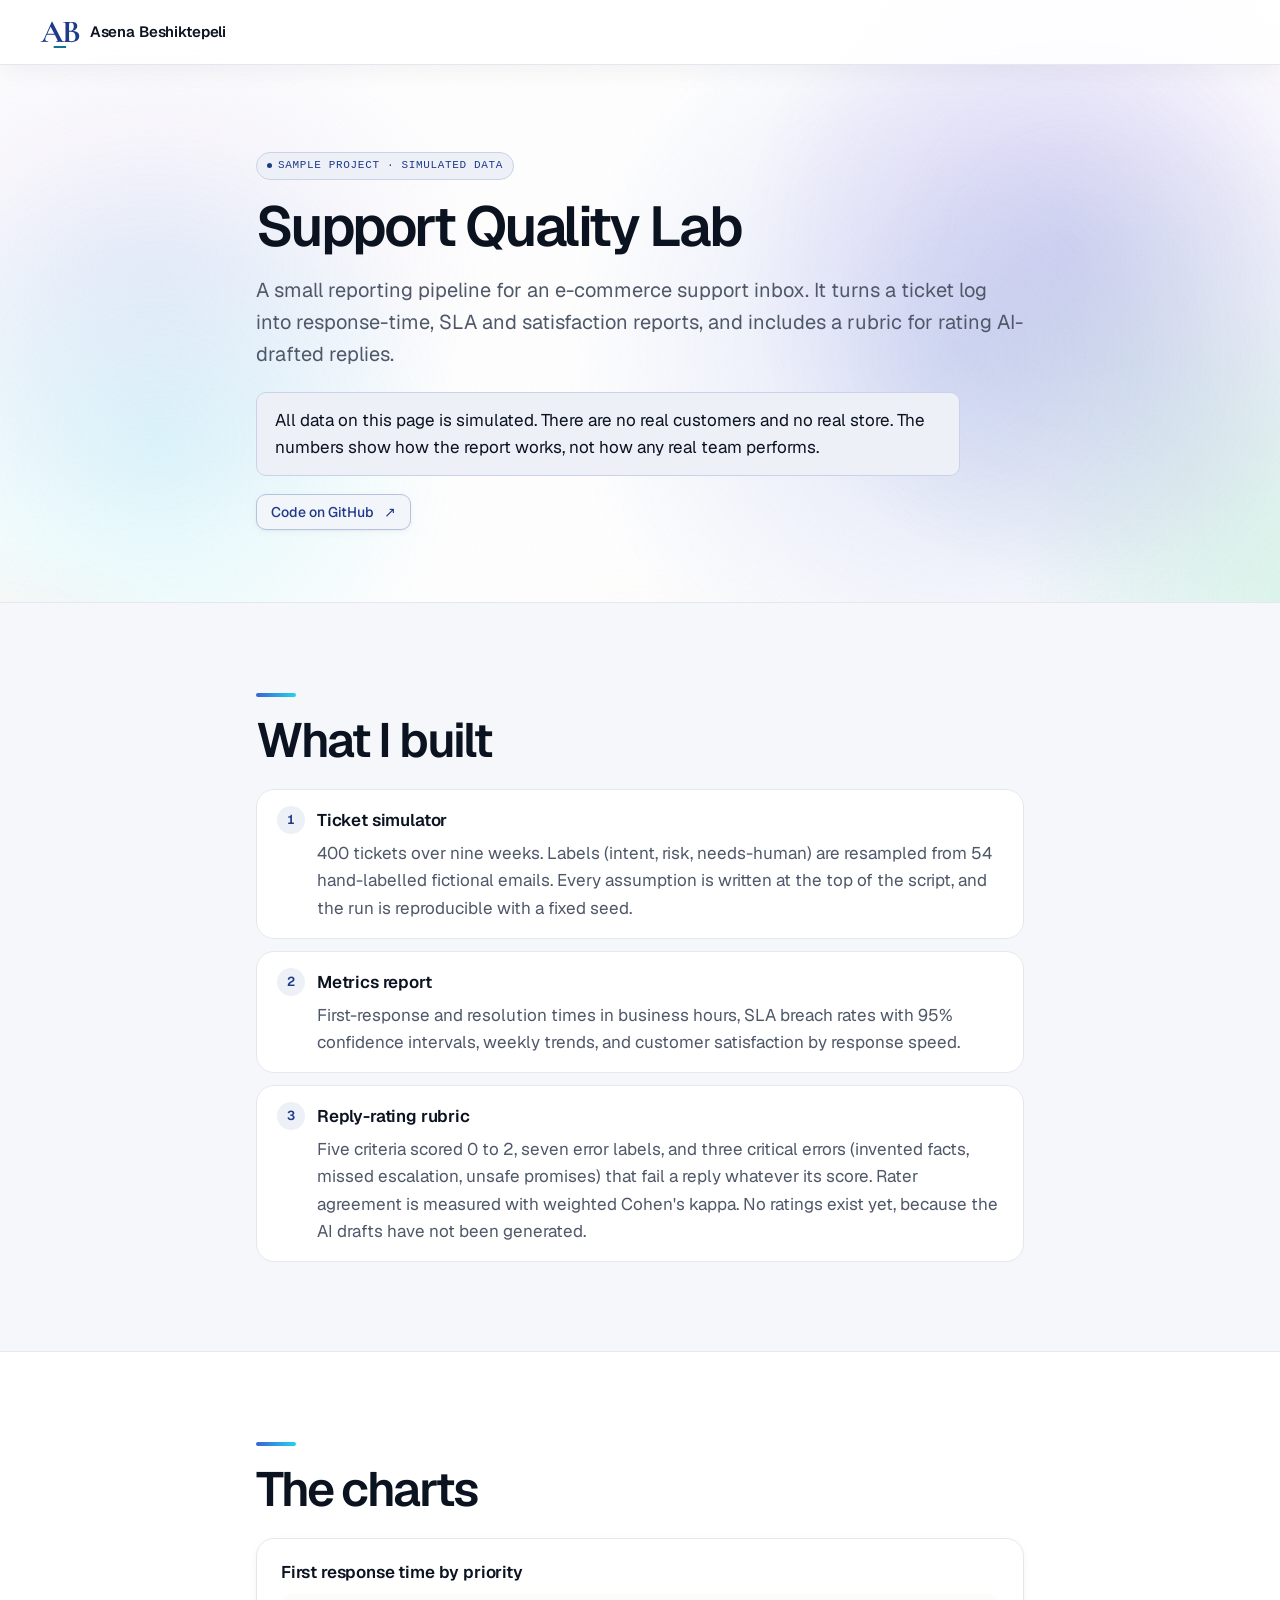
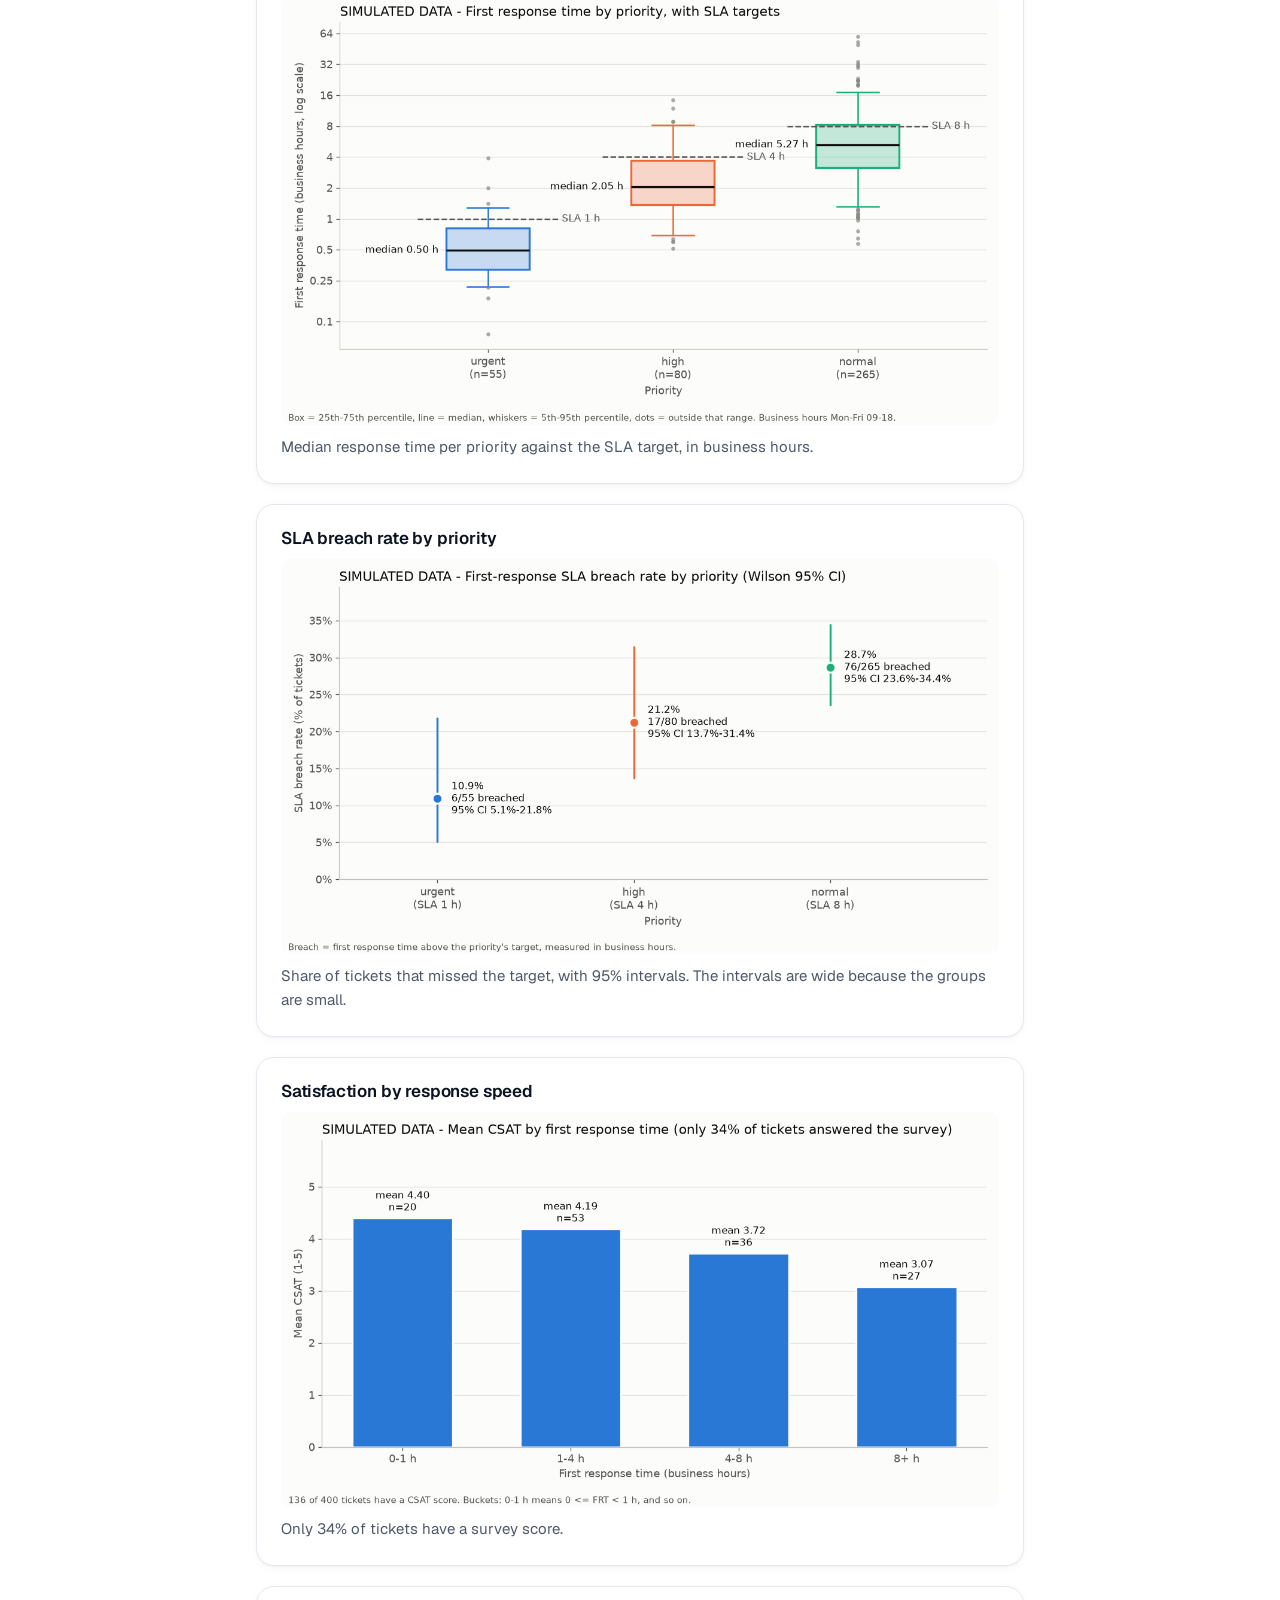
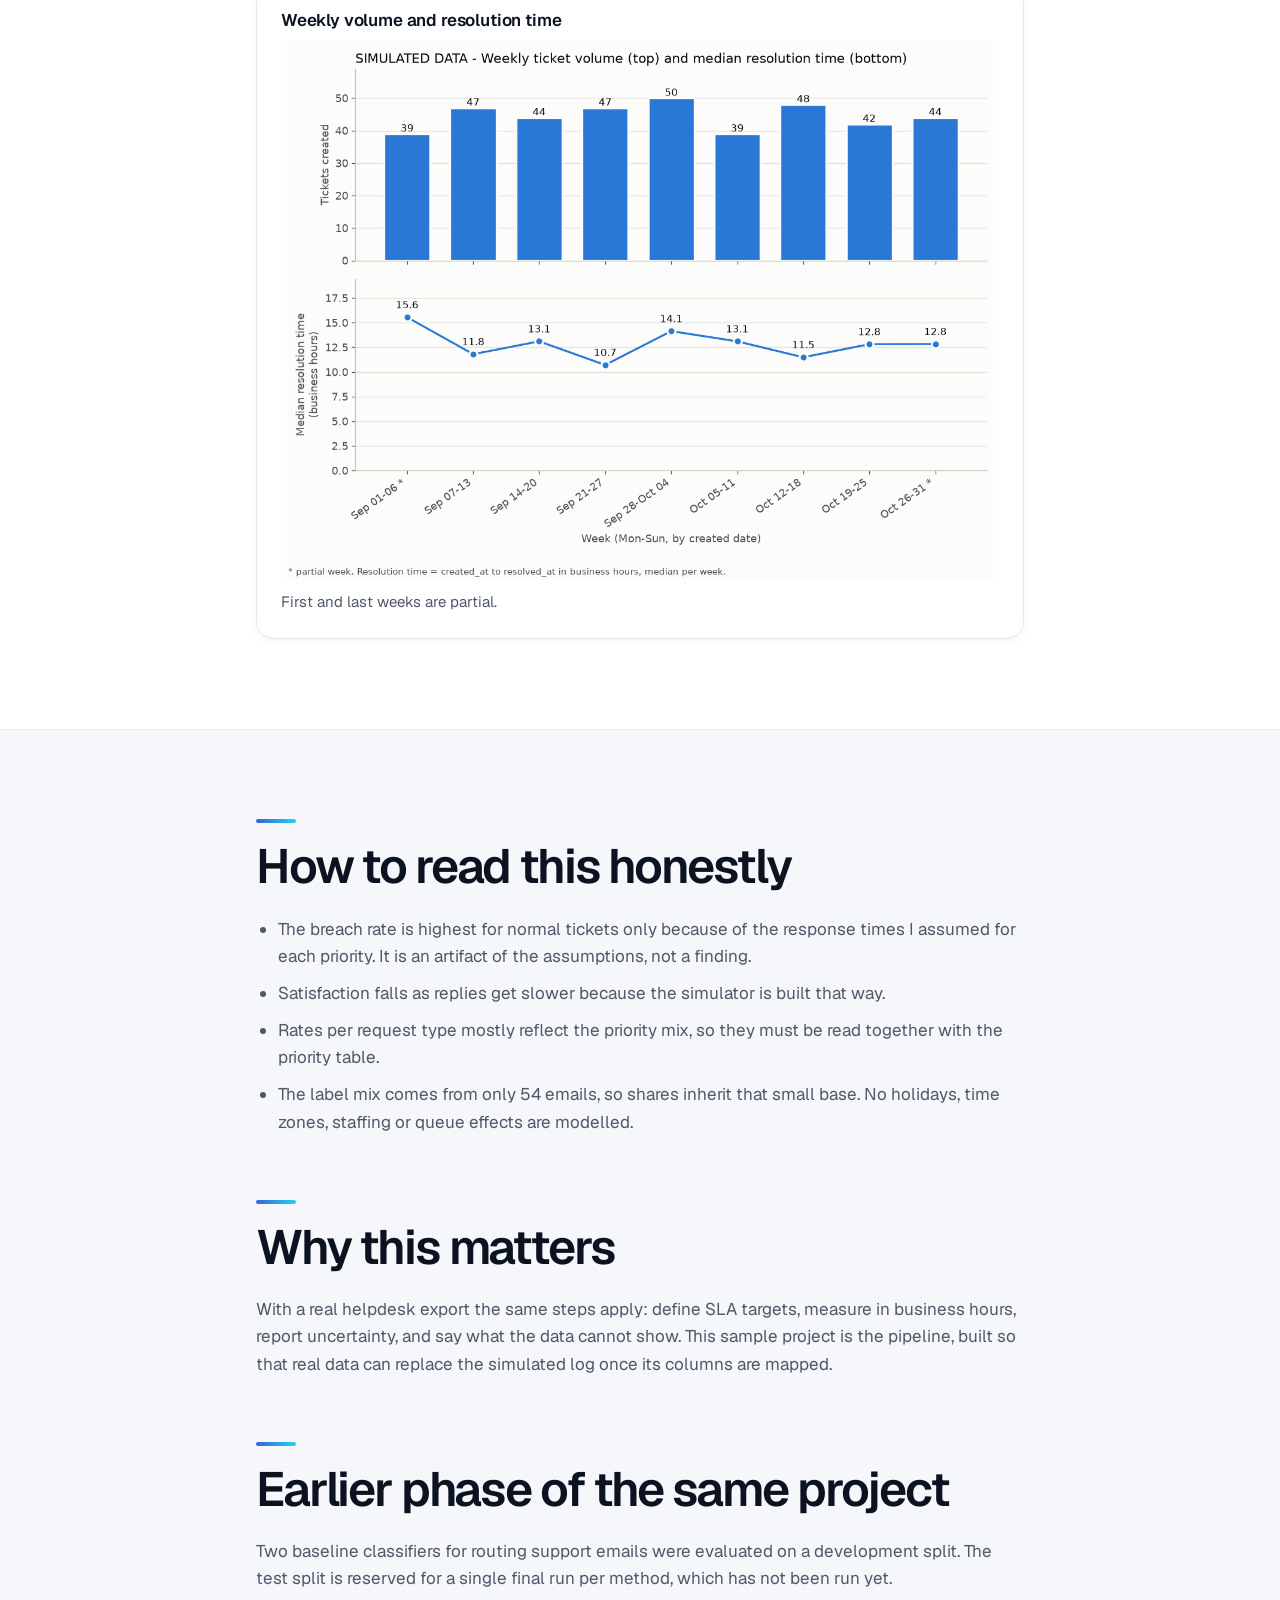
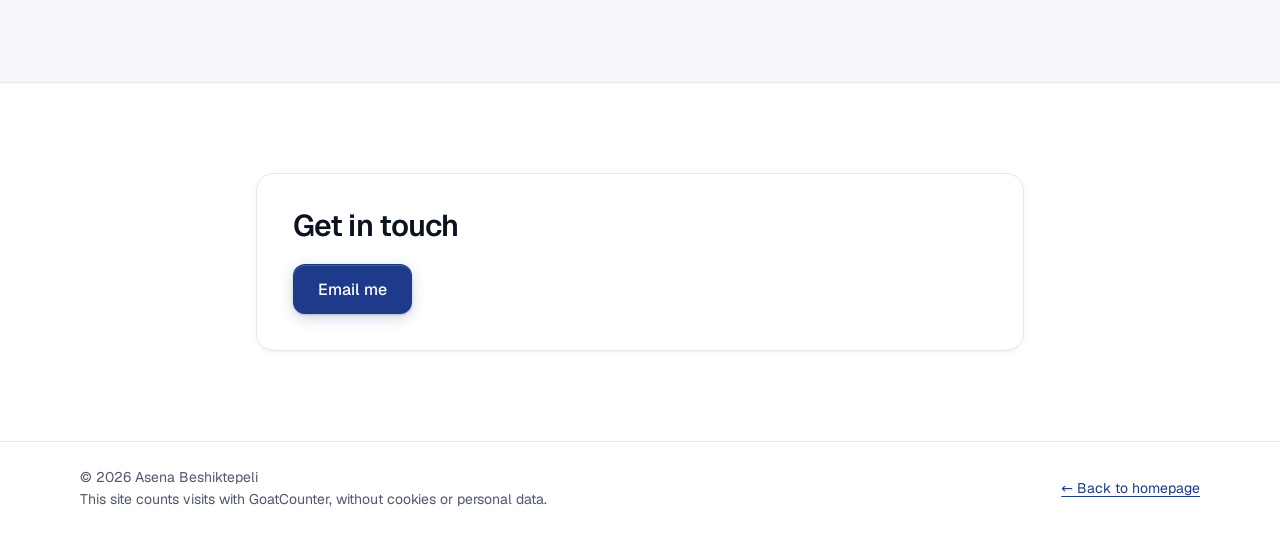
<file: docs/support-quality-lab/index.html>
<!doctype html>
<html lang="en">
<head>
  <meta charset="utf-8">
  <meta name="viewport" content="width=device-width, initial-scale=1">
  <title>Support Quality Lab – Asena Beshiktepeli</title>
  <script>document.documentElement.classList.add("js");</script>
  <meta name="description" content="A small reporting pipeline for an e-commerce support inbox: response-time, SLA and satisfaction reports from a ticket log, plus a rubric for rating AI-drafted replies. Sample project with simulated data.">
  <link rel="canonical" href="https://asenabeshiktepeli.github.io/support-quality-lab/">
  <meta property="og:type" content="website">
  <meta property="og:site_name" content="Asena Beshiktepeli">
  <meta property="og:title" content="Support Quality Lab – Asena Beshiktepeli">
  <meta property="og:description" content="A small reporting pipeline for an e-commerce support inbox: response-time, SLA and satisfaction reports from a ticket log, plus a rubric for rating AI-drafted replies. Sample project with simulated data.">
  <meta property="og:url" content="https://asenabeshiktepeli.github.io/support-quality-lab/">
  <meta property="og:image" content="https://asenabeshiktepeli.github.io/static/og/og-image-v2.png">
  <meta property="og:image:width" content="1200">
  <meta property="og:image:height" content="630">
  <meta property="og:image:alt" content="Asena Beshiktepeli – E-commerce Virtual Assistant &amp; Customer Support">
  <meta name="twitter:card" content="summary_large_image">
  <meta name="twitter:title" content="Support Quality Lab – Asena Beshiktepeli">
  <meta name="twitter:description" content="A small reporting pipeline for an e-commerce support inbox: response-time, SLA and satisfaction reports from a ticket log, plus a rubric for rating AI-drafted replies. Sample project with simulated data.">
  <meta name="twitter:image" content="https://asenabeshiktepeli.github.io/static/og/og-image-v2.png">
  <link rel="icon" href="../static/favicon.svg" type="image/svg+xml">
  <link rel="icon" href="../static/favicon.png" type="image/png" sizes="32x32">
  <link rel="icon" href="../favicon.ico" sizes="32x32">
  <link rel="apple-touch-icon" href="../static/apple-touch-icon.png">
  <meta name="theme-color" content="#ffffff">
  <meta name="color-scheme" content="light">
  <link rel="preload" href="../static/fonts/geist-latin-wght.woff2" as="font" type="font/woff2" crossorigin>
  <link rel="stylesheet" href="../static/css/style.css">
  <link rel="stylesheet" href="../static/css/ai-ready.css">
  <link rel="stylesheet" href="../static/css/case-page.css">
</head>
<body>
<a class="skip-link" href="#built">Skip to content</a><header class="site-header is-scrolled">
  <nav class="bar bar-simple container" aria-label="Main">
    <a class="brand" href="../" translate="no">
      <span class="brand-mark" aria-hidden="true"><svg viewBox="0 0 39.8 32" width="39.8" height="32" focusable="false"><g transform="translate(0.76 26) scale(0.03200)"><g fill="#1e3a8a"><path d="M171 -229 186 -257H474L481 -229ZM717 -12Q722 -12 722 -6Q722 0 717 0Q687 0 654.5 -2Q622 -4 592 -4Q558 -4 533 -2Q508 0 477 0Q473 0 473 -6Q473 -12 477 -12Q518 -12 524.5 -28.5Q531 -45 506 -94L303 -495L352 -581L153 -142Q126 -82 152 -47Q178 -12 234 -12Q239 -12 239 -6Q239 0 234 0Q204 0 179 -2Q154 -4 116 -4Q77 -4 53.5 -2Q30 0 -4 0Q-8 0 -8 -6Q-8 -12 -4 -12Q23 -12 42.5 -23.5Q62 -35 81.5 -65.5Q101 -96 126 -152L343 -629Q344 -632 352 -632.5Q360 -633 361 -629L611 -137Q635 -90 652.5 -62.5Q670 -35 685.5 -23.5Q701 -12 717 -12Z"/><path d="M966 -335 977 -353Q1046 -353 1096.5 -331Q1147 -309 1175 -270.5Q1203 -232 1203 -181Q1203 -129 1173 -87Q1143 -45 1090.5 -20.5Q1038 4 972 4Q945 4 903.5 1Q862 -2 828 -2Q792 -2 759.5 -1Q727 0 701 0Q698 0 698 -6Q698 -12 701 -12Q729 -12 744.5 -17Q760 -22 766.5 -37Q773 -52 773 -81V-544Q773 -573 767 -587.5Q761 -602 745.5 -607.5Q730 -613 702 -613Q700 -613 700 -619Q700 -625 702 -625Q728 -625 760 -623.5Q792 -622 828 -622Q857 -622 888 -625Q919 -628 951 -628Q1011 -628 1053.5 -613.5Q1096 -599 1119 -570.5Q1142 -542 1142 -499Q1142 -444 1098 -398.5Q1054 -353 966 -335ZM936 -606Q917 -606 905.5 -600Q894 -594 889.5 -580.5Q885 -567 885 -542V-346L848 -353Q881 -352 902 -351.5Q923 -351 925 -351Q979 -351 1006 -391.5Q1033 -432 1033 -490Q1033 -528 1021.5 -554Q1010 -580 988.5 -593Q967 -606 936 -606ZM955 -21Q1024 -21 1055 -56.5Q1086 -92 1086 -157Q1086 -231 1050.5 -277.5Q1015 -324 937 -324Q927 -324 903 -323.5Q879 -323 852 -318L885 -330V-81Q885 -61 889.5 -47.5Q894 -34 909 -27.5Q924 -21 955 -21Z"/></g></g><rect x="13.7" y="30" width="12.4" height="2" fill="#0e7490"/></svg></span>
      <span class="brand-name">Asena Beshiktepeli</span>
    </a>
  </nav>
</header>

<main class="ai-page">

  <section class="ai-intro" aria-labelledby="sql-title">
    <div class="hero-bg" aria-hidden="true"><span class="hero-glow"></span><span class="hero-grid-lines"></span></div>
    <div class="container ai-intro-inner">
<span class="badge">Sample project · Simulated data</span>      <h1 class="ai-title" id="sql-title">Support Quality Lab</h1>
<p class="ai-lead">A small reporting pipeline for an e-commerce support inbox. It turns a ticket log into response-time, SLA and satisfaction reports, and includes a rubric for rating AI-drafted replies.</p><p class="ai-callout sql-notice">All data on this page is simulated. There are no real customers and no real store. The numbers show how the report works, not how any real team performs.</p>      <a class="btn btn-ghost btn-sm" href="https://github.com/asenabeshiktepeli/support-copilot" target="_blank" rel="noopener"
         data-goatcounter-click="sql-code-github" data-goatcounter-title="Code on GitHub (Support Quality Lab)">
        Code on GitHub <span aria-hidden="true">↗</span><span class="visually-hidden"> (opens in a new tab)</span>
      </a>
    </div>
  </section>

  <section class="ai-section ai-soft" id="built" aria-labelledby="built-title">
    <div class="container ai-narrow">
      <h2 class="section-title sql-section-title" id="built-title">What I built</h2>
      <ol class="ai-fixes">
        <li class="ai-fix">
          <h3 class="ai-fix-title"><span class="ai-q-num" aria-hidden="true">1</span>Ticket simulator</h3>
          <p>400 tickets over nine weeks. Labels (intent, risk, needs-human) are resampled from 54 hand-labelled fictional emails. Every assumption is written at the top of the script, and the run is reproducible with a fixed seed.</p>
        </li>
        <li class="ai-fix">
          <h3 class="ai-fix-title"><span class="ai-q-num" aria-hidden="true">2</span>Metrics report</h3>
          <p>First-response and resolution times in business hours, SLA breach rates with 95% confidence intervals, weekly trends, and customer satisfaction by response speed.</p>
        </li>
        <li class="ai-fix">
          <h3 class="ai-fix-title"><span class="ai-q-num" aria-hidden="true">3</span>Reply-rating rubric</h3>
          <p>Five criteria scored 0 to 2, seven error labels, and three critical errors (invented facts, missed escalation, unsafe promises) that fail a reply whatever its score. Rater agreement is measured with weighted Cohen&#39;s kappa. No ratings exist yet, because the AI drafts have not been generated.</p>
        </li>
      </ol>
    </div>
  </section>

  <section class="ai-section" id="charts" aria-labelledby="charts-title">
    <div class="container ai-narrow">
      <h2 class="section-title sql-section-title" id="charts-title">The charts</h2>
      <div class="sql-charts">
        <figure class="sql-chart">
          <h3 class="sql-chart-title">First response time by priority</h3>
          <img src="../static/img/support-quality-lab/frt_by_priority.png" alt="Box plot of simulated first response times in business hours for urgent, high and normal tickets, each shown against its SLA target of 1, 4 and 8 hours. Medians: 0.50, 2.05 and 5.27 hours." width="1200" height="720" loading="lazy" decoding="async">
<figcaption>Median response time per priority against the SLA target, in business hours.</figcaption>        </figure>
        <figure class="sql-chart">
          <h3 class="sql-chart-title">SLA breach rate by priority</h3>
          <img src="../static/img/support-quality-lab/sla_by_priority.png" alt="Dot chart of simulated SLA breach rates with 95% intervals: urgent 10.9% (6 of 55), high 21.2% (17 of 80), normal 28.7% (76 of 265)." width="1200" height="660" loading="lazy" decoding="async">
<figcaption>Share of tickets that missed the target, with 95% intervals. The intervals are wide because the groups are small.</figcaption>        </figure>
        <figure class="sql-chart">
          <h3 class="sql-chart-title">Satisfaction by response speed</h3>
          <img src="../static/img/support-quality-lab/csat_by_frt.png" alt="Bar chart of simulated mean satisfaction scores (1 to 5) by first response time: 4.40 for 0–1 hours, 4.19 for 1–4 hours, 3.72 for 4–8 hours and 3.07 for over 8 hours." width="1200" height="660" loading="lazy" decoding="async">
<figcaption>Only 34% of tickets have a survey score.</figcaption>        </figure>
        <figure class="sql-chart">
          <h3 class="sql-chart-title">Weekly volume and resolution time</h3>
          <img src="../static/img/support-quality-lab/weekly.png" alt="Two simulated weekly charts from September to October: tickets created per week, between 39 and 50, and median resolution time per week, between 10.7 and 15.6 business hours." width="1200" height="900" loading="lazy" decoding="async">
<figcaption>First and last weeks are partial.</figcaption>        </figure>
      </div>
    </div>
  </section>

  <section class="ai-section ai-soft" aria-labelledby="honest-title">
    <div class="container ai-narrow">
      <h2 class="section-title sql-section-title" id="honest-title">How to read this honestly</h2>
      <div class="ai-md sql-text">
        <ul>
<li>The breach rate is highest for normal tickets only because of the response times I assumed for each priority. It is an artifact of the assumptions, not a finding.</li><li>Satisfaction falls as replies get slower because the simulator is built that way.</li><li>Rates per request type mostly reflect the priority mix, so they must be read together with the priority table.</li><li>The label mix comes from only 54 emails, so shares inherit that small base. No holidays, time zones, staffing or queue effects are modelled.</li>        </ul>
      </div>

      <h2 class="section-title sql-section-title sql-next">Why this matters</h2>
      <p class="sql-text">With a real helpdesk export the same steps apply: define SLA targets, measure in business hours, report uncertainty, and say what the data cannot show. This sample project is the pipeline, built so that real data can replace the simulated log once its columns are mapped.</p>

      <h2 class="section-title sql-section-title sql-next">Earlier phase of the same project</h2>
      <p class="sql-text">Two baseline classifiers for routing support emails were evaluated on a development split. The test split is reserved for a single final run per method, which has not been run yet.</p>
    </div>
  </section>

  <section class="ai-section" aria-labelledby="sql-cta-title">
    <div class="container ai-narrow">
      <div class="ai-cta card">
        <h2 class="ai-cta-title" id="sql-cta-title">Get in touch</h2>
        <div class="ai-actions">
          <a class="btn btn-primary btn-lg" href="mailto:asenabeshiktepeli@gmail.com?subject=Support%20Quality%20Lab"
             data-goatcounter-click="email-support-quality-lab" data-goatcounter-title="Email (Support Quality Lab)">Email me</a>
        </div>
      </div>
    </div>
  </section>
</main>

<footer class="not-found-footer ai-footer">
  <div class="container ai-footer-inner">
    <div>
<p>© 2026 <span translate="no">Asena Beshiktepeli</span></p><p>This site counts visits with GoatCounter, without cookies or personal data.</p>    </div>
<a href="../"><span aria-hidden="true">←</span> Back to homepage</a>  </div>
</footer>
  <script src="../static/js/main.js" defer></script>
  <script data-goatcounter="https://asenabeshiktepeli.goatcounter.com/count"
          async src="//gc.zgo.at/count.v4.js"
          crossorigin="anonymous"
          integrity="sha384-nRw6qfbWyJha9LhsOtSb2YJDyZdKvvCFh0fJYlkquSFjUxp9FVNugbfy8q1jdxI+"></script>
</body>
</html>
</file>
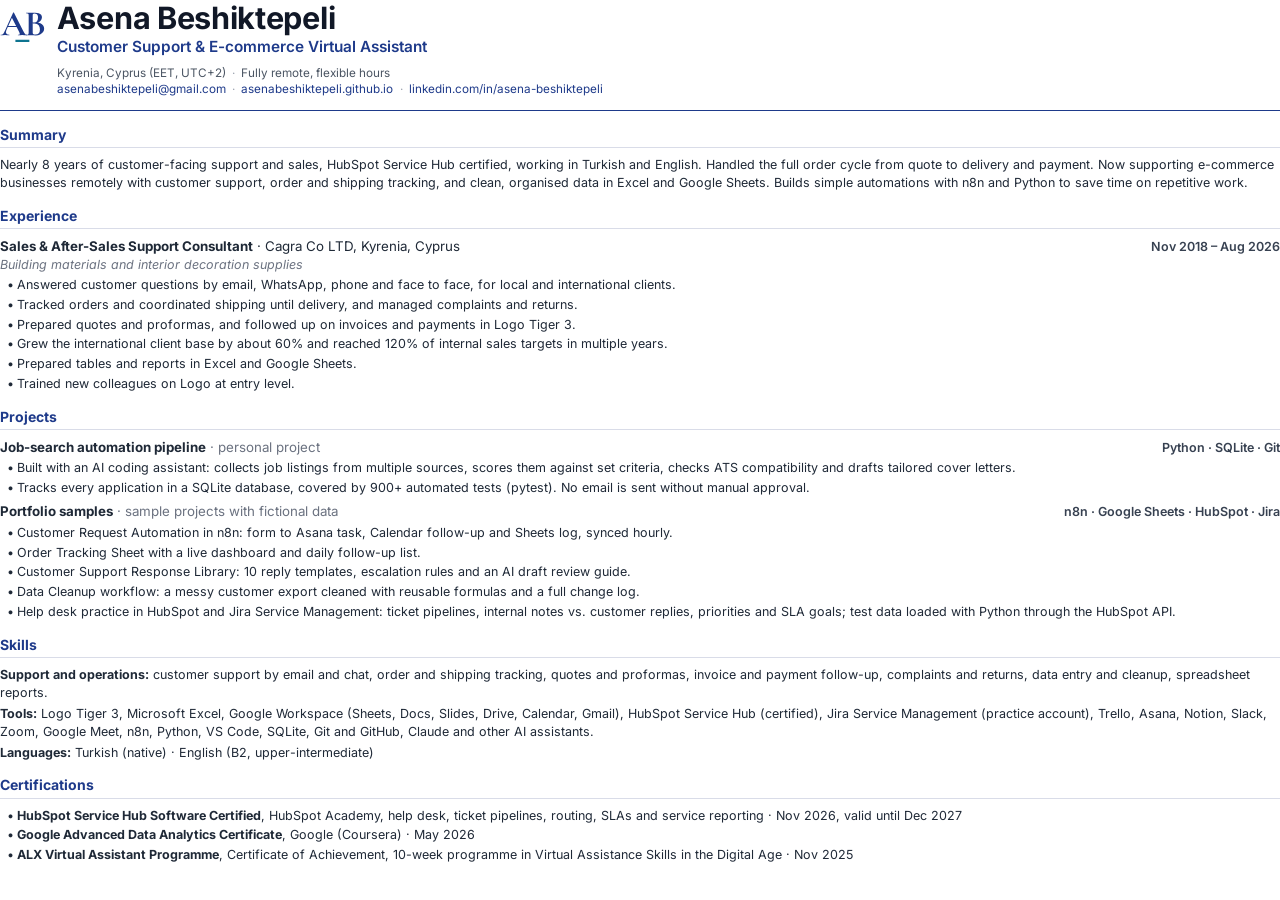
<file: cv/cv.html>
<!doctype html>
<html lang="en">
<head>
<meta charset="utf-8">
<title>Asena Beshiktepeli – CV</title>
<meta name="author" content="Asena Beshiktepeli">
<meta name="description" content="CV of Asena Beshiktepeli, E-commerce Virtual Assistant and Customer Support">
<link rel="stylesheet" href="cv.css">
</head>
<body>
<!-- Source of static/cv/Asena_Beshiktepeli_CV.pdf. Make the PDF with:
       .\.venv\Scripts\python.exe tools\make_cv.py
     No phone number, street address or ID details on this page. -->

<header class="cv-header">
  <svg class="cv-logo" viewBox="0 0 39.8 32" width="39.8" height="32" aria-hidden="true" focusable="false"><g transform="translate(0.76 26) scale(0.03200)"><g fill="#1e3a8a"><path d="M171 -229 186 -257H474L481 -229ZM717 -12Q722 -12 722 -6Q722 0 717 0Q687 0 654.5 -2Q622 -4 592 -4Q558 -4 533 -2Q508 0 477 0Q473 0 473 -6Q473 -12 477 -12Q518 -12 524.5 -28.5Q531 -45 506 -94L303 -495L352 -581L153 -142Q126 -82 152 -47Q178 -12 234 -12Q239 -12 239 -6Q239 0 234 0Q204 0 179 -2Q154 -4 116 -4Q77 -4 53.5 -2Q30 0 -4 0Q-8 0 -8 -6Q-8 -12 -4 -12Q23 -12 42.5 -23.5Q62 -35 81.5 -65.5Q101 -96 126 -152L343 -629Q344 -632 352 -632.5Q360 -633 361 -629L611 -137Q635 -90 652.5 -62.5Q670 -35 685.5 -23.5Q701 -12 717 -12Z"/><path d="M966 -335 977 -353Q1046 -353 1096.5 -331Q1147 -309 1175 -270.5Q1203 -232 1203 -181Q1203 -129 1173 -87Q1143 -45 1090.5 -20.5Q1038 4 972 4Q945 4 903.5 1Q862 -2 828 -2Q792 -2 759.5 -1Q727 0 701 0Q698 0 698 -6Q698 -12 701 -12Q729 -12 744.5 -17Q760 -22 766.5 -37Q773 -52 773 -81V-544Q773 -573 767 -587.5Q761 -602 745.5 -607.5Q730 -613 702 -613Q700 -613 700 -619Q700 -625 702 -625Q728 -625 760 -623.5Q792 -622 828 -622Q857 -622 888 -625Q919 -628 951 -628Q1011 -628 1053.5 -613.5Q1096 -599 1119 -570.5Q1142 -542 1142 -499Q1142 -444 1098 -398.5Q1054 -353 966 -335ZM936 -606Q917 -606 905.5 -600Q894 -594 889.5 -580.5Q885 -567 885 -542V-346L848 -353Q881 -352 902 -351.5Q923 -351 925 -351Q979 -351 1006 -391.5Q1033 -432 1033 -490Q1033 -528 1021.5 -554Q1010 -580 988.5 -593Q967 -606 936 -606ZM955 -21Q1024 -21 1055 -56.5Q1086 -92 1086 -157Q1086 -231 1050.5 -277.5Q1015 -324 937 -324Q927 -324 903 -323.5Q879 -323 852 -318L885 -330V-81Q885 -61 889.5 -47.5Q894 -34 909 -27.5Q924 -21 955 -21Z"/></g></g><rect x="13.7" y="30" width="12.4" height="2" fill="#0e7490"/></svg>
  <div>
    <h1 class="cv-name">Asena Beshiktepeli</h1>
    <p class="cv-title">Customer Support &amp; E-commerce Virtual Assistant</p>
    <p class="cv-contact">Kyrenia, Cyprus (EET, UTC+2) <span class="sep">·</span> Fully remote, flexible hours</p>
    <p class="cv-contact"><a href="mailto:asenabeshiktepeli@gmail.com">asenabeshiktepeli@gmail.com</a> <span class="sep">·</span> <a href="https://asenabeshiktepeli.github.io">asenabeshiktepeli.github.io</a> <span class="sep">·</span> <a href="https://www.linkedin.com/in/asena-beshiktepeli">linkedin.com/in/asena-beshiktepeli</a></p>
  </div>
</header>

<section>
  <h2>Summary</h2>
  <p>Nearly 8 years of customer-facing support and sales, HubSpot Service Hub certified, working in Turkish and English. Handled the full order cycle from quote to delivery and payment. Now supporting e-commerce businesses remotely with customer support, order and shipping tracking, and clean, organised data in Excel and Google Sheets. Builds simple automations with n8n and Python to save time on repetitive work.</p>
</section>

<section>
  <h2>Experience</h2>
  <div class="entry">
    <div class="entry-head">
      <span class="entry-title">Sales &amp; After-Sales Support Consultant<span class="entry-org"> · Cagra Co LTD, Kyrenia, Cyprus</span></span>
      <span class="entry-side">Nov 2018 – Aug 2026</span>
    </div>
    <p class="entry-sub">Building materials and interior decoration supplies</p>
    <ul>
      <li>Answered customer questions by email, WhatsApp, phone and face to face, for local and international clients.</li>
      <li>Tracked orders and coordinated shipping until delivery, and managed complaints and returns.</li>
      <li>Prepared quotes and proformas, and followed up on invoices and payments in Logo Tiger 3.</li>
      <li>Grew the international client base by about 60% and reached 120% of internal sales targets in multiple years.</li>
      <li>Prepared tables and reports in Excel and Google Sheets.</li>
      <li>Trained new colleagues on Logo at entry level.</li>
    </ul>
  </div>
</section>

<section>
  <h2>Projects</h2>
  <div class="entry">
    <div class="entry-head">
      <span class="entry-title">Job-search automation pipeline<span class="entry-note"> · personal project</span></span>
      <span class="entry-side">Python · SQLite · Git</span>
    </div>
    <ul>
      <li>Built with an AI coding assistant: collects job listings from multiple sources, scores them against set criteria, checks ATS compatibility and drafts tailored cover letters.</li>
      <li>Tracks every application in a SQLite database, covered by 900+ automated tests (pytest). No email is sent without manual approval.</li>
    </ul>
  </div>
  <div class="entry">
    <div class="entry-head">
      <span class="entry-title">Portfolio samples<span class="entry-note"> · sample projects with fictional data</span></span>
      <span class="entry-side">n8n · Google Sheets · HubSpot · Jira</span>
    </div>
    <ul>
      <li>Customer Request Automation in n8n: form to Asana task, Calendar follow-up and Sheets log, synced hourly.</li>
      <li>Order Tracking Sheet with a live dashboard and daily follow-up list.</li>
      <li>Customer Support Response Library: 10 reply templates, escalation rules and an AI draft review guide.</li>
      <li>Data Cleanup workflow: a messy customer export cleaned with reusable formulas and a full change log.</li>
      <li>Help desk practice in HubSpot and Jira Service Management: ticket pipelines, internal notes vs. customer replies, priorities and SLA goals; test data loaded with Python through the HubSpot API.</li>
    </ul>
  </div>
</section>

<section class="skills">
  <h2>Skills</h2>
  <p><strong>Support and operations:</strong> customer support by email and chat, order and shipping tracking, quotes and proformas, invoice and payment follow-up, complaints and returns, data entry and cleanup, spreadsheet reports.</p>
  <p><strong>Tools:</strong> Logo Tiger 3, Microsoft Excel, Google Workspace (Sheets, Docs, Slides, Drive, Calendar, Gmail), HubSpot Service Hub (certified), Jira Service Management (practice account), Trello, Asana, Notion, Slack, Zoom, Google Meet, n8n, Python, VS Code, SQLite, Git and GitHub, Claude and other AI assistants.</p>
  <p><strong>Languages:</strong> Turkish (native) · English (B2, upper-intermediate)</p>
</section>

<section>
  <h2>Certifications</h2>
  <ul>
    <li><strong>HubSpot Service Hub Software Certified</strong>, HubSpot Academy, help desk, ticket pipelines, routing, SLAs and service reporting · Nov&nbsp;2026, valid until Dec&nbsp;2027</li>
    <li><strong>Google Advanced Data Analytics Certificate</strong>, Google (Coursera) · May 2026</li>
    <li><strong>ALX Virtual Assistant Programme</strong>, Certificate of Achievement, 10-week programme in Virtual Assistance Skills in the Digital Age · Nov 2025</li>
  </ul>
</section>
</body>
</html>
</file>
<file: docs/static/css/style.css>
/* ==========================================================================
   Portfolio – single stylesheet, no framework.
   Colours, type and spacing live in :root. One navy accent; everything else derives from it.
   ========================================================================== */

/* Geist (variable, Latin subset), served from this site instead of Google Fonts.
   Same file and same character range Google Fonts used; licence: static/fonts/OFL.txt */
@font-face {
  font-family: "Geist";
  font-style: normal;
  font-weight: 300 800;
  font-display: swap;
  src: url("../fonts/geist-latin-wght.woff2") format("woff2");
  unicode-range: U+0000-00FF, U+0131, U+0152-0153, U+02BB-02BC, U+02C6, U+02DA, U+02DC, U+0304, U+0308, U+0329, U+2000-206F, U+20AC, U+2122, U+2191, U+2193, U+2212, U+2215, U+FEFF, U+FFFD;
}

:root {
  --bg: #ffffff;
  --bg-soft: #f6f7fb;
  --surface: #ffffff;
  --text: #0b1220;
  --muted: #4f5869;
  --faint: #8a93a6;
  --border: #e4e7ee;
  --border-strong: #d0d5e0;

  --accent: #1e3a8a;
  --accent-strong: #172e6e;
  --accent-bright: #3b63d6;
  --accent-soft: color-mix(in oklab, var(--accent) 7%, white);
  --accent-line: color-mix(in oklab, var(--accent) 22%, white);
  --on-accent: #ffffff;
  --gradient: linear-gradient(135deg, var(--accent-bright) 0%, var(--accent) 45%, #6d8ff0 100%);

  /* 0. Second accent: teal (same as the logo). Used sparingly: numbers, step indexes,
     thin lines, the package cards' top strip and link underlines.
     On dark: #22d3ee (10:1 on navy). On light: #0e7490 (5.4:1 on white). */
  --teal: #22d3ee;
  --teal-ink: #0e7490;
  --teal-soft: color-mix(in oklab, var(--teal) 12%, white);
  --gradient-2: linear-gradient(90deg, var(--accent-bright), var(--teal));

  --navy: #0a1430;
  --navy-2: #111f47;
  --navy-text: #eef1f8;
  --navy-muted: #a7b1c8;
  --navy-border: rgba(255, 255, 255, 0.12);

  --success: #15803d;

  --font-sans: "Geist", "Inter", system-ui, -apple-system, "Segoe UI", Roboto, Arial, sans-serif;
  --font-mono: ui-monospace, "SFMono-Regular", Menlo, Consolas, monospace;

  --radius-sm: 10px;
  --radius: 18px;
  --radius-lg: 28px;
  --shadow-sm: 0 1px 2px rgba(11, 18, 32, 0.04), 0 2px 8px rgba(11, 18, 32, 0.04);
  --shadow: 0 10px 30px rgba(11, 18, 32, 0.07), 0 2px 6px rgba(11, 18, 32, 0.04);
  --shadow-lg: 0 30px 80px rgba(11, 18, 32, 0.14);
  --shadow-accent: 0 10px 28px color-mix(in oklab, var(--accent) 30%, transparent);

  --container: 1200px;
  --gutter: clamp(16px, 4vw, 40px);
  --header-h: 64px;
  --section-space: clamp(60px, 8.8vw, 118px);  /* phone ~60px, desktop ~112–118px */
  --ease: cubic-bezier(0.22, 1, 0.36, 1);
}

/* ---------- Base ---------- */

*,
*::before,
*::after {
  box-sizing: border-box;
}

html {
  scroll-behavior: smooth;
  scroll-padding-top: calc(var(--header-h) + 24px);
  -webkit-text-size-adjust: 100%;
}

body {
  margin: 0;
  background: var(--bg);
  color: var(--text);
  font-family: var(--font-sans);
  font-size: 1.0625rem;
  line-height: 1.6;
  -webkit-font-smoothing: antialiased;
  text-rendering: optimizeLegibility;
  overflow-x: hidden;
  overflow-x: clip;
}

body.is-locked {
  overflow: hidden;
}

h1,
h2,
h3,
h4,
p,
dl,
dd {
  margin: 0;
}

h1,
h2,
h3,
h4 {
  line-height: 1.08;
  letter-spacing: -0.03em;
  font-weight: 600;
  text-wrap: balance;
}

ul,
ol {
  margin: 0;
  padding: 0;
  list-style: none;
}

img,
svg {
  display: block;
  max-width: 100%;
}

img {
  height: auto;
}

a {
  color: var(--accent);
  text-underline-offset: 3px;
}

button {
  font: inherit;
  color: inherit;
}

:focus-visible {
  outline: 2px solid var(--accent-bright);
  outline-offset: 3px;
  border-radius: 6px;
}

::selection {
  background: color-mix(in oklab, var(--accent) 18%, white);
}

html:not(.js) .js-only {
  display: none !important;
}

.container {
  width: 100%;
  max-width: var(--container);
  margin: 0 auto;
  padding: 0 var(--gutter);
}

.skip-link {
  position: fixed;
  top: 8px;
  left: 8px;
  z-index: 100;
  padding: 10px 16px;
  border-radius: var(--radius-sm);
  background: var(--navy);
  color: var(--navy-text);
  font-weight: 500;
  text-decoration: none;
  transform: translateY(-160%);
  transition: transform 0.2s ease;
}

.skip-link:focus {
  transform: none;
}

/* ---------- Header: thin glass bar ---------- */

.site-header {
  position: fixed;
  inset: 0 0 auto;
  z-index: 60;
  border-bottom: 1px solid transparent;
  background: rgba(255, 255, 255, 0.6);
  -webkit-backdrop-filter: saturate(180%) blur(16px);
  backdrop-filter: saturate(180%) blur(16px);
  transition: border-color 0.3s ease, background-color 0.3s ease, box-shadow 0.3s ease;
}

.site-header.is-scrolled {
  border-bottom-color: var(--border);
  background: rgba(255, 255, 255, 0.82);
  box-shadow: 0 6px 24px rgba(11, 18, 32, 0.05);
}

.progress {
  position: absolute;
  inset: 0 0 auto;
  height: 2px;
  overflow: hidden;
}

.progress span {
  display: block;
  height: 100%;
  background: var(--gradient);
  transform-origin: 0 50%;
  transform: scaleX(var(--progress, 0));
}

.bar {
  display: grid;
  grid-template-columns: minmax(0, 1fr) auto minmax(0, 1fr);
  align-items: center;
  gap: 16px;
  height: var(--header-h);
  max-width: 1320px;
}

.brand {
  display: inline-flex;
  align-items: center;
  gap: 10px;
  min-width: 0;
  max-width: 100%;  /* stays inside its grid column, so the name below can shrink */
  justify-self: start;
  color: var(--text);
  font-weight: 600;
  font-size: 0.9375rem;
  letter-spacing: -0.01em;
  text-decoration: none;
  white-space: nowrap;
}

/* min-width: 0 (with max-width on .brand) lets the name shrink and end in "…"
   instead of running under the button */
.brand-name {
  min-width: 0;
  overflow: hidden;
  text-overflow: ellipsis;
}

/* Logo: inline SVG (serif "AB" + teal rule), 32px high like the old box. The capitals sit
   in the middle of the 32px, so they line up with the name. */
.brand-mark {
  display: block;
  flex: none;
}

.brand-mark svg {
  display: block;
  width: auto;
  height: 32px;
}

.bar-links {
  display: flex;
  gap: 2px;
}

.bar-links a {
  position: relative;
  display: block;
  padding: 8px 12px;
  border-radius: 8px;
  color: var(--muted);
  font-size: 0.875rem;
  font-weight: 500;
  text-decoration: none;
  transition: color 0.2s ease, background-color 0.2s ease;
}

.bar-links a:hover {
  color: var(--text);
  background: rgba(11, 18, 32, 0.04);
}

.bar-links a[aria-current="true"] {
  color: var(--text);
}

.bar-links a[aria-current="true"]::after {
  content: "";
  position: absolute;
  left: 12px;
  right: 12px;
  bottom: 2px;
  height: 2px;
  border-radius: 2px;
  background: var(--accent);
}

.bar-actions {
  display: flex;
  align-items: center;
  justify-content: flex-end;
  gap: 8px;
}

.nav-toggle {
  display: none;
  position: relative;
  flex: none;
  width: 40px;
  height: 40px;
  padding: 0;
  border: 1px solid var(--border);
  border-radius: 10px;
  background: var(--surface);
  cursor: pointer;
}

.nav-toggle span {
  position: absolute;
  left: 11px;
  width: 16px;
  height: 1.5px;
  background: var(--text);
  border-radius: 2px;
  transition: transform 0.35s var(--ease), top 0.35s var(--ease);
}

.nav-toggle span:first-child {
  top: 15px;
}

.nav-toggle span:last-child {
  top: 22px;
}

.nav-toggle[aria-expanded="true"] span:first-child {
  top: 18.5px;
  transform: rotate(45deg);
}

.nav-toggle[aria-expanded="true"] span:last-child {
  top: 18.5px;
  transform: rotate(-45deg);
}

/* Full-screen mobile menu */
.mobile-menu {
  position: fixed;
  inset: 0;
  z-index: 55;
  display: flex;
  flex-direction: column;
  justify-content: center;
  gap: 40px;
  padding: calc(var(--header-h) + 32px) var(--gutter) 40px;
  background: rgba(255, 255, 255, 0.96);
  -webkit-backdrop-filter: blur(24px);
  backdrop-filter: blur(24px);
  opacity: 0;
  overflow-y: auto;
  transition: opacity 0.35s var(--ease);
}

.mobile-menu[hidden] {
  display: none;
}

.mobile-menu.is-open {
  opacity: 1;
}

.mobile-menu ul {
  display: grid;
  gap: 2px;
}

.mobile-menu li {
  opacity: 0;
  transform: translateY(16px);
  transition: opacity 0.5s var(--ease), transform 0.5s var(--ease);
  transition-delay: calc(var(--i) * 50ms + 80ms);
}

.mobile-menu.is-open li {
  opacity: 1;
  transform: none;
}

.mobile-menu ul a {
  display: block;
  padding: 6px 0;
  color: var(--text);
  font-size: clamp(1.875rem, 8vw, 2.75rem);
  font-weight: 600;
  letter-spacing: -0.035em;
  line-height: 1.15;
  text-decoration: none;
}

.mobile-menu-foot {
  display: flex;
  flex-wrap: wrap;
  align-items: center;
  gap: 16px;
}

.mobile-menu-email {
  font-weight: 500;
  overflow-wrap: anywhere;
}

@media (max-width: 1080px) {
  .bar {
    grid-template-columns: minmax(0, 1fr) auto;
  }

  .bar-links {
    display: none;
  }

  .js .nav-toggle {
    display: block;
  }

  /* Without JS the links stay visible and wrap below */
  html:not(.js) .bar {
    grid-template-columns: minmax(0, 1fr) auto;
    height: auto;
    padding-block: 10px;
  }

  html:not(.js) .bar-links {
    display: flex;
    flex-wrap: wrap;
    grid-column: 1 / -1;
    grid-row: 2;
  }
}

@media (min-width: 1081px) {
  .mobile-menu {
    display: none !important;
  }
}

@media (max-width: 560px) {
  .bar-email {
    display: none;
  }
}

/* Small screens: the header button stays, the brand name gives way */
@media (max-width: 400px) {
  /* 12px column gap: at 375px the full name then fits its column (with 16px it was half a pixel
     short and got an "…"); the visible space between name and button stays the same */
  .bar {
    gap: 12px;
  }

  .bar-cta {
    padding-inline: 12px;
  }

  /* The serif logo is 8px wider than the old box: at 32px high the name got an "…" at 375px.
     28px high keeps the name whole down to 375px. */
  .brand-mark svg {
    height: 28px;
  }
}

/* Below 375px the name no longer fits next to the button: only the "AB" mark shows.
   The name stays in the link for screen readers (the mark itself is aria-hidden). */
@media (max-width: 374px) {
  .brand-name {
    position: absolute;
    width: 1px;
    height: 1px;
    margin: -1px;
    overflow: hidden;
    clip: rect(0 0 0 0);
    white-space: nowrap;
  }
}

/* ---------- Buttons ---------- */

.btn {
  display: inline-flex;
  align-items: center;
  justify-content: center;
  gap: 10px;
  min-height: 44px;
  padding: 10px 20px;
  border: 1px solid transparent;
  border-radius: 12px;
  font-size: 0.9375rem;
  font-weight: 500;
  line-height: 1.2;
  text-decoration: none;
  white-space: nowrap;
  cursor: pointer;
  transition: transform 0.3s var(--ease), background-color 0.2s ease, border-color 0.2s ease, box-shadow 0.3s var(--ease), color 0.2s ease;
}

.btn-primary {
  background: var(--accent);
  color: var(--on-accent);
  box-shadow: 0 1px 0 rgba(255, 255, 255, 0.16) inset, 0 1px 2px rgba(11, 18, 32, 0.2), 0 4px 14px color-mix(in oklab, var(--accent) 22%, transparent);
}

.btn-primary:hover,
.btn-primary[aria-expanded="true"] {
  background: var(--accent-strong);
  box-shadow: var(--shadow-accent);
  transform: translateY(-1px);
}

/* 9. Secondary buttons (View sample, View screenshots, Email me, Book a call…):
   very light blue fill + coloured border, navy text (~9.5:1). Teal on hover.
   Primary navy buttons stay as they are. */
.btn-ghost {
  background: color-mix(in oklab, var(--accent) 5%, white);
  border-color: color-mix(in oklab, var(--accent) 30%, white);
  color: var(--accent);
  box-shadow: var(--shadow-sm);
}

.btn-ghost:hover {
  background: color-mix(in oklab, var(--teal) 12%, white);
  border-color: var(--teal-ink);
  color: var(--accent-strong);
  box-shadow: 0 4px 14px color-mix(in oklab, var(--teal) 22%, transparent);
  transform: translateY(-1px);
}

.btn-light {
  background: #fff;
  color: var(--navy);
  box-shadow: 0 10px 30px rgba(0, 0, 0, 0.25);
}

.btn-light:hover,
.btn-light[aria-expanded="true"] {
  background: #e9eefc;
  transform: translateY(-1px);
}

.btn-outline-light {
  border-color: rgba(255, 255, 255, 0.35);
  background: transparent;
  color: #fff;
}

.btn-outline-light:hover {
  border-color: #fff;
  background: rgba(255, 255, 255, 0.08);
  transform: translateY(-1px);
}

/* Small text link next to the hero buttons (Download CV).
   Text links with an arrow (this one and .service-sample) draw their 2px underline as a
   background line, so it runs in one piece under the text and the arrow
   (text-decoration on an inline-flex link is drawn per piece and skips the gap). */
.hero-text-link {
  --link-line: color-mix(in oklab, var(--teal-ink) 55%, white);
  display: inline-flex;
  align-items: center;
  gap: 6px;
  min-height: 44px;
  padding: 0 4px;
  color: var(--accent);  /* 9. */
  font-size: 0.9375rem;
  font-weight: 500;
  text-decoration: none;
  background: linear-gradient(var(--link-line), var(--link-line)) 4px calc(50% + 12px) / calc(100% - 8px) 2px no-repeat;
  transition: color 0.2s ease;
}

.hero-text-link:hover {
  --link-line: currentColor;
  color: var(--accent);
}

.btn-arrow {
  display: inline-block;
  transition: transform 0.3s var(--ease);
}

.btn:hover .btn-arrow {
  transform: translateX(3px);
}

.btn-sm {
  min-height: 36px;
  padding: 7px 14px;
  border-radius: 10px;
  font-size: 0.875rem;
}

.btn-lg {
  min-height: 50px;
  padding: 12px 24px;
  font-size: 1rem;
}

.btn-xl {
  min-height: 58px;
  padding: 16px 30px;
  border-radius: 14px;
  font-size: 1.0625rem;
}

/* ---------- Email menu ---------- */

.email-menu {
  position: relative;
  display: inline-flex;
}

.email-menu-panel {
  position: absolute;
  top: calc(100% + 8px);
  left: 0;
  z-index: 70;
  display: grid;
  gap: 2px;
  width: max-content;
  min-width: 248px;
  max-width: calc(100vw - 32px);
  padding: 6px;
  border: 1px solid var(--border);
  border-radius: 14px;
  background: rgba(255, 255, 255, 0.98);
  -webkit-backdrop-filter: blur(16px);
  backdrop-filter: blur(16px);
  box-shadow: var(--shadow-lg);
  color: var(--text);
  text-align: left;
  animation: pop-in 0.18s var(--ease);
}

.email-menu-panel[hidden] {
  display: none;
}

.email-menu-panel:focus {
  outline: none;
}

.email-menu[data-align="end"] .email-menu-panel,
.email-menu-panel.is-end {
  left: auto;
  right: 0;
}

.email-menu-panel.is-up {
  top: auto;
  bottom: calc(100% + 8px);
}

@keyframes pop-in {
  from { opacity: 0; transform: translateY(-4px) scale(0.98); }
  to { opacity: 1; transform: none; }
}

.email-menu-address {
  padding: 8px 10px 8px;
  margin-bottom: 2px;
  border-bottom: 1px solid var(--border);
  color: var(--muted);
  font-family: var(--font-mono);
  font-size: 0.75rem;
  overflow-wrap: anywhere;
}

.email-menu-item {
  display: flex;
  align-items: center;
  gap: 10px;
  width: 100%;
  min-height: 40px;
  padding: 8px 10px;
  border: 0;
  border-radius: 9px;
  background: transparent;
  color: var(--text);
  font-size: 0.9375rem;
  font-weight: 500;
  text-align: left;
  text-decoration: none;
  cursor: pointer;
}

.email-menu-item:hover,
.email-menu-item:focus-visible {
  background: var(--accent-soft);
  color: var(--accent-strong);
}

.email-menu-item:focus-visible {
  outline-offset: -2px;
}

.email-menu-icon {
  display: grid;
  place-items: center;
  flex: none;
  width: 26px;
  height: 26px;
  border: 1px solid var(--border);
  border-radius: 7px;
  background: var(--surface);
  color: var(--muted);
  font-family: var(--font-mono);
  font-size: 0.75rem;
}

.email-menu-ext {
  margin-left: auto;
  color: var(--faint);
}

/* ---------- Hero ---------- */

.hero {
  position: relative;
  isolation: isolate;
  padding: calc(var(--header-h) + clamp(32px, 5vw, 64px)) 0 clamp(56px, 7vw, 88px);
  overflow: hidden;
}

.hero-bg {
  position: absolute;
  inset: 0;
  z-index: -1;
  pointer-events: none;
}

.hero-glow {
  position: absolute;
  top: -30%;
  right: -10%;
  width: min(900px, 90vw);
  aspect-ratio: 1;
  border-radius: 50%;
  background: radial-gradient(circle, color-mix(in oklab, var(--accent-bright) 16%, transparent), transparent 62%);
}

/* 2. Second, teal light at the bottom left. The old grid lines (.hero-grid-lines) are gone;
   the empty span stays in the template and has no style. */
.hero-bg::after {
  content: "";
  position: absolute;
  left: -15%;
  bottom: -35%;
  width: min(700px, 80vw);
  aspect-ratio: 1;
  border-radius: 50%;
  background: radial-gradient(circle, color-mix(in oklab, var(--teal) 14%, transparent), transparent 62%);
}

/* Wider text column, so the name fits on one line on desktop and the badges stay in one row */
.hero-layout {
  display: grid;
  grid-template-columns: minmax(0, 1.7fr) minmax(0, 1fr);
  align-items: center;
  gap: clamp(32px, 5vw, 72px);
}

.hero-meta {
  display: flex;
  flex-wrap: wrap;
  gap: 8px;
  margin-bottom: 28px;
  animation: rise 0.9s var(--ease) both;
}

.status,
.clock {
  display: inline-flex;
  align-items: center;
  gap: 8px;
  min-height: 32px;
  padding: 5px 12px;
  border: 1px solid var(--border);
  border-radius: 999px;
  background: rgba(255, 255, 255, 0.8);
  font-size: 0.8125rem;
  font-weight: 500;
  color: var(--text);
}

.status-dot {
  position: relative;
  width: 8px;
  height: 8px;
  border-radius: 50%;
  background: var(--success);
}

.status-dot::after {
  content: "";
  position: absolute;
  inset: 0;
  border-radius: 50%;
  background: var(--success);
  animation: pulse 2.2s ease-out infinite;
}

@keyframes pulse {
  0% { transform: scale(1); opacity: 0.6; }
  100% { transform: scale(3); opacity: 0; }
}

.clock-label {
  color: var(--muted);
}

.clock-time {
  padding-left: 8px;
  border-left: 1px solid var(--border);
  font-family: var(--font-mono);
  font-variant-numeric: tabular-nums;
}

.clock-zone {
  color: var(--muted);
  font-family: var(--font-mono);
  font-size: 0.75rem;
}

.hero-heading {
  font-weight: inherit;
  letter-spacing: normal;
  line-height: inherit;
}

/* Size balance: the name is still the largest text, but on one line on desktop,
   so the title (what the work is) gets more weight */
.hero-name {
  display: block;
  font-size: clamp(2.25rem, 4.4vw, 4.25rem);
  font-weight: 600;
  letter-spacing: -0.05em;
  line-height: 1;
}

/* Hero entrance: same order and movement as before, but it starts at once and the delays are
   short (0–0.24s, was 0.1–0.7s) and the name has no blur, so the main text appears sooner.
   Reduced motion turns all of it off (see the end of this file). */
.word {
  display: inline-block;
  animation: word-in 1s var(--ease) both;
  animation-delay: calc(var(--i) * 60ms);
}

@keyframes word-in {
  from { opacity: 0; transform: translateY(0.3em); }
  to { opacity: 1; transform: none; }
}

.hero-title {
  display: block;
  margin-top: 14px;
  font-size: clamp(1.125rem, 1.6vw, 1.4375rem);
  line-height: 1.6;
  text-wrap: wrap;
  font-weight: 600;
  letter-spacing: -0.015em;
  color: var(--accent);
  animation: rise 1s var(--ease) 0.08s both;
}

.hero-lead {
  margin-top: 10px;
  max-width: 33em;
  font-size: clamp(1.0625rem, 1.6vw, 1.1875rem);
  color: var(--muted);
  animation: rise 1s var(--ease) 0.12s both;
}

.hero-actions {
  display: flex;
  flex-wrap: wrap;
  align-items: center;
  gap: 12px 16px;
  margin-top: 36px;
  animation: rise 1s var(--ease) 0.18s both;
}

@keyframes rise {
  from { opacity: 0; transform: translateY(14px); }
  to { opacity: 1; transform: none; }
}

.hero-visual {
  display: grid;
  justify-items: end;
  animation: rise 1.1s var(--ease) 0.1s both;
}

/* 2. One rounded square photo with a thin teal edge and a soft teal glow
   (same family as the case study card; calmer than the n8n video frame) */
.photo-card {
  position: relative;
  width: min(360px, 100%);
}

.photo-frame {
  position: relative;
  aspect-ratio: 1;
  border-radius: 28px;
  overflow: hidden;
  background: linear-gradient(160deg, #ffffff, var(--bg-soft));
  outline: 1px solid color-mix(in oklab, var(--teal) 65%, transparent);
  outline-offset: -1px;
  box-shadow:
    0 0 18px color-mix(in oklab, var(--teal) 16%, transparent),
    0 0 44px color-mix(in oklab, var(--teal) 8%, transparent),
    var(--shadow-lg);
}

.photo-frame picture {
  display: block;
  height: 100%;
}

/* The photo file is already cropped tight (head and shoulders), so no zoom is needed */
.avatar {
  display: block;
  width: 100%;
  height: 100%;
  object-fit: cover;
}

.monogram {
  display: grid;
  place-items: center;
  transform: none;
  background: linear-gradient(150deg, var(--accent-bright), var(--navy));
  color: #fff;
  font-size: clamp(3.5rem, 9vw, 6rem);
  font-weight: 500;
  letter-spacing: -0.06em;
}

/* At a glance strip */
/* Proof block under the hero: trust points on the left, stats on the right */
.glance {
  margin-top: clamp(36px, 5vw, 56px);
  padding-top: 24px;
  border-top: 1px solid var(--border);
}

.glance-title {
  margin-bottom: 16px;
  color: var(--muted);
  font-family: var(--font-mono);
  font-size: 0.75rem;
  letter-spacing: 0.08em;
  text-transform: uppercase;
}

/* Proof line under the hero buttons: the trust points side by side, small teal dots.
   Text one tone darker than --muted, so it reads well at 14 px. */
.hero-proof {
  display: flex;
  flex-wrap: wrap;
  gap: 6px 18px;
  margin-top: 20px;
  color: color-mix(in oklab, var(--text) 40%, var(--muted));
  font-size: 0.875rem;
  line-height: 1.4;
  animation: rise 1s var(--ease) 0.24s both;
}

.hero-proof li {
  position: relative;
  padding-left: 14px;
}

.hero-proof li::before {
  content: "";
  position: absolute;
  left: 0;
  top: 0.5em;
  width: 6px;
  height: 6px;
  border-radius: 50%;
  background: var(--teal-ink);
}

/* 3. Stats on a light card with teal edge, glow and a top strip (like the package cards) */
.glance-grid {
  position: relative;
  display: grid;
  grid-template-columns: repeat(2, minmax(0, 1fr));
  overflow: hidden;
  border: 1px solid color-mix(in oklab, #0891b2 45%, white);
  border-radius: var(--radius);
  background:
    radial-gradient(70% 120% at 100% 0%, color-mix(in oklab, var(--teal) 16%, transparent), transparent 70%),
    radial-gradient(60% 100% at 0% 100%, color-mix(in oklab, var(--accent-bright) 8%, transparent), transparent 70%),
    var(--surface);
  box-shadow:
    0 0 0 4px color-mix(in oklab, var(--teal) 10%, transparent),
    0 18px 50px color-mix(in oklab, #0891b2 22%, transparent),
    0 0 60px color-mix(in oklab, var(--teal) 16%, transparent);
}

/* 4px strip on top, same gradient as the package cards */
.glance-grid::before {
  content: "";
  position: absolute;
  inset: 0 0 auto;
  height: 4px;
  background: var(--gradient-2);
}

.glance-item {
  display: flex;
  flex-direction: column-reverse;
  justify-content: flex-end;
  gap: 8px;
  padding: clamp(16px, 2.4vw, 28px);
}

.glance-item + .glance-item {
  border-left: 1px solid color-mix(in oklab, #0891b2 22%, white);
}

/* Navy-to-teal numbers: the light-ground counterpart of the white-to-teal shine */
.glance-value {
  font-size: clamp(2.5rem, 4.6vw, 3.5rem);
  font-weight: 600;
  line-height: 1;
  letter-spacing: -0.045em;
  font-variant-numeric: tabular-nums;
  background: linear-gradient(90deg, var(--accent) 10%, #0891b2 85%);
  -webkit-background-clip: text;
  background-clip: text;
  color: transparent;
}

.glance-label {
  color: var(--muted);
  font-size: 0.875rem;
  line-height: 1.45;
}

@media (max-width: 480px) {
  .hero-proof {
    gap: 4px 14px;
  }

  .glance-label {
    font-size: 0.8125rem;
  }
}

@media (max-width: 800px) {
  .hero-layout {
    grid-template-columns: 1fr;
  }

  .hero-visual {
    order: -1;
    justify-items: start;
  }

  .photo-card {
    width: 112px;
  }

  .photo-frame {
    border-radius: 20px;
    box-shadow: 0 0 12px color-mix(in oklab, var(--teal) 12%, transparent), var(--shadow);
  }

  .monogram {
    font-size: 2.5rem;
  }
}

@media (max-width: 480px) {
  /* Phones: the main button full width, then "Email me" and "Download CV" side by side;
     the CV link keeps its own width, so its underline stays under the text */
  .hero-actions {
    display: grid;
    grid-template-columns: repeat(2, minmax(0, 1fr));
    align-items: center;
    gap: 10px;
  }

  .hero-actions > .btn {
    grid-column: 1 / -1;
    width: 100%;
  }

  .hero-actions .email-menu,
  .hero-actions .email-menu .btn {
    width: 100%;
  }

  .hero-actions .hero-text-link {
    justify-self: center;
  }
}

/* ---------- Sections ---------- */

.section {
  position: relative;
  padding: var(--section-space) 0;
  border-top: 1px solid var(--border);
}

.section-soft {
  background: var(--bg-soft);
}

.section-head {
  display: flex;
  flex-direction: column;
  align-items: flex-start;
  margin-bottom: clamp(28px, 4vw, 48px);
}

.section-title {
  font-size: clamp(1.75rem, 4.2vw, 3rem);
  letter-spacing: -0.045em;
  line-height: 1.05;
}

/* 1. Short blue → teal line above every section title (rhythm) */
.section-title::before {
  content: "";
  display: block;
  width: 40px;
  height: 4px;
  margin-bottom: 18px;
  border-radius: 999px;
  background: var(--gradient-2);
}

.section-intro {
  max-width: 38em;
  margin: calc(clamp(28px, 4vw, 48px) * -0.5) 0 clamp(28px, 3.5vw, 44px);
  color: var(--muted);
  font-size: clamp(1.0625rem, 1.5vw, 1.1875rem);
}

/* Background section: short intro in body text size above the experience card */
.background-intro {
  display: grid;
  gap: 1em;
  max-width: 46em;
  margin-bottom: clamp(32px, 4vw, 48px);
  color: var(--text);
  font-size: clamp(1.0625rem, 1.3vw, 1.125rem);
  line-height: 1.7;
  text-wrap: pretty;
}

/* Small mono label; used as an h3 ("Fixed-price setups", "Experience"), so weight and
   line height are reset to plain text */
.sub-label {
  color: var(--muted);
  font-family: var(--font-mono);
  font-size: 0.75rem;
  font-weight: 400;
  line-height: 1.6;
  letter-spacing: 0.08em;
  text-transform: uppercase;
}

.statement {
  font-size: clamp(1.3125rem, 2.5vw, 1.875rem);
  font-weight: 400;
  line-height: 1.38;
  letter-spacing: -0.022em;
  color: var(--text);
  text-wrap: pretty;
}

/* ---------- Cards: light, gradient edge on hover ---------- */

.card {
  position: relative;
  isolation: isolate;
  background: var(--surface);
  border: 1px solid var(--border);
  border-radius: var(--radius);
  box-shadow: var(--shadow-sm);
  transition: transform 0.5s var(--ease), box-shadow 0.5s var(--ease), border-color 0.3s ease;
}

/* Thin gradient border, faded in on hover */
.card::after {
  content: "";
  position: absolute;
  inset: -1px;
  z-index: 1;
  padding: 1px;
  border-radius: inherit;
  background: var(--gradient);
  -webkit-mask: linear-gradient(#000 0 0) content-box, linear-gradient(#000 0 0);
  -webkit-mask-composite: xor;
  mask: linear-gradient(#000 0 0) content-box exclude, linear-gradient(#000 0 0);
  opacity: 0;
  transition: opacity 0.35s ease;
  pointer-events: none;
}

.card:hover {
  transform: translateY(-3px);
  box-shadow: var(--shadow);
}

.card:hover::after {
  opacity: 1;
}

/* Soft light that follows the pointer (--x / --y set in main.js) */
.spotlight::before {
  content: "";
  position: absolute;
  inset: 0;
  z-index: -1;
  border-radius: inherit;
  background: radial-gradient(380px circle at var(--x, 50%) var(--y, 0%), color-mix(in oklab, var(--accent-bright) 9%, transparent), transparent 50%);
  opacity: 0;
  transition: opacity 0.4s ease;
  pointer-events: none;
}

.spotlight:hover::before {
  opacity: 1;
}

.card-title {
  font-size: clamp(1.1875rem, 1.8vw, 1.375rem);
  letter-spacing: -0.025em;
  line-height: 1.2;
}

.card-text {
  color: var(--muted);
  font-size: 0.96875rem;
}

.card-link {
  color: inherit;
  text-decoration: none;
}

.card-link::after {
  content: "";
  position: absolute;
  inset: 0;
  z-index: 1;
}

/* ---------- Services ---------- */

/* Four in one row from 1100px, 2x2 on tablets (equal-height rows), one column on phones */
.services {
  display: grid;
  grid-template-columns: repeat(2, minmax(0, 1fr));
  grid-auto-rows: 1fr;
  gap: 20px;
}

.service {
  display: flex;
  flex-direction: column;
  gap: 12px;
  height: 100%;
  padding: clamp(20px, 2.2vw, 26px);
}

/* Icon tile to the left of the title */
.service-head {
  display: flex;
  align-items: center;
  gap: 12px;
}

/* Tablets and up: every title takes two lines' height, so the texts in a row start level */
@media (min-width: 640px) {
  .service-head .card-title {
    display: flex;
    align-items: center;
    min-height: 2.4em;
  }
}

@media (min-width: 1100px) {
  .services {
    grid-template-columns: repeat(4, minmax(0, 1fr));
    gap: 16px;
  }

  .services .service {
    padding: 22px;
  }

  .services .service-head {
    gap: 10px;
  }

  .services .icon-tile {
    width: 38px;
    height: 38px;
    border-radius: 11px;
  }

  .services .icon {
    width: 20px;
    height: 20px;
  }

  .services .service-head .card-title {
    font-size: 1.0625rem;
  }

  .services .card-text {
    font-size: 0.9375rem;
  }
}

/* "Includes" list with small check marks */
.includes {
  display: grid;
  gap: 8px;
  margin-top: 6px;
  padding-top: 16px;
  border-top: 1px solid var(--border);
  font-size: 0.875rem;
  line-height: 1.45;
}

.includes li {
  display: flex;
  align-items: flex-start;
  gap: 8px;
}

.includes svg {
  flex: none;
  margin-top: 2px;
  padding: 1px;
  border-radius: 50%;
  background: var(--accent-soft);
  color: var(--accent);
}

/* Services: the list sits in a <details>. Larger screens: always open, no summary.
   Phones (< 640px): a "What's included +" toggle, closed by main.js. */
.includes-summary {
  display: none;
}

@media (max-width: 639px) {
  .includes-summary {
    display: inline-flex;
    align-items: center;
    gap: 8px;
    min-height: 44px;
    color: var(--accent);
    font-size: 0.875rem;
    font-weight: 500;
    list-style: none;
    cursor: pointer;
  }

  .includes-summary::-webkit-details-marker {
    display: none;
  }

  .includes-summary::after {
    content: "+";
    display: grid;
    place-items: center;
    width: 22px;
    height: 22px;
    border: 1px solid var(--accent-line);
    border-radius: 50%;
    font-family: var(--font-mono);
    font-size: 0.875rem;
    line-height: 1;
  }

  .includes-toggle[open] .includes-summary::after {
    content: "−";
  }

  .includes-summary:focus-visible {
    outline: 2px solid var(--accent-bright);
    outline-offset: 2px;
    border-radius: 6px;
  }
}

/* Bottom of a service card: "See sample", pinned to the bottom so cards in a row line up */
.service-links {
  display: flex;
  flex-wrap: wrap;
  align-items: center;
  gap: 8px 14px;
  margin-top: auto;
  padding-top: 4px;
}

.service-links .service-sample,
.package-foot .service-sample {
  margin-top: 0;
}

/* Pinned to the bottom so cards in a row line up.
   9. Coloured 2px underline in one piece under the text and the arrow (a background line,
   see .hero-text-link); light teal background on hover. */
.service-sample {
  --link-line: color-mix(in oklab, var(--teal-ink) 55%, white);
  position: relative;
  z-index: 2;
  display: inline-flex;
  align-items: center;
  gap: 6px;
  align-self: flex-start;
  margin-top: auto;
  margin-left: -4px;
  padding: 2px 4px;
  border-radius: 6px;
  color: var(--accent);
  font-size: 0.875rem;
  font-weight: 500;
  text-decoration: none;
  background: linear-gradient(var(--link-line), var(--link-line)) 4px 100% / calc(100% - 8px) 2px no-repeat;
  transition: background-color 0.2s ease;
}

.service-sample:hover {
  --link-line: var(--teal-ink);
  background-color: var(--teal-soft);
}

.service-sample:hover .btn-arrow {
  transform: translateX(3px);
}

/* Intro video between the hero and Services: centred, at most 520px wide; full container width on phones */
.intro-video {
  padding: clamp(32px, 5vw, 56px) 0;
}

.intro-video-inner {
  max-width: 520px;
  margin: 0 auto;
  text-align: center;
}

.intro-video-title {
  margin-bottom: 14px;
  font-size: clamp(1.25rem, 2.4vw, 1.5rem);
}

.intro-video video {
  display: block;
  width: 100%;
  height: auto;
  aspect-ratio: 1 / 1;
  border-radius: var(--radius-lg);
  background: #0b1530;
  box-shadow: var(--shadow);
}

.intro-video figcaption {
  margin-top: 12px;
  color: var(--muted);
  font-size: 0.9375rem;
}

/* One-line text link under the service cards (same colours as "See sample") */
.services-extra {
  margin-top: clamp(24px, 3vw, 32px);
  font-size: 0.9375rem;
}

.services-extra a {
  color: var(--accent);
  font-weight: 500;
  text-decoration: underline;
  text-decoration-color: color-mix(in oklab, var(--teal-ink) 55%, white);
  text-decoration-thickness: 2px;
  text-underline-offset: 4px;
  transition: text-decoration-color 0.2s ease;
}

.services-extra a:hover {
  text-decoration-color: var(--teal-ink);
}

/* Fixed-price setups under the services */
/* 5. Light tinted panel; cards with a thin coloured strip on top */
.packages {
  display: grid;
  gap: 16px;
  margin-top: clamp(32px, 4vw, 48px);
  padding: clamp(18px, 2.6vw, 28px);
  border: 1px solid var(--accent-line);
  border-radius: var(--radius-lg);
  background:
    radial-gradient(60% 80% at 100% 0%, color-mix(in oklab, var(--teal) 10%, transparent), transparent 70%),
    var(--accent-soft);
}

.packages .section-intro { margin: 0; }

/* Two package cards side by side from 760px */
.package-grid {
  display: grid;
  grid-template-columns: repeat(2, minmax(0, 1fr));
  gap: 16px;
}

@media (max-width: 759px) {
  .package-grid {
    grid-template-columns: 1fr;
  }
}

.package {
  gap: 10px;
}

/* Title with an optional badge (pkg.badge in content.yaml) on the right; none is set now */
.package-head {
  display: flex;
  align-items: flex-start;
  justify-content: space-between;
  gap: 12px;
}

.package-head .badge {
  flex: none;
  margin-top: 2px;
}

/* "See sample" on the left, buttons on the right, pinned to the bottom */
.package-foot {
  display: flex;
  flex-wrap: wrap;
  align-items: center;
  justify-content: space-between;
  gap: 12px 16px;
  margin-top: auto;
  padding-top: 6px;
}

.package {
  border-top: 0;
  overflow: hidden;
}

/* 4px strip on top (replaces the pointer spotlight on these cards) */
.package::before {
  content: "";
  position: absolute;
  inset: 0 0 auto;
  height: 4px;
  z-index: 0;
  border-radius: 0;
  background: var(--gradient-2);
  opacity: 1;
}

.package .badge {
  align-self: flex-start;
  border-color: color-mix(in oklab, var(--teal-ink) 30%, white);
  background: var(--teal-soft);
  color: var(--teal-ink);
}

.package-price { color: var(--accent); font-size: 1.125rem; font-weight: 600; letter-spacing: -0.01em; }
.package-note { color: var(--muted); font-size: 0.875rem; }
.package-actions { display: flex; flex-wrap: wrap; gap: 10px; }

/* Portfolio card reached from a "See sample" link */
.project:target {
  border-color: var(--accent-line);
  box-shadow: 0 0 0 3px color-mix(in oklab, var(--accent) 14%, transparent), var(--shadow);
}

/* 4. Navy icon tiles; a small lift on card hover */
.icon-tile {
  display: grid;
  place-items: center;
  flex: none;
  width: 42px;
  height: 42px;
  border: 1px solid transparent;
  border-radius: 12px;
  background: linear-gradient(150deg, var(--accent-bright), var(--navy));
  color: #fff;
  box-shadow: 0 6px 16px color-mix(in oklab, var(--accent) 25%, transparent);
  transition: transform 0.4s var(--ease);
}

.service:hover .icon-tile {
  transform: translateY(-2px) rotate(-4deg);
}

.icon {
  width: 22px;
  height: 22px;
}

@media (max-width: 639px) {
  .services {
    grid-template-columns: 1fr;
    grid-auto-rows: auto;
    gap: 16px;
  }
}

/* ---------- Experience ---------- */

.jobs {
  display: grid;
  gap: 16px;
}

/* 8. Coloured strip on the left edge of the experience card */
.job {
  padding: clamp(24px, 4vw, 48px);
  box-shadow: inset 4px 0 0 var(--accent-bright), var(--shadow-sm);
}

.job:hover {
  transform: none;
}

.job-head {
  max-width: 46em;
}

.job-role {
  font-size: clamp(1.625rem, 3.2vw, 2.375rem);
  letter-spacing: -0.04em;
}

.job-company {
  margin-top: 8px;
  color: var(--accent);
  font-size: 1.0625rem;
  font-weight: 500;
}

.job-facts {
  display: flex;
  flex-wrap: wrap;
  gap: 6px 8px;
  margin-top: 18px;
}

.job-facts li {
  padding: 4px 10px;
  border: 1px solid var(--border);
  border-radius: 8px;
  background: var(--bg-soft);
  color: var(--muted);
  font-size: 0.875rem;
}

.job-facts .job-dates {
  font-family: var(--font-mono);
  font-size: 0.8125rem;
  font-variant-numeric: tabular-nums;
  color: var(--text);
}

.job-summary {
  margin-top: 18px;
  color: var(--muted);
}

.duties {
  display: grid;
  grid-template-columns: repeat(2, minmax(0, 1fr));
  gap: 12px 40px;
  margin-top: clamp(28px, 4vw, 40px);
  padding-top: clamp(24px, 3vw, 32px);
  border-top: 1px solid var(--border);
}

.duties li {
  position: relative;
  padding-left: 26px;
  line-height: 1.5;
}

.duties li::before {
  content: "";
  position: absolute;
  left: 0;
  top: 0.35em;
  width: 14px;
  height: 14px;
  border-radius: 50%;
  border: 1px solid var(--accent-line);
  background: radial-gradient(circle, var(--accent) 0 2.5px, var(--accent-soft) 3px);
}

@media (max-width: 860px) {
  .job-head,
  .duties {
    grid-template-columns: 1fr;
  }
}

/* ---------- Portfolio ---------- */

/* Less space at the bottom: the navy How I work band follows right after */
#portfolio {
  padding-bottom: clamp(48px, 5.6vw, 72px);
}

/* Featured card on its own row, then the other projects in a grid:
   3 columns from 1100px, 2 on tablets, 1 on phones */
.projects {
  display: grid;
  grid-template-columns: repeat(2, minmax(0, 1fr));
  gap: 20px;
}

@media (min-width: 1100px) {
  .projects {
    grid-template-columns: repeat(3, minmax(0, 1fr));
  }
}

@media (max-width: 639px) {
  .projects {
    grid-template-columns: 1fr;
    gap: 16px;
  }
}

.project {
  display: flex;
  flex-direction: column;
}

/* Text for screen readers only (e.g. which card a "Details" toggle belongs to) */
.visually-hidden {
  position: absolute;
  width: 1px;
  height: 1px;
  margin: -1px;
  overflow: hidden;
  clip: rect(0 0 0 0);
  white-space: nowrap;
}

/* The featured (first) project spans the full row: preview left (a bit wider), text right. */
.project-featured {
  grid-column: 1 / -1;
  display: grid;
  grid-template-columns: minmax(0, 1.25fr) minmax(0, 1fr);
}

.project-featured .project-media {
  min-height: 100%;
  border-bottom: 0;
  border-right: 1px solid var(--border);
  border-radius: calc(var(--radius) - 1px) 0 0 calc(var(--radius) - 1px);
}

.project-media {
  position: relative;
  display: grid;
  place-items: center;
  min-height: 220px;
  padding: clamp(20px, 3vw, 36px);
  border-bottom: 1px solid var(--border);
  border-radius: calc(var(--radius) - 1px) calc(var(--radius) - 1px) 0 0;
  /* 6. No grid pattern: a very light blue → teal blend with two soft, blurred lights.
     Low saturation (6–18% colour), so the screenshot stays in front. */
  background:
    radial-gradient(55% 70% at 88% 8%, color-mix(in oklab, var(--accent-bright) 16%, transparent), transparent 70%),
    radial-gradient(50% 65% at 8% 100%, color-mix(in oklab, var(--teal) 18%, transparent), transparent 70%),
    linear-gradient(160deg, color-mix(in oklab, var(--accent-bright) 6%, white), color-mix(in oklab, var(--teal) 7%, white));
  overflow: hidden;
}

/* Every other grid card swaps the lights, so the grid does not look repetitive */
.project-tile:nth-child(odd) .project-media {
  background:
    radial-gradient(55% 70% at 12% 8%, color-mix(in oklab, var(--teal) 18%, transparent), transparent 70%),
    radial-gradient(50% 65% at 92% 100%, color-mix(in oklab, var(--accent-bright) 14%, transparent), transparent 70%),
    linear-gradient(200deg, color-mix(in oklab, var(--teal) 6%, white), color-mix(in oklab, var(--accent-bright) 6%, white));
}

/* The featured (n8n) card: the column keeps the light tint of the other cards; the video sits
   in a compact navy frame (soft gradient, thin teal edge, faint glow), centred vertically */
.project-featured .project-media {
  --frame-glow: 30%;  /* teal light behind the frame; lower on phones */
  padding: clamp(16px, 2.4vw, 28px);
}

/* Soft, blurred teal glow behind the video frame, spreading into the light column (no animation) */
.project-featured .project-media::before {
  content: "";
  position: absolute;
  top: 50%;
  left: 50%;
  z-index: 1;
  width: 100%;
  aspect-ratio: 16 / 9;
  border-radius: 50%;
  background: radial-gradient(closest-side, color-mix(in oklab, var(--teal) var(--frame-glow), transparent) 60%, transparent);
  filter: blur(24px);
  transform: translate(-50%, -50%) scale(1.16);
  pointer-events: none;
}

@media (max-width: 639px) {
  .project-featured .project-media {
    --frame-glow: 22%;
  }

  .project-featured .project-media::before {
    filter: blur(20px);
  }
}

/* Navy inside, a thin bright teal edge; the light spreads out from the edge in layers
   (strong close to it, fading further out) on top of the radial glow behind. No animation. */
.video-frame {
  --edge-1: 70%;   /* tight glow right at the edge */
  --edge-2: 34%;   /* middle layer */
  --edge-3: 16%;   /* wide, faint outer layer */
  --edge-in: 18%;  /* soft light just inside the edge */
  position: relative;
  z-index: 2;
  width: 100%;
  padding: clamp(8px, 1vw, 12px);
  border: 1px solid var(--teal);
  border-radius: 18px;
  background:
    radial-gradient(70% 90% at 100% 0%, color-mix(in oklab, var(--accent-bright) 45%, transparent), transparent 70%),
    radial-gradient(60% 80% at 0% 100%, color-mix(in oklab, var(--teal) 24%, transparent), transparent 70%),
    linear-gradient(160deg, var(--navy-2), var(--navy));
  box-shadow:
    inset 0 0 14px color-mix(in oklab, var(--teal) var(--edge-in), transparent),
    0 0 4px color-mix(in oklab, var(--teal) var(--edge-1), transparent),
    0 0 14px color-mix(in oklab, var(--teal) var(--edge-2), transparent),
    0 0 32px color-mix(in oklab, var(--teal) var(--edge-3), transparent);
}

/* The video keeps its own thin light border inside the teal edge.
   Extra .project-media so this wins over the general .project-media .project-video rule below. */
.project-media .video-frame .project-video {
  border: 1px solid var(--border);
  border-radius: 10px;
  box-shadow: none;
}

/* Phones: a little softer, and the outer layer reaches less far (less padding around it) */
@media (max-width: 639px) {
  .video-frame {
    --edge-1: 60%;
    --edge-2: 26%;
    --edge-3: 12%;
    --edge-in: 14%;
    box-shadow:
      inset 0 0 10px color-mix(in oklab, var(--teal) var(--edge-in), transparent),
      0 0 3px color-mix(in oklab, var(--teal) var(--edge-1), transparent),
      0 0 10px color-mix(in oklab, var(--teal) var(--edge-2), transparent),
      0 0 22px color-mix(in oklab, var(--teal) var(--edge-3), transparent);
  }
}

.project-media img {
  width: 100%;
  height: auto;
  aspect-ratio: 16 / 10;
  object-fit: cover;
  object-position: top;
  border: 1px solid var(--border);
  border-radius: 12px;
  background: var(--surface);
  box-shadow: var(--shadow);
  transition: transform 0.8s var(--ease), box-shadow 0.3s ease, border-color 0.3s ease;
}

.project:hover .project-media img {
  transform: translateY(-4px) scale(1.015);
}

/* Optional video instead of a screenshot: 16:9, scales with the card */
.project-media .project-video {
  position: relative;
  z-index: 2;
  display: block;
  width: 100%;
  max-width: 100%;
  height: auto;
  aspect-ratio: 16 / 9;
  object-fit: contain;
  border: 1px solid var(--border);
  border-radius: 12px;
  background: #000;
  box-shadow: var(--shadow);
}

/* Clickable screenshot (same link as "View sample") */
.project-media-link {
  position: relative;
  z-index: 2;
  display: block;
  width: 100%;
  border-radius: 12px;
  cursor: pointer;
}

.project-media-link:hover img {
  border-color: var(--accent-line);
  box-shadow: var(--shadow-lg);
}

.project-body {
  display: flex;
  flex-direction: column;
  align-items: flex-start;
  gap: 12px;
  padding: clamp(22px, 3vw, 36px);
}

.project-featured .project-body {
  justify-content: center;
}

.project-featured .card-title {
  font-size: clamp(1.5rem, 2.6vw, 2rem);
}

.project-foot {
  display: flex;
  flex-wrap: wrap;
  align-items: center;
  justify-content: space-between;
  gap: 12px;
  width: 100%;
  margin-top: auto;
  padding-top: 8px;
}

.project-featured .project-foot {
  margin-top: 8px;
}

/* Wide cards (desktop): tags on their own row, buttons side by side below, left-aligned */
@media (min-width: 861px) {
  .project-featured .project-foot {
    justify-content: flex-start;
  }

  .project-featured .project-foot .chips {
    flex-basis: 100%;
  }

  .project-featured .project-foot .btn {
    white-space: nowrap;
  }
}

/* Grid cards: small preview, short text, full text under "Details", buttons at the bottom */
.project-tile .project-media {
  min-height: 0;
  padding: 14px;
}

.project-tile .project-media img {
  aspect-ratio: 16 / 9;
  border-radius: 10px;
}

.project-tile .project-body {
  flex: 1;
  gap: 10px;
  padding: 20px 22px 22px;
}

.project-tile .card-title {
  font-size: 1.125rem;
}

.project-tile .card-text {
  font-size: 0.9375rem;
}

/* Cards keep their own height, so an open "Details" panel does not stretch the
   other cards in the row; buttons follow right after the text */
.project-tile {
  align-self: start;
}

.project-tile .project-foot {
  justify-content: flex-start;
  gap: 10px;
  margin-top: 0;
}

.project-tile .project-foot .chips {
  flex-basis: 100%;
}

/* Work groups: a small h3 title and one intro line above each group's grid */
.project-group + .project-group {
  margin-top: clamp(40px, 6vw, 64px);
}

.project-group-title {
  font-size: clamp(1.25rem, 2.2vw, 1.5rem);
  letter-spacing: -0.02em;
}

.project-group-intro {
  margin: 6px 0 20px;
  color: var(--muted);
}

/* Cards in a row share one height; the tags and buttons sit at the bottom of each card.
   (An open "Details" panel makes the other cards in that row as tall as well.) */
.project-group .project-tile {
  align-self: stretch;
}

.project-group .project-tile .project-foot {
  margin-top: auto;
}

/* Phones: compact row. A small square preview on the left of the badge and title (now only
   for a grid card with a video; image previews are hidden, see the end of this block);
   the short text, "Details" and the buttons run full width below. */
@media (max-width: 639px) {
  .project-tile {
    display: grid;
    grid-template-columns: 96px minmax(0, 1fr);
    gap: 8px 14px;
    align-items: start;
    padding: 16px;
  }

  .project-tile .project-body {
    display: contents;
  }

  .project-tile .project-media {
    grid-column: 1;
    grid-row: 1 / span 2;
    padding: 6px;
    border: 1px solid var(--border);
    border-radius: 12px;
  }

  .project-tile .project-media img {
    aspect-ratio: 1 / 1;
    border-radius: 8px;
    box-shadow: none;
  }

  .project-tile .badge {
    grid-column: 2;
    align-self: end;
    justify-self: start;
  }

  .project-tile .card-title {
    grid-column: 2;
  }

  .project-tile .project-body > :not(.badge):not(.card-title) {
    grid-column: 1 / -1;
  }

  .project-tile .project-body > .card-text {
    margin-top: 4px;
  }

  .project-tile .project-foot {
    padding-top: 0;
  }

  /* The small screenshot previews are unreadable at this size, so phones hide them and the
     card runs as one column. "View screenshots" / "View sample" still open them. A grid card
     with a video keeps it (the featured n8n card is not a grid card and is never affected). */
  .project-tile:not(:has(video)) {
    grid-template-columns: minmax(0, 1fr);
  }

  .project-tile:not(:has(video)) .project-media {
    display: none;
  }

  .project-tile:not(:has(video)) .badge,
  .project-tile:not(:has(video)) .card-title {
    grid-column: 1;
  }

  /* A grid card with a video (the n8n card): one column too, with the video full width on top,
     so its controls stay usable (instead of the 96px square preview) */
  .project-tile:has(video) {
    grid-template-columns: minmax(0, 1fr);
  }

  .project-tile:has(video) .project-media {
    grid-row: auto;
    padding: 10px;
  }

  .project-tile:has(video) .badge,
  .project-tile:has(video) .card-title {
    grid-column: 1;
  }
}

/* "Details +" toggle with the full project text */
.project-details {
  width: 100%;
}

.project-details-summary {
  display: inline-flex;
  align-items: center;
  gap: 8px;
  min-height: 40px;
  color: var(--accent);
  font-size: 0.875rem;
  font-weight: 500;
  list-style: none;
  cursor: pointer;
}

.project-details-summary::-webkit-details-marker {
  display: none;
}

.project-details-summary::after {
  content: "+";
  display: grid;
  place-items: center;
  width: 22px;
  height: 22px;
  border: 1px solid var(--accent-line);
  border-radius: 50%;
  font-family: var(--font-mono);
  font-size: 0.875rem;
  line-height: 1;
}

.project-details[open] .project-details-summary::after {
  content: "−";
}

.project-details-summary:hover {
  color: var(--accent-bright);
}

.project-details-summary:focus-visible {
  outline: 2px solid var(--accent-bright);
  outline-offset: 2px;
  border-radius: 6px;
}

.project-details > .card-text {
  margin-top: 4px;
  padding-top: 10px;
  border-top: 1px solid var(--border);
}

.badge {
  display: inline-flex;
  align-items: center;
  gap: 6px;
  padding: 4px 10px;
  border: 1px solid var(--accent-line);
  border-radius: 999px;
  background: var(--accent-soft);
  color: var(--accent);
  font-family: var(--font-mono);
  font-size: 0.6875rem;
  font-weight: 500;
  letter-spacing: 0.06em;
  text-transform: uppercase;
}

.badge::before {
  content: "";
  width: 5px;
  height: 5px;
  border-radius: 50%;
  background: currentColor;
}

/* Selected work: the "Sample project" label as small, quiet text (no pill); the dot stays.
   An optional badge on the package cards (pkg.badge) would keep the pill. */
.project .badge {
  padding: 0;
  border: 0;
  background: none;
  color: var(--muted);
  font-size: 0.65625rem;
  letter-spacing: 0.08em;
}

.project .badge::before {
  background: var(--teal-ink);
}

/* ---------- Screenshot lightbox (native <dialog>) ---------- */

.project-media-zoom {
  cursor: zoom-in;
}

/* The dialog itself is the dark overlay; a click on it (not on the image or ×) closes it. */
.lightbox {
  width: 100vw;
  max-width: none;
  height: 100vh;
  height: 100dvh;
  max-height: none;
  margin: 0;
  padding: 56px 16px 16px;
  border: 0;
  background: rgba(6, 10, 20, 0.86);
  color: #fff;
  overflow: auto;
  overscroll-behavior: contain;
}

.lightbox[open] {
  display: grid;
  place-items: center;
}

.lightbox::backdrop {
  background: transparent;
}

/* One figure per screenshot; main.js shows one at a time (the others are [hidden]). */
.lightbox-slide {
  display: grid;
  justify-items: center;
  gap: 10px;
  max-width: 100%;
  margin: 0;
}

.lightbox-slide[hidden] {
  display: none;
}

.lightbox-caption {
  font-size: 0.95rem;
  font-weight: 600;
  line-height: 1.3;
  color: #fff;
  text-align: center;
}

.lightbox-img {
  display: block;
  max-width: 100%;
  max-height: calc(100dvh - 110px);
  width: auto;
  height: auto;
  border-radius: 10px;
  background: #fff;
  box-shadow: 0 20px 60px rgba(0, 0, 0, 0.45);
  cursor: zoom-in;
  touch-action: pinch-zoom pan-x pan-y;
}

/* Click the image to see it at full size and scroll around */
.lightbox.is-zoomed {
  place-items: start;
}

.lightbox.is-zoomed .lightbox-slide {
  max-width: none;
  justify-items: start;
}

.lightbox.is-zoomed .lightbox-img {
  max-width: none;
  max-height: none;
  cursor: zoom-out;
}

/* Gallery: "1 / 2" counter (top left) and ‹ › buttons (middle of each side) */
.lightbox-counter {
  position: fixed;
  top: 20px;
  left: 16px;
  z-index: 1;
  margin: 0;
  font-size: 0.95rem;
  font-weight: 600;
  font-variant-numeric: tabular-nums;
  color: #fff;
}

.lightbox-nav {
  position: fixed;
  top: 50%;
  z-index: 1;
  display: grid;
  place-items: center;
  width: 44px;
  height: 44px;
  margin-top: -22px;
  padding: 0 0 4px;
  border: 1px solid rgba(255, 255, 255, 0.3);
  border-radius: 50%;
  background: rgba(6, 10, 20, 0.6);
  color: #fff;
  font-size: 2rem;
  line-height: 1;
  cursor: pointer;
  transition: background-color 0.2s ease, border-color 0.2s ease;
}

.lightbox-prev {
  left: 12px;
}

.lightbox-next {
  right: 12px;
}

.lightbox-nav:hover {
  border-color: #fff;
  background: rgba(255, 255, 255, 0.22);
}

.lightbox-nav:focus-visible {
  outline: 2px solid #fff;
  outline-offset: 2px;
}

/* Wide screens: keep the image clear of the side buttons */
@media (min-width: 861px) {
  .lightbox:has(.lightbox-nav) {
    padding-left: 72px;
    padding-right: 72px;
  }
}

.lightbox-close {
  position: fixed;
  top: 10px;
  right: 12px;
  z-index: 1;
  display: grid;
  place-items: center;
  width: 44px;
  height: 44px;
  border: 1px solid rgba(255, 255, 255, 0.3);
  border-radius: 50%;
  background: rgba(255, 255, 255, 0.12);
  color: #fff;
  font-size: 1.75rem;
  line-height: 1;
  cursor: pointer;
  transition: background-color 0.2s ease, border-color 0.2s ease;
}

.lightbox-close:hover {
  border-color: #fff;
  background: rgba(255, 255, 255, 0.22);
}

.lightbox-close:focus-visible {
  outline: 2px solid #fff;
  outline-offset: 2px;
}

html:has(.lightbox[open]) {
  overflow: hidden;
}

@media (max-width: 860px) {
  .project-featured {
    display: flex;
  }

  .project-featured .project-media {
    min-height: 0;
    border-right: 0;
    border-bottom: 1px solid var(--border);
    border-radius: calc(var(--radius) - 1px) calc(var(--radius) - 1px) 0 0;
  }
}

/* ---------- Chips ---------- */

.chips {
  display: flex;
  flex-wrap: wrap;
  gap: 8px;
}

.chip {
  display: inline-block;
  padding: 5px 12px;
  border: 1px solid var(--border);
  border-radius: 999px;
  background: var(--surface);
  color: var(--text);
  font-size: 0.875rem;
  font-weight: 500;
}

.chip-sm {
  padding: 3px 10px;
  font-size: 0.8125rem;
  color: var(--muted);
}

.chip-soft {
  background: var(--bg-soft);
}

/* ---------- 7. How I work: full-width navy band, compact timeline, flowing connectors ---------- */

#how-i-work {
  border-top: 0;
  background:
    radial-gradient(50% 80% at 0% 0%, color-mix(in oklab, var(--accent-bright) 35%, transparent), transparent 70%),
    radial-gradient(40% 70% at 100% 100%, color-mix(in oklab, var(--teal) 14%, transparent), transparent 70%),
    linear-gradient(rgba(255, 255, 255, 0.035) 1px, transparent 1px) 0 0 / 48px 48px,
    linear-gradient(90deg, rgba(255, 255, 255, 0.035) 1px, transparent 1px) 0 0 / 48px 48px,
    var(--navy);
  color: var(--navy-text);
}

#how-i-work .section-title {
  color: #fff;
}

/* On navy the primary button is white (same as the footer's btn-light) */
#how-i-work .btn-primary {
  background: #fff;
  color: var(--navy);
  box-shadow: 0 10px 30px rgba(0, 0, 0, 0.25);
}

#how-i-work .btn-primary:hover {
  background: var(--navy-text);
}

/* Shorter band than the other sections: less padding, a smaller space under the title */
#how-i-work {
  padding: clamp(48px, 5vw, 64px) 0;
}

#how-i-work .section-head {
  margin-bottom: clamp(28px, 3.4vw, 44px);
}

/* Booking button under the steps, left-aligned with the timeline */
.steps-cta {
  display: flex;
  margin-top: clamp(28px, 3.4vw, 40px);
}

/* Timeline: no boxes, numbered dots on one line joined by a slow travelling light
   (same as the case study pipeline) */
.steps {
  --gap: 32px;
  --dot: 34px;
  display: grid;
  grid-template-columns: repeat(var(--n, 4), minmax(0, 1fr));
  gap: var(--gap);
}

.step {
  position: relative;
  display: flex;
  flex-direction: column;
  gap: 6px;
}

/* From this dot to the next one, level with the dot centres */
.step:not(:last-child)::before {
  content: "";
  position: absolute;
  top: calc(var(--dot) / 2 - 1px);
  left: calc(var(--dot) + 12px);
  right: calc(12px - var(--gap));
  height: 2px;
  background:
    linear-gradient(90deg, transparent, var(--teal), transparent) 0 0 / 50% 100% no-repeat,
    rgba(34, 211, 238, 0.3);
  animation: flow-x 2.4s linear infinite;
  animation-delay: calc(var(--d, 0) * 0.3s);
}

.step-index {
  display: grid;
  place-items: center;
  width: var(--dot);
  height: var(--dot);
  margin-bottom: 10px;
  border: 1px solid color-mix(in oklab, var(--teal) 60%, transparent);
  border-radius: 50%;
  background: rgba(34, 211, 238, 0.08);
  color: var(--teal);
  box-shadow: 0 0 0 4px rgba(34, 211, 238, 0.08);
  font-family: var(--font-mono);
  font-size: 0.75rem;
  font-weight: 500;
  font-variant-numeric: tabular-nums;
}

.step-title {
  color: #fff;
  font-size: 1.0625rem;
  letter-spacing: -0.02em;
  line-height: 1.3;
}

.step-text {
  color: var(--navy-muted);
  font-size: 0.9375rem;
  line-height: 1.55;
  text-wrap: pretty;
}

/* Tablet: 2 x 2, connectors only inside a row */
@media (max-width: 1023px) {
  .steps {
    grid-template-columns: repeat(2, minmax(0, 1fr));
    row-gap: 28px;
  }

  .step:nth-child(2n)::before {
    content: none;
  }
}

/* Phone: vertical timeline, dot on the left of each title, line running down;
   the button under the steps is a quieter outline button at its natural width */
@media (max-width: 639px) {
  .steps {
    --gap: 22px;
    --dot: 30px;
    grid-template-columns: 1fr;
    row-gap: var(--gap);
  }

  .step {
    gap: 4px;
    padding-left: calc(var(--dot) + 16px);
  }

  .step-index {
    position: absolute;
    top: -4px;
    left: 0;
    margin: 0;
  }

  .step:not(:last-child)::before,
  .step:nth-child(2n):not(:last-child)::before {
    content: "";
    top: calc(var(--dot) + 2px);
    bottom: calc(6px - var(--gap));
    left: calc(var(--dot) / 2 - 1px);
    right: auto;
    width: 2px;
    height: auto;
    background:
      linear-gradient(180deg, transparent, var(--teal), transparent) 0 0 / 100% 50% no-repeat,
      rgba(34, 211, 238, 0.3);
    animation-name: flow-y;
  }

  #how-i-work .steps-cta .btn-primary {
    min-height: 44px;
    padding: 10px 20px;
    border-color: rgba(255, 255, 255, 0.35);
    background: transparent;
    color: #fff;
    box-shadow: none;
    font-size: 0.9375rem;
  }

  #how-i-work .steps-cta .btn-primary:hover {
    border-color: #fff;
    background: rgba(255, 255, 255, 0.08);
  }
}

/* ---------- Case study: pipeline ---------- */

/* Right after the navy How I work band: no top border line */
#case-study {
  border-top: 0;
}

/* Navy card with a clear edge: a thin teal line (an inset outline, so the height does not change)
   and a soft teal glow around it. Same family as the n8n video frame, but calmer. No animation. */
.case {
  --case-edge: 65%;    /* the teal line */
  --case-glow-1: 14%;  /* close glow */
  --case-glow-2: 7%;   /* wide, faint glow */
  position: relative;
  isolation: isolate;
  overflow: hidden;
  border-radius: var(--radius-lg);
  background: linear-gradient(160deg, var(--navy-2), var(--navy) 60%);
  color: var(--navy-text);
  outline: 1px solid color-mix(in oklab, var(--teal) var(--case-edge), transparent);
  outline-offset: -1px;
  box-shadow:
    0 0 16px color-mix(in oklab, var(--teal) var(--case-glow-1), transparent),
    0 0 40px color-mix(in oklab, var(--teal) var(--case-glow-2), transparent),
    var(--shadow-lg);
}

/* Phones: a little softer */
@media (max-width: 639px) {
  .case {
    --case-edge: 55%;
    --case-glow-1: 10%;
    --case-glow-2: 5%;
  }
}

.case.spotlight::before {
  background: radial-gradient(520px circle at var(--x, 50%) var(--y, 0%), rgba(255, 255, 255, 0.06), transparent 50%);
}

.case-bg {
  position: absolute;
  inset: 0;
  z-index: -1;
  background:
    radial-gradient(60% 70% at 100% 0%, color-mix(in oklab, var(--accent-bright) 40%, transparent), transparent 70%),
    linear-gradient(rgba(255, 255, 255, 0.04) 1px, transparent 1px) 0 0 / 40px 40px,
    linear-gradient(90deg, rgba(255, 255, 255, 0.04) 1px, transparent 1px) 0 0 / 40px 40px;
  -webkit-mask-image: linear-gradient(180deg, #000, rgba(0, 0, 0, 0.35));
  mask-image: linear-gradient(180deg, #000, rgba(0, 0, 0, 0.35));
}

.case-inner {
  position: relative;
  padding: clamp(20px, 3vw, 36px);
}

/* Compact card: fits under the header on 1366x768 and up (about 470 px tall on desktop).
   Body text stays at 14 px or more; the small mono labels keep their size. */
.case-name {
  max-width: 28em;
  font-size: clamp(1.5rem, 2.6vw, 2rem);
  letter-spacing: -0.04em;
  line-height: 1.2;
}

.case-summary {
  margin-top: 10px;
  max-width: 62em;
  color: var(--navy-muted);
  font-size: 1rem;
  line-height: 1.6;
}

.pipeline {
  --gap: 14px;
  display: grid;
  grid-template-columns: repeat(var(--n, 6), minmax(0, 1fr));
  gap: var(--gap);
  margin-top: clamp(20px, 2.4vw, 28px);
  counter-reset: none;
}

.pipe-step {
  position: relative;
  display: flex;
  flex-direction: column;
  gap: 6px;
  padding: 12px 14px 14px;
  border: 1px solid var(--navy-border);
  border-radius: 12px;
  background: rgba(255, 255, 255, 0.04);
  -webkit-backdrop-filter: blur(6px);
  backdrop-filter: blur(6px);
  transition: border-color 0.3s ease, background-color 0.3s ease;
}

.pipe-step:hover {
  border-color: color-mix(in oklab, var(--accent-bright) 60%, transparent);
  background: rgba(255, 255, 255, 0.07);
}

/* Connector to the next step, level with the step number, with a slow travelling pulse */
.pipe-step:not(:last-child)::after {
  content: "";
  position: absolute;
  top: 20px;
  left: 100%;
  width: var(--gap);
  height: 2px;
  background:
    linear-gradient(90deg, transparent, #9db4ff, transparent) 0 0 / 50% 100% no-repeat,
    rgba(157, 180, 255, 0.35);
  animation: flow-x 2.4s linear infinite;
  animation-delay: calc(var(--d) * 0.3s);
}

@keyframes flow-x {
  from { background-position: -100% 0, 0 0; }
  to { background-position: 200% 0, 0 0; }
}

@keyframes flow-y {
  from { background-position: 0 -100%, 0 0; }
  to { background-position: 0 200%, 0 0; }
}

.pipe-index {
  font-family: var(--font-mono);
  font-size: 0.75rem;
  color: #9db4ff;
  font-variant-numeric: tabular-nums;
}

.pipe-text {
  font-size: 0.875rem;
  line-height: 1.4;
  color: var(--navy-text);
}

@media (max-width: 1100px) {
  .pipeline {
    grid-template-columns: 1fr;
    --gap: 8px;
  }

  .pipe-step {
    flex-direction: row;
    align-items: baseline;
    gap: 12px;
    padding: 10px 14px;
  }

  .pipe-step:not(:last-child)::after {
    top: 100%;
    left: 24px;
    width: 2px;
    height: var(--gap);
    background:
      linear-gradient(180deg, transparent, #9db4ff, transparent) 0 0 / 100% 50% no-repeat,
      rgba(157, 180, 255, 0.35);
    animation-name: flow-y;
  }
}

/* Highlights and Built with: two short rows, each with its label on the same line */
.case-footer {
  display: grid;
  gap: 10px;
  margin-top: clamp(18px, 2.2vw, 24px);
  padding-top: 16px;
  border-top: 1px solid var(--navy-border);
}

.case-group {
  display: flex;
  flex-wrap: wrap;
  align-items: center;
  gap: 8px 14px;
}

.case-label {
  min-width: 7.5em;
  color: var(--navy-muted);
  font-family: var(--font-mono);
  font-size: 0.75rem;
  letter-spacing: 0.08em;
  text-transform: uppercase;
}

.checks {
  display: flex;
  flex-wrap: wrap;
  gap: 8px;
}

.check {
  display: inline-flex;
  align-items: center;
  gap: 7px;
  padding: 4px 12px 4px 9px;
  border: 1px solid rgba(134, 239, 172, 0.28);
  border-radius: 999px;
  background: rgba(134, 239, 172, 0.08);
  color: var(--navy-text);
  font-size: 0.875rem;
}

.check svg {
  flex: none;
  color: #86efac;
}

.case .chip {
  border-color: var(--navy-border);
  background: rgba(255, 255, 255, 0.06);
  color: var(--navy-text);
  font-family: var(--font-mono);
  font-size: 0.8125rem;
}

.case-note {
  margin-top: 14px;
  color: var(--navy-muted);
  font-size: 0.9375rem;
}

/* Phones: the label sits above its items */
@media (max-width: 639px) {
  .case-group {
    flex-direction: column;
    align-items: flex-start;
    gap: 8px;
  }

  .case-footer {
    gap: 14px;
  }
}

/* ---------- Certifications ---------- */

.certs {
  display: grid;
  grid-template-columns: repeat(auto-fit, minmax(min(100%, 300px), 1fr));
  gap: 16px;
}

.cert {
  display: flex;
  flex-direction: column;
  gap: 24px;
  padding: 28px;
}

.cert-head {
  display: grid;
  gap: 8px;
}

.cert .card-title {
  font-size: 1.1875rem;
  line-height: 1.3;
}

.cert-note {
  color: var(--muted);
  font-size: 0.9375rem;
}

.cert-foot {
  display: flex;
  flex-wrap: wrap;
  align-items: flex-end;
  justify-content: space-between;
  gap: 12px 16px;
  margin-top: auto;
  padding-top: 18px;
  border-top: 1px solid var(--border);
}

.cert-meta {
  display: grid;
  gap: 2px;
  color: var(--muted);
  font-size: 0.9375rem;
}

.cert-date {
  color: var(--text);
  font-family: var(--font-mono);
  font-size: 0.8125rem;
  font-variant-numeric: tabular-nums;
}

/* 8–9. Teal ink link with a 2px teal underline; light teal background on hover */
.cert-verify {
  position: relative;
  z-index: 2;
  color: var(--teal-ink);
  font-size: 0.9375rem;
  font-weight: 500;
  text-decoration: none;
  border-bottom: 2px solid color-mix(in oklab, var(--teal-ink) 45%, white);
  border-radius: 2px;
  transition: background-color 0.2s ease, border-color 0.2s ease;
}

.cert-verify:hover {
  background: var(--teal-soft);
  border-color: var(--teal-ink);
}

/* ---------- About: Background + Experience on the left, Tools card on the right ---------- */

.about-layout {
  display: grid;
  grid-template-columns: minmax(0, 1fr) minmax(280px, 340px);
  gap: clamp(28px, 3.5vw, 48px);
  align-items: start;
}

/* Tablet and phone (and when one side is empty): one column, Tools after Experience */
.about-layout-single {
  grid-template-columns: minmax(0, 1fr);
}

@media (max-width: 1023px) {
  .about-layout {
    grid-template-columns: minmax(0, 1fr);
  }
}

/* ---------- Tools: one compact card, groups separated by thin lines ---------- */

.tools-card {
  display: grid;
  gap: 20px;
  padding: clamp(20px, 2.4vw, 28px);
}

.tools-card:hover {
  transform: none;
}

.tools-card-title {
  font-size: 1.25rem;
  letter-spacing: -0.02em;
  line-height: 1.25;
}

.tool-groups {
  display: grid;
  gap: 16px;
}

.tool-group {
  display: grid;
  align-content: start;
  gap: 10px;
}

.tool-group + .tool-group {
  padding-top: 16px;
  border-top: 1px solid var(--border);
}

.tool-group-title {
  display: flex;
  align-items: center;
  gap: 8px;
  color: var(--muted);
  font-family: var(--font-mono);
  font-size: 0.75rem;
  font-weight: 500;
  letter-spacing: 0.08em;
  text-transform: uppercase;
}

.tool-group-title::before {
  content: "";
  flex: none;
  width: 8px;
  height: 8px;
  border-radius: 2px;
  background: var(--teal-ink);  /* 8. small teal square */
}

.tools-card .chips {
  gap: 6px;
}

/* One line under the groups (tools.note) */
.tools-note {
  padding-top: 16px;
  border-top: 1px solid var(--border);
  color: var(--muted);
  font-size: 0.9375rem;
  line-height: 1.5;
}

/* Tablet: the card is full width, so the groups sit in two columns */
@media (min-width: 640px) and (max-width: 1023px) {
  .tool-groups {
    grid-template-columns: repeat(2, minmax(0, 1fr));
    gap: 20px 32px;
  }

  .tool-group + .tool-group {
    padding-top: 0;
    border-top: 0;
  }
}

/* Desktop: the card stays under the menu while the left column scrolls,
   and stops where the left column ends (its grid cell) */
@media (min-width: 1024px) {
  .tools-card {
    position: sticky;
    top: calc(var(--header-h) + 24px);
  }
}

/* Phone: compact card. Each group starts on its own line (small label, chips under it),
   with a little space between groups; all tools stay visible. The chips are not links. */
@media (max-width: 639px) {
  /* Smaller space between the Experience card and the Tools card */
  .about-layout {
    row-gap: 16px;
  }

  .tools-card {
    gap: 10px;
    padding: 16px 16px 11px;
  }

  .tools-card-title {
    font-size: 1.125rem;
  }

  .tool-groups {
    gap: 10px;
  }

  .tool-group {
    gap: 6px;
  }

  .tool-group + .tool-group {
    padding-top: 0;
    border-top: 0;
  }

  .tool-group-title {
    gap: 6px;
    font-size: 0.6875rem;
    letter-spacing: 0.06em;
  }

  .tool-group-title::before {
    width: 7px;
    height: 7px;
  }

  .tools-card .chips {
    gap: 4px;
  }

  .tools-card .chip {
    padding: 2px 8px;
    font-size: 0.75rem;
    line-height: 1.4;
  }
}

/* ---------- FAQ ---------- */

.faq {
  max-width: 880px;
  padding: 4px clamp(18px, 3vw, 32px);
}

.faq:hover {
  transform: none;
}

.faq-item + .faq-item {
  border-top: 1px solid var(--border);
}

.faq-question {
  position: relative;
  z-index: 2;
  display: flex;
  align-items: center;
  justify-content: space-between;
  gap: 16px;
  padding: 20px 0;
  font-size: clamp(1rem, 1.4vw, 1.0625rem);
  font-weight: 500;
  line-height: 1.4;
  list-style: none;
  cursor: pointer;
}

.faq-question::-webkit-details-marker {
  display: none;
}

.faq-question:hover {
  color: var(--accent);
}

.faq-question:focus-visible {
  outline-offset: 2px;
}

/* Plus that turns into a minus when open */
.faq-icon {
  position: relative;
  flex: none;
  width: 28px;
  height: 28px;
  border: 1px solid var(--border);
  border-radius: 50%;
  background: var(--surface);
  transition: border-color 0.2s ease, background-color 0.2s ease;
}

.faq-icon::before,
.faq-icon::after {
  content: "";
  position: absolute;
  top: 50%;
  left: 50%;
  width: 10px;
  height: 1.5px;
  margin: -0.75px 0 0 -5px;
  border-radius: 1px;
  background: var(--accent);
  transition: transform 0.25s var(--ease);
}

.faq-icon::after {
  transform: rotate(90deg);
}

.faq-item[open] .faq-icon {
  border-color: var(--accent-line);
  background: var(--accent-soft);
}

.faq-item[open] .faq-icon::after {
  transform: rotate(0deg);
}

.faq-answer {
  position: relative;
  z-index: 2;
  max-width: 44em;
  padding: 0 44px 22px 0;
  color: var(--muted);
  line-height: 1.65;
}

/* 8. Open question in navy accent */
.faq-item[open] .faq-question {
  color: var(--accent);
}

/* 9. In-text links: accent colour, 2px teal underline, light teal background on hover */
.faq-answer a {
  color: var(--accent);
  font-weight: 500;
  text-decoration: underline;
  text-decoration-color: color-mix(in oklab, var(--teal-ink) 55%, white);
  text-decoration-thickness: 2px;
  text-underline-offset: 4px;
  border-radius: 4px;
  transition: background-color 0.2s ease, text-decoration-color 0.2s ease;
}

.faq-answer a:hover {
  background: var(--teal-soft);
  text-decoration-color: var(--teal-ink);
}

@media (max-width: 480px) {
  .faq-answer {
    padding-right: 0;
  }
}

/* ---------- Closing: Contact + footer slogan in one navy section ---------- */

.closing {
  position: relative;
  isolation: isolate;
  padding: clamp(64px, 8vw, 104px) 0 clamp(40px, 5vw, 64px);
  background: linear-gradient(180deg, var(--navy-2), var(--navy) 70%);
  color: var(--navy-text);
}

/* Two soft lights, kept away from the bottom edge so the footer line joins seamlessly */
.closing-glow {
  position: absolute;
  inset: 0;
  z-index: -1;
  pointer-events: none;
  background:
    radial-gradient(45% 60% at 95% 35%, color-mix(in oklab, var(--accent-bright) 30%, transparent), transparent 70%),
    radial-gradient(40% 60% at 0% 0%, color-mix(in oklab, var(--teal) 14%, transparent), transparent 70%);
}

.closing-layout {
  display: grid;
  grid-template-columns: minmax(0, 1.1fr) minmax(0, 1fr);
  gap: clamp(32px, 6vw, 80px);
  align-items: center;
}

.closing-title {
  margin-bottom: 18px;
  color: #fff;
}

.closing-note {
  margin-top: 12px;
  color: var(--navy-muted);
}

.closing-meta .chip {
  border-color: var(--navy-border);
  background: rgba(255, 255, 255, 0.06);
  color: var(--navy-text);
}

/* Glass card with the email, the two buttons and the links */
.closing-card {
  display: grid;
  gap: 22px;
  padding: clamp(22px, 3.5vw, 36px);
  border: 1px solid var(--navy-border);
  border-radius: var(--radius-lg);
  background: rgba(255, 255, 255, 0.05);
  box-shadow: 0 30px 80px rgba(0, 0, 0, 0.25);
}

.contact-email {
  color: #fff;
  font-size: clamp(1.25rem, 2.6vw, 1.875rem);
  font-weight: 600;
  letter-spacing: -0.03em;
  line-height: 1.2;
  /* The template puts a <wbr> after "@", so a long address wraps there, never inside a word;
     break-word is only a last resort if one part alone is wider than the card */
  overflow-wrap: break-word;
}

.contact-actions {
  display: flex;
  flex-wrap: wrap;
  gap: 12px;
}

.contact-links {
  display: flex;
  flex-wrap: wrap;
  gap: 10px 28px;
  padding-top: 20px;
  border-top: 1px solid var(--navy-border);
}

/* 9. Links with a 2px teal underline; taller tap area (~32px) */
.contact-links a {
  position: relative;
  z-index: 2;
  display: inline-block;
  padding: 6px 0;
  color: var(--navy-text);
  font-weight: 500;
  text-decoration: none;
  border-bottom: 2px solid rgba(34, 211, 238, 0.45);
  border-radius: 2px;
  transition: background-color 0.2s ease, border-color 0.2s ease;
}

.contact-links a:hover {
  background: rgba(34, 211, 238, 0.12);
  border-color: var(--teal);
}

.closing-card .email-menu-panel {
  z-index: 3;
}

/* Slogan (footer.cta): gradient text on navy */
.footer-cta {
  max-width: 13em;
  margin: 0 0 24px;
  font-size: clamp(1.75rem, 3.6vw, 2.75rem);
  font-weight: 600;
  line-height: 1;
  letter-spacing: -0.055em;
  text-wrap: balance;
  background: linear-gradient(180deg, #ffffff 40%, #9db4ff);
  -webkit-background-clip: text;
  background-clip: text;
  color: transparent;
}

.closing :focus-visible {
  outline-color: #9db4ff;
}

@media (max-width: 860px) {
  .closing-layout {
    grid-template-columns: minmax(0, 1fr);
  }
}

/* Full-width buttons, one per row: on phones, and on narrow two-column layouts (861–1080px)
   where "Email me" and "Book a 15-min call" no longer fit side by side */
@media (max-width: 480px), (min-width: 861px) and (max-width: 1080px) {
  .contact-actions > *,
  .contact-actions .btn {
    width: 100%;
  }
}

/* ---------- Footer: one thin line under the closing section ---------- */

.site-footer {
  padding: 0 0 20px;
  background: var(--navy);
  color: var(--navy-text);
}

.footer-bottom {
  display: flex;
  flex-wrap: wrap;
  align-items: center;
  justify-content: space-between;
  gap: 8px 32px;
  padding-top: 18px;
  border-top: 1px solid var(--navy-border);
  color: var(--navy-muted);
  font-size: 0.8125rem;
}

.footer-links {
  display: flex;
  flex-wrap: wrap;
  gap: 8px 24px;
}

.footer-links a {
  display: inline-block;
  padding: 6px 0;
  color: var(--navy-muted);
  text-decoration: none;
}

.footer-links a:hover {
  color: #fff;
}

/* Link inside a footer line (feedback form): same colour as the line, underlined */
.footer-bottom p a {
  color: inherit;
  text-decoration: underline;
  text-underline-offset: 3px;
}

.footer-bottom p a:hover {
  color: #fff;
}

.site-footer :focus-visible {
  outline-color: #9db4ff;
}

/* ---------- Toast ---------- */

.toast {
  position: fixed;
  left: 50%;
  bottom: 24px;
  z-index: 90;
  max-width: calc(100% - 32px);
  padding: 12px 20px;
  border-radius: 12px;
  background: var(--navy);
  color: var(--navy-text);
  font-size: 0.9375rem;
  box-shadow: var(--shadow-lg);
  opacity: 0;
  transform: translate(-50%, 12px);
  transition: opacity 0.3s var(--ease), transform 0.3s var(--ease);
  pointer-events: none;
}

.toast.is-visible {
  opacity: 1;
  transform: translate(-50%, 0);
}

.toast:empty {
  padding: 0;
}

/* ---------- Scroll reveal (only when JS runs) ---------- */

.js .reveal {
  opacity: 0;
  transform: translateY(24px);
  transition: opacity 0.9s var(--ease), transform 0.9s var(--ease);
  transition-delay: calc(var(--d, 0) * 80ms);
}

.js .reveal.is-visible {
  opacity: 1;
  transform: none;
}

/* Cards already have a transition for hover; keep both. */
.js .card.reveal {
  transition: opacity 0.9s var(--ease), transform 0.9s var(--ease), box-shadow 0.5s var(--ease), border-color 0.3s ease;
}

.js .card.reveal.is-visible:hover {
  transform: translateY(-3px);
  transition-delay: 0s;
}

.js .job.reveal.is-visible:hover,
.js .tools-card.reveal.is-visible:hover {
  transform: none;
}

/* ---------- 404 page ---------- */

.bar-simple {
  grid-template-columns: minmax(0, 1fr);
}

.not-found {
  position: relative;
  isolation: isolate;
  display: grid;
  align-items: center;
  min-height: calc(100svh - 72px);
  padding: calc(var(--header-h) + 48px) 0 64px;
  overflow: hidden;
}

.not-found-inner {
  display: grid;
  justify-items: start;
  gap: 20px;
}

.not-found-code {
  font-size: clamp(6rem, 22vw, 14rem);
  font-weight: 600;
  line-height: 0.9;
  letter-spacing: -0.07em;
  font-variant-numeric: tabular-nums;
  background: linear-gradient(160deg, var(--text) 30%, var(--accent-bright));
  -webkit-background-clip: text;
  background-clip: text;
  color: transparent;
}

.not-found-title {
  font-size: clamp(1.75rem, 4vw, 2.75rem);
  letter-spacing: -0.04em;
}

.not-found-actions {
  display: flex;
  flex-wrap: wrap;
  gap: 12px;
  margin-top: 16px;
}

.btn:hover .btn-arrow-back {
  transform: translateX(-3px);
}

.not-found-footer {
  padding: 24px 0;
  border-top: 1px solid var(--border);
  color: var(--muted);
  font-size: 0.875rem;
}

@media (max-width: 480px) {
  .not-found-actions > *,
  .not-found-actions .btn {
    width: 100%;
  }
}

/* ---------- How I use AI: four <details> cards with CSS arrows between them ----------
   Side by side on desktop, stacked on phones. Cards keep the opaque .card background;
   the hover lift comes from .card and is switched off by the reduced-motion block below. */

#ai-workflow .badge {
  margin-bottom: 18px;
}

.ai-flow {
  display: grid;
  grid-template-columns: repeat(4, minmax(0, 1fr));
  gap: 32px;
  align-items: start;
  margin: 28px 0 0;
  padding: 0;
  list-style: none;
}

.ai-flow > li {
  position: relative;
}

/* Arrow (chevron) in the gap before every card except the first */
.ai-flow > li + li::before {
  content: "";
  position: absolute;
  top: 24px;
  left: -23px;
  width: 10px;
  height: 10px;
  border-top: 2px solid var(--accent);
  border-right: 2px solid var(--accent);
  transform: rotate(45deg);
}

.ai-flow-summary {
  display: flex;
  align-items: center;
  gap: 10px;
  min-height: 44px;
  padding: 14px 16px;
  border-radius: inherit;
  list-style: none;
  cursor: pointer;
}

.ai-flow-summary::-webkit-details-marker {
  display: none;
}

.ai-flow-summary:hover .ai-flow-title {
  color: var(--accent);
}

.ai-flow-index {
  color: var(--teal-ink);
  font-family: var(--font-mono);
  font-size: 0.8125rem;
  font-weight: 600;
}

.ai-flow-title {
  flex: 1;
  font-weight: 600;
  line-height: 1.3;
}

.ai-flow-text {
  margin: 0;
  padding: 0 16px 16px;
  color: var(--muted);
  font-size: 0.9375rem;
}

/* "How I use AI" extras (aiw-): equal-height cards, icon, AI/Me tag, chips and a framed note.
   Equal height: the grid stretches each item; the card fills its item (no fixed height). */
.aiw-flow {
  align-items: stretch;
}

.aiw-flow > li > .ai-flow-step {
  height: 100%;
}

.aiw-icon {
  flex: none;
  color: var(--accent);
}

/* Filled badges with a text label (not colour alone): white on violet ("AI"), white on teal ("Me").
   The earlier pale fills were almost white on the white card (1.1:1), so they read as plain text. */
.aiw-tag {
  flex: none;
  padding: 3px 9px;
  border-radius: 999px;
  color: #fff;
  font-size: 0.75rem;
  font-weight: 700;
  letter-spacing: 0.04em;
  line-height: 1.3;
}

.aiw-tag-ai {
  background: #5b3fb6;   /* white text 7.42:1 */
}

.aiw-tag-me {
  background: var(--teal-ink);   /* #0e7490, white text 5.36:1 */
}

/* Without the step number the title gets more room; slightly tighter gaps keep titles on one line */
.aiw-flow .ai-flow-summary {
  gap: 8px;
}

.aiw-chips {
  margin: 0;
  padding: 0 16px 12px;
}

.aiw-note {
  margin: 0 16px 16px;
  padding: 10px 12px;
  border: 1px solid var(--accent-line);
  border-left: 3px solid var(--accent);
  border-radius: var(--radius-sm);
  background: var(--accent-soft);
  color: var(--text);
  font-size: 0.9375rem;
  font-weight: 500;
}

/* "Spot the mistake" (spot-): customer message and AI draft side by side, stacked under 900px.
   Draft sentences become buttons (static/js/spot-mistake.js). States show a text label, not colour
   alone. No animation. Contrast: mistake label 6.05:1, "fine" label 4.79:1, body text 17:1. */
.spot {
  margin-top: clamp(48px, 7vw, 72px);
}

.spot-title {
  font-size: clamp(1.25rem, 2.2vw, 1.5rem);
  letter-spacing: -0.02em;
}

.spot-intro {
  margin-top: 6px;
  color: var(--muted);
}

.spot-note {
  margin-top: 4px;
  color: var(--muted);
  font-size: 0.875rem;
  font-style: italic;
}

.spot-grid {
  display: grid;
  grid-template-columns: minmax(0, 1fr) minmax(0, 1.4fr);
  gap: 20px;
  align-items: start;
  margin-top: 20px;
}

.spot-card {
  padding: 18px 20px;
  border: 1px solid var(--border);
  border-radius: var(--radius);
  background: var(--surface);
  box-shadow: var(--shadow-sm);
}

.spot-label {
  margin-bottom: 10px;
  color: var(--muted);
  font-family: var(--font-mono);
  font-size: 0.75rem;
  letter-spacing: 0.06em;
  text-transform: uppercase;
}

.spot-label .aiw-tag {
  text-transform: none;
}

.spot-message-text {
  color: var(--text);
}

.spot-sentences {
  display: grid;
  gap: 6px;
  margin: 0;
  padding: 0;
  list-style: none;
}

.spot-text {
  display: block;
  padding: 6px 0;
}

/* The sentence button looks like a line of the email, with a dashed hint that it can be clicked */
.spot-sentence {
  display: block;
  width: 100%;
  padding: 8px 10px;
  border: 1px dashed var(--faint);   /* 3.09:1 on white, so the button outline is visible */
  border-radius: var(--radius-sm);
  background: transparent;
  color: var(--text);
  font: inherit;
  text-align: left;
  cursor: pointer;
}

.spot-sentence:hover {
  border-color: var(--accent);
  background: var(--accent-soft);
}

.spot-sentence:focus-visible {
  outline: 2px solid var(--accent);
  outline-offset: 2px;
}

.spot-item.is-mistake .spot-sentence {
  border: 1px solid #d92d20;
  border-left-width: 4px;
  background: #fef3f2;
}

.spot-item.is-fine .spot-sentence {
  border: 1px solid color-mix(in oklab, var(--success) 45%, white);
  border-left-width: 4px;
  background: #f0fdf4;
}

.spot-feedback {
  margin: 6px 0 4px;
  padding: 0 4px 0 14px;
}

.spot-flag {
  font-size: 0.875rem;
  font-weight: 700;
}

.spot-flag-mistake {
  color: #b42318;
}

.spot-flag-fine {
  color: var(--success);
}

.spot-explain {
  margin-top: 2px;
  color: var(--muted);
  font-size: 0.9375rem;
}

.spot-controls {
  display: flex;
  flex-wrap: wrap;
  align-items: center;
  justify-content: space-between;
  gap: 12px;
  margin-top: 18px;
}

/* display: flex above would override the hidden attribute (controls stay hidden without the script) */
.spot-controls[hidden] {
  display: none;
}

.spot-progress {
  color: var(--text);
  font-weight: 600;
}

.spot-actions {
  display: flex;
  flex-wrap: wrap;
  gap: 10px;
}

.spot-send {
  margin-top: 18px;
  padding: 16px 18px;
  border: 1px solid var(--accent-line);
  border-left: 3px solid var(--accent);
  border-radius: var(--radius-sm);
  background: var(--accent-soft);
}

.spot-send-title {
  margin-bottom: 6px;
  font-size: 1rem;
}

/* Without the script: the mistakes are listed here; hidden once the buttons work */
.spot-nojs {
  margin-top: 18px;
}

.spot-nojs summary {
  color: var(--accent);
  font-weight: 600;
  cursor: pointer;
}

.spot-nojs ul {
  display: grid;
  gap: 8px;
  margin: 10px 0 0;
  padding-left: 1.2em;
  color: var(--muted);
}

.spot-nojs p {
  margin-top: 10px;
  color: var(--muted);
}

.spot.is-ready .spot-nojs {
  display: none;
}

@media (max-width: 899px) {
  .spot-grid {
    grid-template-columns: minmax(0, 1fr);
  }
}

.ai-flow-step[open] .faq-icon {
  border-color: var(--accent-line);
  background: var(--accent-soft);
}

.ai-flow-step[open] .faq-icon::after {
  transform: rotate(0deg);
}

@media (max-width: 899px) {
  .ai-flow {
    grid-template-columns: minmax(0, 1fr);
    gap: 28px;
  }

  /* Arrow points down, centred in the gap above the card */
  .ai-flow > li + li::before {
    top: -20px;
    left: 26px;
    transform: rotate(135deg);
  }
}

/* ---------- Aurora + grain background ----------
   Three layers behind all content, none of them clickable:
   - body::before: strong aurora at the top of the page only (absolute, so it stays behind the hero and
     scrolls away): violet behind/around the photo, mint on the right edge, peach in the bottom-left
     corner, kept away from the hero text.
   - body::after: a faint fixed aurora for the rest of the page (seen through .section-soft).
   - html::before: a fine SVG grain on top of both.
   Motion is transform only and slow; it stops with prefers-reduced-motion. */

html::before,
body::before,
body::after {
  content: "";
  z-index: -2;
  pointer-events: none;
}

body::before {
  position: absolute;
  top: 0;
  left: 0;
  width: 100%;
  height: 1100px;
  background:
    radial-gradient(330px 330px at calc(100% - 210px) 250px, rgba(150, 118, 232, 0.55), transparent),
    radial-gradient(290px 300px at calc(100% + 30px) 600px, rgba(84, 206, 160, 0.5), transparent),
    radial-gradient(340px 320px at -30px 860px, rgba(247, 160, 112, 0.55), transparent);
  animation: aurora-sway 16s ease-in-out infinite alternate;
  will-change: transform;
}

body::after {
  position: fixed;
  inset: 0;
  background:
    radial-gradient(38vmax 30vmax at 12% 30%, rgba(185, 167, 232, 0.2), transparent 70%),
    radial-gradient(34vmax 28vmax at 88% 40%, rgba(159, 220, 196, 0.18), transparent 70%),
    radial-gradient(36vmax 30vmax at 50% 92%, rgba(243, 195, 166, 0.18), transparent 70%);
  animation: aurora-drift 20s ease-in-out infinite alternate;
  will-change: transform;
}

html::before {
  position: fixed;
  inset: 0;
  z-index: -1;
  background-image: url("data:image/svg+xml,%3Csvg xmlns='http://www.w3.org/2000/svg' width='160' height='160'%3E%3Cfilter id='g'%3E%3CfeTurbulence type='fractalNoise' baseFrequency='0.85' numOctaves='2' stitchTiles='stitch'/%3E%3C/filter%3E%3Crect width='100%25' height='100%25' filter='url(%23g)'/%3E%3C/svg%3E");
  background-size: 160px 160px;
  opacity: 0.05;
}

/* Small moves only, so the hero blobs never drift behind the text */
@keyframes aurora-sway {
  from { transform: translate3d(-12px, -8px, 0); }
  to   { transform: translate3d(12px, 8px, 0); }
}

@keyframes aurora-drift {
  from { transform: translate3d(-3%, -2%, 0); }
  to   { transform: translate3d(3%, 2%, 0); }
}

/* Light grey sections let the faint aurora show through (cards and navy sections stay opaque) */
.section-soft {
  background: rgba(246, 247, 251, 0.7);
}

@media (max-width: 599px) {
  body::before {
    height: 1000px;
    background:
      radial-gradient(170px 170px at calc(100% - 40px) 120px, rgba(150, 118, 232, 0.5), transparent),
      radial-gradient(150px 170px at calc(100% + 40px) 560px, rgba(84, 206, 160, 0.45), transparent),
      radial-gradient(180px 170px at -40px 900px, rgba(247, 160, 112, 0.5), transparent);
  }

  body::after {
    background:
      radial-gradient(28vmax 22vmax at 10% 24%, rgba(185, 167, 232, 0.18), transparent 70%),
      radial-gradient(24vmax 20vmax at 90% 44%, rgba(159, 220, 196, 0.16), transparent 70%),
      radial-gradient(26vmax 22vmax at 50% 90%, rgba(243, 195, 166, 0.16), transparent 70%);
  }

  html::before {
    opacity: 0.03;
  }
}

@media (prefers-reduced-motion: reduce) {
  body::before,
  body::after {
    animation: none;
    transform: none;
    will-change: auto;
  }
}

/* ---------- Reduced motion: everything still, everything visible ---------- */

@media (prefers-reduced-motion: reduce) {
  html {
    scroll-behavior: auto;
  }

  *,
  *::before,
  *::after {
    animation: none !important;
    transition: none !important;
  }

  .js .reveal,
  .mobile-menu li {
    opacity: 1;
    transform: none;
  }

  .card:hover,
  .btn:hover,
  .project:hover .project-media img,
  .service:hover .icon-tile,
  .js .card.reveal.is-visible:hover {
    transform: none;
  }
}
</file>
<file: docs/static/css/ai-ready.css>
/* AI shopping assistant self-check (/ai-ready/). Loaded only on that page, after style.css,
   and uses its tokens (colours, radius, spacing). */

.ai-page {
  padding-top: var(--header-h);
}

.js .ai-nojs {
  display: none;
}

/* ---------- Intro ---------- */

.ai-intro {
  position: relative;
  isolation: isolate;
  overflow: hidden;
  padding: clamp(40px, 7vw, 88px) 0 clamp(44px, 6vw, 72px);
}

.ai-intro-inner {
  display: grid;
  justify-items: start;
  gap: 18px;
  max-width: calc(48rem + 2 * var(--gutter));
}

.ai-title {
  font-size: clamp(2rem, 5.4vw, 3.5rem);
  letter-spacing: -0.045em;
  line-height: 1.04;
}

.ai-lead {
  max-width: 40em;
  color: var(--muted);
  font-size: clamp(1.0625rem, 1.6vw, 1.25rem);
}

.ai-quote {
  margin: 6px 0 0;
  padding: 18px 20px;
  border-left: 3px solid var(--teal-ink);
  border-radius: 0 var(--radius-sm) var(--radius-sm) 0;
  background: color-mix(in oklab, var(--bg-soft) 85%, white);
}

.ai-quote blockquote {
  margin: 0;
}

.ai-quote blockquote + blockquote {
  margin-top: 10px;
}

.ai-quote figcaption {
  margin-top: 12px;
  color: var(--muted);
  font-size: 0.875rem;
}

.ai-note {
  color: var(--muted);
  font-size: 0.9375rem;
}

/* ---------- Sections ---------- */

.ai-section {
  padding: clamp(52px, 7vw, 96px) 0;
  border-top: 1px solid var(--border);
}

.ai-soft {
  background: var(--bg-soft);
}

.ai-narrow {
  max-width: calc(48rem + 2 * var(--gutter));
}

.ai-section-intro {
  margin: 14px 0 26px;
  color: var(--muted);
}

/* /black-friday-support/ reuses this file; it has no intro text under its section titles */
.bf-page .section-title {
  margin-bottom: 26px;
}

.ai-callout {
  margin-bottom: 22px;
  padding: 14px 18px;
  border: 1px solid var(--accent-line);
  border-radius: var(--radius-sm);
  background: var(--accent-soft);
}

/* ---------- Questions ---------- */

.ai-questions {
  display: grid;
  gap: 14px;
}

.ai-q {
  min-width: 0;
  margin: 0;
  padding: 18px 20px;
  border: 1px solid var(--border);
  border-radius: var(--radius);
  background: var(--surface);
  box-shadow: var(--shadow-sm);
}

/* float: the legend sits inside the fieldset's padding like a normal block */
.ai-q legend {
  float: left;
  display: flex;
  gap: 12px;
  width: 100%;
  padding: 0;
  font-weight: 500;
  line-height: 1.45;
}

.ai-q-num {
  display: inline-grid;
  flex: none;
  place-items: center;
  width: 28px;
  height: 28px;
  border-radius: 50%;
  background: var(--accent-soft);
  color: var(--accent);
  font-size: 0.8125rem;
  font-weight: 600;
  font-variant-numeric: tabular-nums;
  letter-spacing: 0;
}

.ai-options {
  clear: both;
  display: flex;
  gap: 10px;
  padding: 14px 0 0 40px;
}

.ai-opt {
  position: relative;
  flex: 0 1 140px;
}

/* The real radio covers the pill: native keyboard, screen reader and click behaviour */
.ai-opt input {
  position: absolute;
  inset: 0;
  width: 100%;
  height: 100%;
  margin: 0;
  opacity: 0;
  cursor: pointer;
}

.ai-opt span {
  display: flex;
  align-items: center;
  gap: 10px;
  min-height: 44px;
  padding: 0 18px;
  border: 1px solid var(--border-strong);
  border-radius: 999px;
  background: var(--surface);
  font-weight: 500;
  transition: border-color 0.2s ease, background-color 0.2s ease;
}

/* Radio circle: empty, then a thick ring when chosen (shape change, not only colour) */
.ai-opt span::before {
  content: "";
  flex: none;
  width: 18px;
  height: 18px;
  border: 2px solid var(--faint);
  border-radius: 50%;
  background: var(--surface);
  transition: border-width 0.15s ease, border-color 0.15s ease;
}

.ai-opt input:hover + span {
  border-color: var(--accent);
}

.ai-opt input:checked + span {
  border-color: var(--accent);
  background: var(--accent-soft);
  color: var(--accent-strong);
}

.ai-opt input:checked + span::before {
  border: 6px solid var(--accent);
}

.ai-opt input:focus-visible + span {
  outline: 2px solid var(--accent-bright);
  outline-offset: 3px;
}

.ai-q.is-missing {
  border-color: #b45309;
  box-shadow: inset 4px 0 0 #b45309;
}

.ai-missing {
  clear: both;
  margin-top: 10px;
  padding-left: 40px;
  color: #9a3412;
  font-size: 0.875rem;
  font-weight: 600;
}

.ai-missing::before {
  content: "! ";
}

.ai-foot {
  display: flex;
  flex-wrap: wrap;
  align-items: center;
  justify-content: space-between;
  gap: 12px 20px;
  margin-top: 24px;
}

.ai-progress {
  color: var(--muted);
  font-variant-numeric: tabular-nums;
}

.ai-error {
  margin-top: 16px;
  padding: 12px 16px;
  border: 1px solid #f3c58f;
  border-radius: var(--radius-sm);
  background: #fff7ed;
  color: #7c2d12;
  font-weight: 500;
}

/* ---------- Result ---------- */

.ai-result {
  margin-top: 28px;
  padding: clamp(22px, 4vw, 36px);
  border: 1px solid var(--accent-line);
  border-radius: var(--radius-lg);
  background: linear-gradient(180deg, var(--accent-soft), var(--surface) 70%);
  box-shadow: var(--shadow);
}

.ai-result-title {
  font-size: clamp(1.5rem, 3.6vw, 2.25rem);
  scroll-margin-top: calc(var(--header-h) + 24px);
}

/* Focus moves here when the result appears; it is not interactive, so no ring */
.ai-result-title:focus {
  outline: none;
}

.ai-score {
  color: var(--accent);
  font-variant-numeric: tabular-nums;
}

.ai-band {
  margin-top: 12px;
}

.ai-band-name {
  font-weight: 600;
}

.ai-band p + p {
  color: var(--muted);
}

.ai-gaps {
  margin-top: 22px;
}

.ai-gaps-title {
  font-size: 1.0625rem;
  letter-spacing: -0.01em;
}

.ai-gap-list {
  display: grid;
  gap: 4px;
  margin-top: 8px;
  padding-left: 1.5em;
  list-style: decimal;
}

.ai-gap-list a {
  display: inline-block;
  padding: 6px 0;
  font-weight: 500;
}

.ai-no-gaps {
  margin-top: 18px;
}

.ai-disclaimer {
  margin-top: 18px;
  color: var(--muted);
  font-size: 0.875rem;
}

.ai-actions {
  display: flex;
  flex-wrap: wrap;
  align-items: center;
  gap: 12px;
  margin-top: 22px;
}

.ai-text-btn {
  min-height: 44px;
  padding: 0 6px;
  border: 0;
  background: none;
  color: var(--accent);
  font-weight: 500;
  text-decoration: underline;
  text-underline-offset: 3px;
  cursor: pointer;
}

/* ---------- Fixes ---------- */

.ai-fixes {
  display: grid;
  gap: 12px;
}

.ai-fix {
  padding: 16px 20px;
  border: 1px solid var(--border);
  border-radius: var(--radius);
  background: var(--surface);
  scroll-margin-top: calc(var(--header-h) + 24px);
  transition: border-color 0.3s ease, box-shadow 0.3s ease;
}

/* Opened from a gap link in the result */
.ai-fix:target {
  border-color: var(--accent);
  box-shadow: 0 0 0 3px var(--accent-line);
}

.ai-fix-title {
  display: flex;
  align-items: center;
  gap: 12px;
  font-size: 1.0625rem;
  letter-spacing: -0.01em;
}

.ai-fix p {
  margin-top: 6px;
  padding-left: 40px;
  color: var(--muted);
}

/* ---------- Help + sources ---------- */

.ai-cta {
  padding: clamp(22px, 4vw, 36px);
}

.ai-cta-title {
  font-size: clamp(1.375rem, 3vw, 1.875rem);
}

.ai-cta > p {
  margin-top: 10px;
  color: var(--muted);
}

.ai-sources {
  margin-top: clamp(36px, 5vw, 56px);
  color: var(--muted);
  font-size: 0.9375rem;
}

.ai-sources-title {
  margin-bottom: 10px;
  color: var(--text);
  font-size: 1.0625rem;
  letter-spacing: -0.01em;
}

.ai-sources ul {
  display: grid;
  gap: 6px;
  margin-bottom: 14px;
  padding-left: 1.2em;
  list-style: disc;
}

.ai-sources p + p {
  margin-top: 8px;
}

.ai-footer-inner {
  display: flex;
  flex-wrap: wrap;
  align-items: center;
  justify-content: space-between;
  gap: 12px 32px;
}

.ai-footer-inner a {
  display: inline-block;
  padding: 6px 0;
}

.ai-fix .ai-fix-link {
  margin-top: 8px;
  color: var(--text);
  font-size: 0.9375rem;
}

.ai-fix-link a {
  display: inline-block;
  padding: 4px 0;
  font-weight: 500;
}

.ai-gap-template {
  font-weight: 400;
}

/* ---------- Shared: text rendered from content.yaml (mini_markdown) ---------- */

.ai-md h3 {
  margin: 18px 0 6px;
  font-size: 1rem;
  letter-spacing: -0.01em;
}

.ai-md h3:first-child {
  margin-top: 0;
}

.ai-md p + p {
  margin-top: 6px;
}

.ai-md ul,
.ai-md ol {
  display: grid;
  gap: 4px;
  margin: 6px 0 0;
  padding-left: 1.3em;
}

.ai-md ul {
  list-style: disc;
}

.ai-md ol {
  list-style: decimal;
}

/* [Placeholder]: dashed underline + tint, so it reads as "fill this in" without relying on colour */
.ai-ph {
  padding: 0 3px;
  border-bottom: 1px dashed var(--teal-ink);
  border-radius: 3px;
  background: var(--teal-soft);
  color: var(--teal-ink);
  font-weight: 500;
}

/* ---------- Before / after ---------- */

.ai-wide {
  max-width: calc(66rem + 2 * var(--gutter));
}

.ai-store-note {
  font-size: 0.875rem;
  font-style: italic;
}

.ai-compare {
  display: grid;
  grid-template-columns: repeat(2, minmax(0, 1fr));
  gap: 16px;
  align-items: start;
}

.ai-page-sample {
  padding: 20px 22px;
  border: 1px solid var(--border);
  border-radius: var(--radius);
  background: var(--surface);
  box-shadow: var(--shadow-sm);
  font-size: 0.9688rem;
}

.ai-before {
  border-style: dashed;
  border-color: var(--border-strong);
  color: var(--muted);
}

.ai-after {
  border-color: var(--accent-line);
  box-shadow: inset 0 3px 0 var(--accent), var(--shadow-sm);
}

.ai-sample-label {
  display: flex;
  align-items: center;
  gap: 8px;
  margin-bottom: 12px;
  color: var(--text);
  font-family: var(--font-mono);
  font-size: 0.75rem;
  font-weight: 600;
  letter-spacing: 0.08em;
  text-transform: uppercase;
}

.ai-sample-mark {
  display: inline-grid;
  place-items: center;
  width: 20px;
  height: 20px;
  border-radius: 50%;
  background: var(--bg-soft);
  font-family: var(--font-sans);
  font-size: 0.75rem;
}

.ai-after .ai-sample-mark {
  background: var(--accent);
  color: var(--on-accent);
}

.ai-changes {
  margin-top: 22px;
  padding: 18px 22px;
  border-radius: var(--radius);
  background: var(--surface);
  border: 1px solid var(--border);
}

.ai-changes-title {
  margin-bottom: 8px;
  font-size: 1rem;
  letter-spacing: -0.01em;
}

.ai-changes ul {
  display: grid;
  gap: 6px;
  padding-left: 1.3em;
  list-style: disc;
  color: var(--muted);
}

/* ---------- Templates ---------- */

.ai-legal {
  margin-bottom: 22px;
}

.ai-templates {
  display: grid;
  gap: 12px;
}

.ai-tpl {
  border: 1px solid var(--border);
  border-radius: var(--radius);
  background: var(--surface);
  box-shadow: var(--shadow-sm);
  scroll-margin-top: calc(var(--header-h) + 24px);
  transition: border-color 0.3s ease, box-shadow 0.3s ease;
}

.ai-tpl:target {
  border-color: var(--accent);
  box-shadow: 0 0 0 3px var(--accent-line);
}

.ai-tpl-summary {
  display: flex;
  align-items: center;
  justify-content: space-between;
  gap: 16px;
  min-height: 44px;
  padding: 16px 20px;
  border-radius: var(--radius);
  list-style: none;
  cursor: pointer;
}

.ai-tpl-summary::-webkit-details-marker {
  display: none;
}

.ai-tpl-summary:hover .ai-tpl-title {
  color: var(--accent);
}

.ai-tpl-head {
  display: grid;
  gap: 2px;
}

.ai-tpl-title {
  font-weight: 600;
}

.ai-tpl-desc {
  color: var(--muted);
  font-size: 0.9375rem;
}

.ai-tpl[open] .faq-icon {
  border-color: var(--accent-line);
  background: var(--accent-soft);
}

.ai-tpl[open] .faq-icon::after {
  transform: rotate(0deg);
}

.ai-tpl-body {
  margin: 0 20px;
  padding: 16px 0 20px;
  border-top: 1px solid var(--border);
}

.ai-md .ai-tpl-check {
  margin-top: 16px;
  padding: 10px 14px;
  border-radius: var(--radius-sm);
  background: var(--bg-soft);
  color: var(--muted);
  font-size: 0.9375rem;
}

@media (max-width: 760px) {
  .ai-compare {
    grid-template-columns: minmax(0, 1fr);
  }
}

/* ---------- Phones ---------- */

@media (max-width: 560px) {
  .ai-q {
    padding: 16px;
  }

  .ai-options,
  .ai-missing,
  .ai-fix p {
    padding-left: 0;
  }

  .ai-opt {
    flex: 1 1 0;
  }

  .ai-foot .btn,
  .ai-actions .btn {
    width: 100%;
    justify-content: center;
  }

  .ai-intro-inner > p > .btn {
    width: 100%;
    justify-content: center;
  }
}
</file>
<file: docs/static/css/case-page.css>
/* Case pages (e.g. /support-quality-lab/): loaded after ai-ready.css.
   Only "sql-" classes; shared layout comes from ai-ready.css and style.css. */

/* The intro text here is wider than on the homepage and reaches the violet hero blob
   (style.css, body::before). Fainter blobs on this page keep --muted text above 4.5:1. */
body::before {
  opacity: 0.45;
}

/* Space under section titles (these sections have no intro line under the title) */
.sql-section-title {
  margin-bottom: 24px;
}

/* A second title further down the same section */
.sql-next {
  margin-top: clamp(40px, 6vw, 64px);
}

.sql-notice {
  margin: 4px 0 0;
  max-width: 44rem;
  color: var(--text);
}

.sql-text {
  color: var(--muted);
}

.sql-text li + li {
  margin-top: 6px;
}

/* Charts: one per row, each in an opaque card so the background never shows through */
.sql-charts {
  display: grid;
  gap: 20px;
}

.sql-chart {
  margin: 0;
  padding: clamp(16px, 2.6vw, 24px);
  border: 1px solid var(--border);
  border-radius: var(--radius);
  background: var(--surface);
  box-shadow: var(--shadow-sm);
}

.sql-chart-title {
  margin-bottom: 12px;
  font-size: 1.0625rem;
  letter-spacing: -0.01em;
}

.sql-chart img {
  display: block;
  width: 100%;
  height: auto;
  border-radius: var(--radius-sm);
}

.sql-chart figcaption {
  margin-top: 10px;
  color: var(--muted);
  font-size: 0.9375rem;
}
</file>
<file: cv/cv.css>
/* CV, printed to static/cv/Asena_Beshiktepeli_CV.pdf by tools/make_cv.py (Chrome headless).
   One A4 page. Sizes in pt so the PDF matches the print exactly. */

/* Inter (SIL OFL 1.1, see fonts/OFL.txt). Static weights cut from the variable font
   (opsz 14): Chrome embeds a variable font as Type 3 glyphs, which breaks text copy and
   ATS parsing; static files are embedded as normal TrueType fonts. */
@font-face {
  font-family: "Inter";
  src: url("fonts/Inter-Regular.ttf") format("truetype");
  font-weight: 400;
  font-style: normal;
}

@font-face {
  font-family: "Inter";
  src: url("fonts/Inter-Italic.ttf") format("truetype");
  font-weight: 400;
  font-style: italic;
}

@font-face {
  font-family: "Inter";
  src: url("fonts/Inter-SemiBold.ttf") format("truetype");
  font-weight: 600;
  font-style: normal;
}

@font-face {
  font-family: "Inter";
  src: url("fonts/Inter-Bold.ttf") format("truetype");
  font-weight: 700;
  font-style: normal;
}

:root {
  --navy: #1e3a8a;      /* site accent, same as the logo */
  --teal-ink: #0e7490;  /* logo rule */
  --ink: #1f2937;
  --ink-strong: #111827;
  --ink-soft: #374151;
  --muted: #4b5563;
  --faint: #6b7280;
  --sep: #9ca3af;
  --line: #d9dce8;
}

@page {
  size: A4;
  margin: 14mm 16mm 12mm;
}

* {
  box-sizing: border-box;
}

html {
  -webkit-print-color-adjust: exact;
  print-color-adjust: exact;
}

body {
  margin: 0;
  font-family: "Inter", sans-serif;
  font-size: 9.4pt;
  line-height: 1.42;
  color: var(--ink);
}

a {
  color: var(--navy);
  text-decoration: none;
}

/* ---------- Header: logo + name, title, contact ---------- */

.cv-header {
  display: flex;
  align-items: flex-start;
  gap: 9pt;
  padding-bottom: 9pt;
  border-bottom: 1.2pt solid var(--navy);
}

/* Decorative logo (same mark as the site header and favicon): serif "AB" + teal rule */
.cv-logo {
  flex: none;
  display: block;
  width: auto;
  height: 27pt;
  margin-top: 4.2pt;
}

.cv-name {
  margin: 0;
  font-size: 23pt;
  line-height: 1.2;
  font-weight: 700;
  letter-spacing: -0.01em;
  color: var(--ink-strong);
}

.cv-title {
  margin: 1pt 0 6pt;
  font-size: 11.5pt;
  line-height: 1.2;
  font-weight: 600;
  color: var(--navy);
}

.cv-contact {
  margin: 0;
  font-size: 8.8pt;
  line-height: 1.42;
  color: var(--muted);
}

.sep {
  margin: 0 2.5pt;
  color: var(--sep);
}

/* ---------- Sections ---------- */

section {
  margin-top: 12pt;
}

h2 {
  margin: 0 0 6pt;
  padding-bottom: 2.5pt;
  font-size: 10.5pt;
  line-height: 1.2;
  font-weight: 700;
  color: var(--navy);
  border-bottom: 0.75pt solid var(--line);
}

p {
  margin: 0;
}

.entry + .entry {
  margin-top: 4pt;
}

.entry-head {
  display: flex;
  justify-content: space-between;
  align-items: baseline;
  gap: 12pt;
}

.entry-title {
  font-size: 10pt;
  font-weight: 700;
}

.entry-org {
  font-weight: 400;
}

.entry-note {
  font-weight: 400;
  color: var(--faint);
}

.entry-side {
  flex: none;
  font-weight: 600;
  color: var(--ink-soft);
}

.entry-sub {
  font-style: italic;
  color: var(--faint);
}

ul {
  margin: 2pt 0 0;
  padding: 0;
  list-style: none;
}

li {
  position: relative;
  padding-left: 13pt;
  margin-bottom: 1.5pt;
}

li::before {
  content: "•";
  position: absolute;
  left: 5pt;
}

.skills p + p {
  margin-top: 2.5pt;
}
</file>
